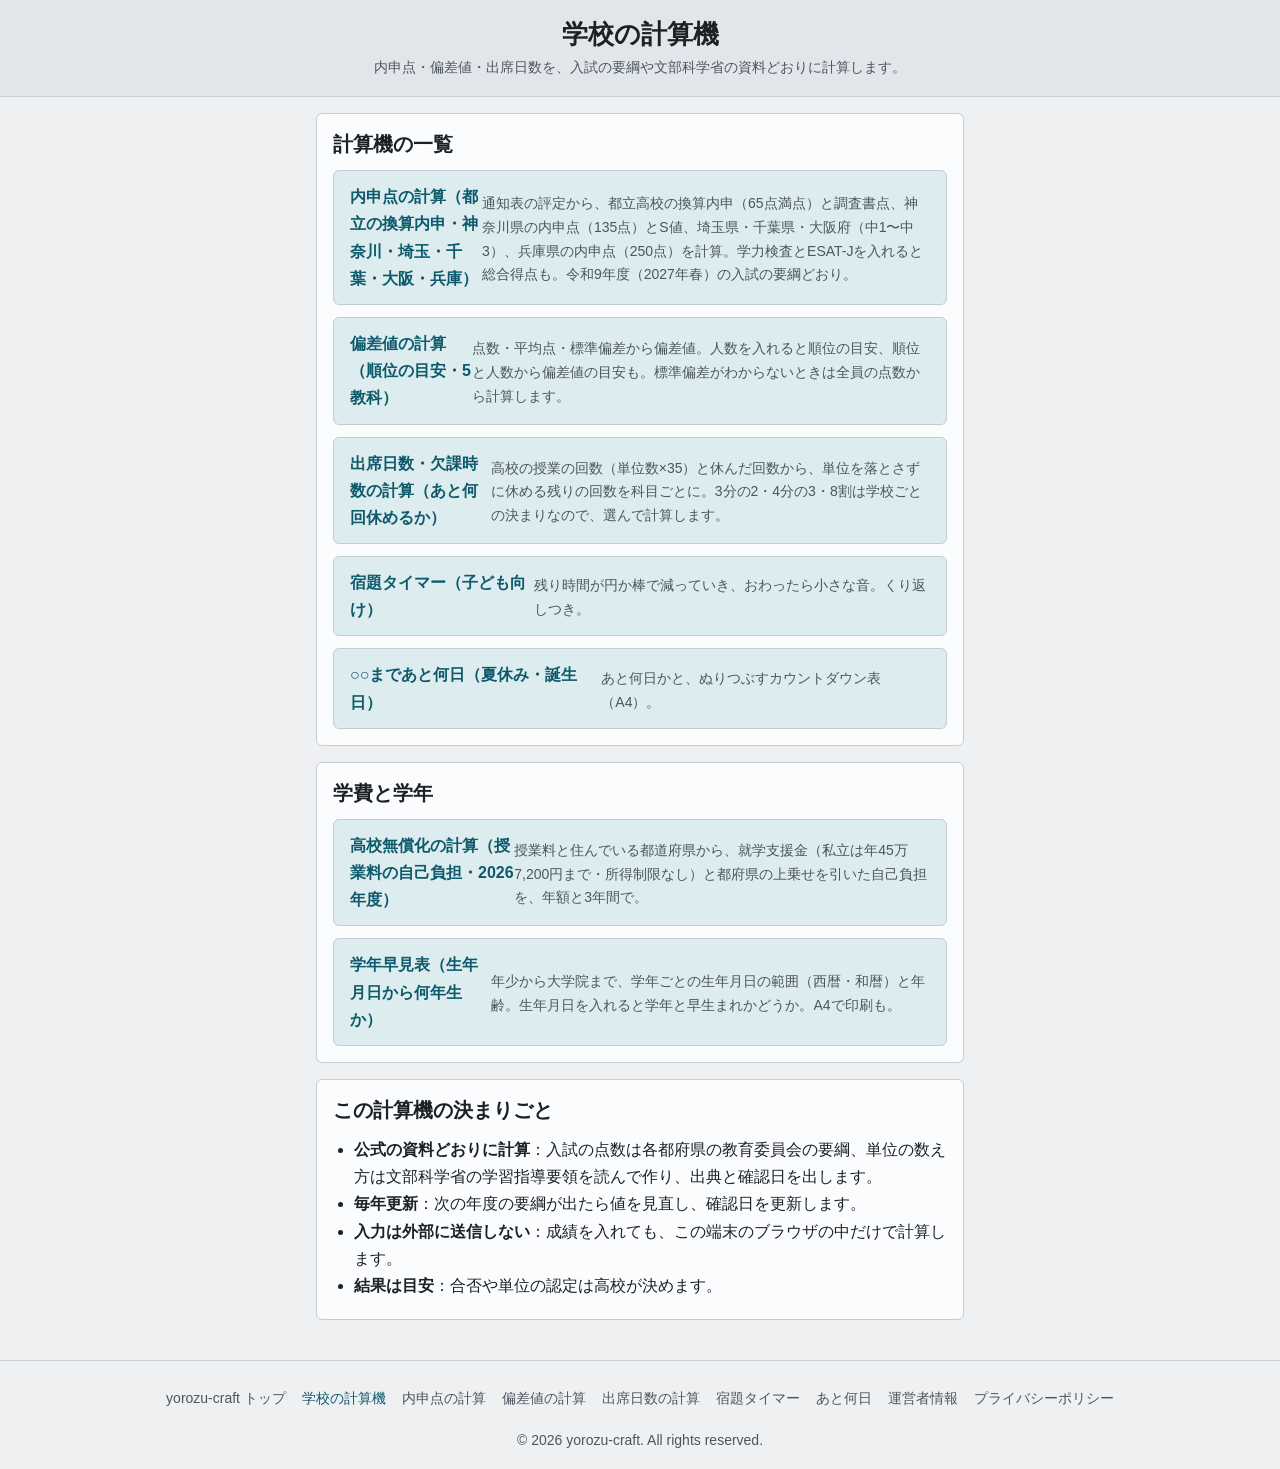
<file: index.html>
<!DOCTYPE html>
<html lang="ja">
<head>
  <meta charset="UTF-8">
  <meta name="viewport" content="width=device-width, initial-scale=1.0">
  <title>学校の計算機（内申点・偏差値・出席日数）｜yorozu-craft</title>
  <meta name="description" content="都立の換算内申・神奈川・埼玉・千葉・大阪・兵庫の内申点、テストの偏差値と順位の目安、高校の出席日数（あと何回休めるか）の計算。入試の要綱や文部科学省の資料を確かめて作り、出典と確認日つき。登録不要・無料で、入力はブラウザの外に送信しません。">
  <meta name="robots" content="index, follow">
  <link rel="canonical" href="https://yorozu-craft.com/gakko-keisan/">

  <meta property="og:title" content="学校の計算機（内申点・偏差値・出席日数）｜yorozu-craft">
  <meta property="og:description" content="都立の換算内申・神奈川・埼玉・千葉・大阪・兵庫の内申点、偏差値と順位の目安、高校の出席日数（あと何回休めるか）の計算。出典と確認日つき。">
  <meta property="og:type" content="website">
  <meta property="og:url" content="https://yorozu-craft.com/gakko-keisan/">
  <meta property="og:site_name" content="yorozu-craft">
  <meta property="og:locale" content="ja_JP">
  <meta property="og:image" content="https://yorozu-craft.com/gakko-keisan/og-image.png">
  <meta property="og:image:width" content="1200">
  <meta property="og:image:height" content="630">
  <meta name="twitter:card" content="summary_large_image">
  <meta name="theme-color" content="#eef0f2" media="(prefers-color-scheme: light)">
  <meta name="theme-color" content="#15191d" media="(prefers-color-scheme: dark)">

  <script type="application/ld+json">
  {
    "@context": "https://schema.org",
    "@type": "WebApplication",
    "name": "学校の計算機",
    "description": "都立の換算内申・神奈川・埼玉・千葉・大阪・兵庫の内申点、偏差値と順位の目安、高校の出席日数（あと何回休めるか）の計算。出典と確認日つき。",
    "url": "https://yorozu-craft.com/gakko-keisan/",
    "applicationCategory": "EducationalApplication",
    "operatingSystem": "All",
    "offers": { "@type": "Offer", "price": "0", "priceCurrency": "JPY" },
    "inLanguage": "ja"
  }
  </script>

  <!-- Google AdSense: サイト所有確認の meta だけ。AdSense 審査が通るまで本文の薄いページは広告 script を外す（2026-10-04）。通ったら本文を足してから戻す -->
  <meta name="google-adsense-account" content="ca-pub-5375267956079717">

  <link rel="icon" href="./favicon.svg" type="image/svg+xml">
  <link rel="manifest" href="/manifest.webmanifest">
  <link rel="apple-touch-icon" href="./apple-touch-icon.png">
  <link rel="stylesheet" href="./style.css">
</head>
<body>

  <header class="app-header">
    <h1>学校の計算機</h1>
    <p class="subtitle">内申点・偏差値・出席日数を、入試の要綱や文部科学省の資料どおりに計算します。</p>
  </header>

  <main class="app-main">

    <section class="card" aria-labelledby="h-list">
      <h2 id="h-list">計算機の一覧</h2>
      <ul class="calc-list">
        <li>
          <a href="./naishin/">
            <span class="name">内申点の計算（都立の換算内申・神奈川・埼玉・千葉・大阪・兵庫）</span>
            <span class="desc">通知表の評定から、都立高校の換算内申（65点満点）と調査書点、神奈川県の内申点（135点）とS値、埼玉県・千葉県・大阪府（中1〜中3）、兵庫県の内申点（250点）を計算。学力検査とESAT-Jを入れると総合得点も。令和9年度（2027年春）の入試の要綱どおり。</span>
          </a>
        </li>
        <li>
          <a href="./hensachi/">
            <span class="name">偏差値の計算（順位の目安・5教科）</span>
            <span class="desc">点数・平均点・標準偏差から偏差値。人数を入れると順位の目安、順位と人数から偏差値の目安も。標準偏差がわからないときは全員の点数から計算します。</span>
          </a>
        </li>
        <li>
          <a href="./shusseki/">
            <span class="name">出席日数・欠課時数の計算（あと何回休めるか）</span>
            <span class="desc">高校の授業の回数（単位数×35）と休んだ回数から、単位を落とさずに休める残りの回数を科目ごとに。3分の2・4分の3・8割は学校ごとの決まりなので、選んで計算します。</span>
          </a>
        </li>
        <li>
          <a href="./timer/">
            <span class="name">宿題タイマー（子ども向け）</span>
            <span class="desc">残り時間が円か棒で減っていき、おわったら小さな音。くり返しつき。</span>
          </a>
        </li>
        <li>
          <a href="./atonannichi/">
            <span class="name">○○まであと何日（夏休み・誕生日）</span>
            <span class="desc">あと何日かと、ぬりつぶすカウントダウン表（A4）。</span>
          </a>
        </li>
      </ul>
    </section>

    <section class="card" aria-labelledby="h-gakuhi">
      <h2 id="h-gakuhi">学費と学年</h2>
      <ul class="calc-list">
        <li>
          <a href="../seido-keisan/koko-mushoka/">
            <span class="name">高校無償化の計算（授業料の自己負担・2026年度）</span>
            <span class="desc">授業料と住んでいる都道府県から、就学支援金（私立は年45万7,200円まで・所得制限なし）と都府県の上乗せを引いた自己負担を、年額と3年間で。</span>
          </a>
        </li>
        <li>
          <a href="../gengo/gakunen/">
            <span class="name">学年早見表（生年月日から何年生か）</span>
            <span class="desc">年少から大学院まで、学年ごとの生年月日の範囲（西暦・和暦）と年齢。生年月日を入れると学年と早生まれかどうか。A4で印刷も。</span>
          </a>
        </li>
      </ul>
    </section>

    <section class="card content" aria-labelledby="h-policy">
      <h2 id="h-policy">この計算機の決まりごと</h2>
      <ul>
        <li><strong>公式の資料どおりに計算</strong>：入試の点数は各都府県の教育委員会の要綱、単位の数え方は文部科学省の学習指導要領を読んで作り、出典と確認日を出します。</li>
        <li><strong>毎年更新</strong>：次の年度の要綱が出たら値を見直し、確認日を更新します。</li>
        <li><strong>入力は外部に送信しない</strong>：成績を入れても、この端末のブラウザの中だけで計算します。</li>
        <li><strong>結果は目安</strong>：合否や単位の認定は高校が決めます。</li>
      </ul>
    </section>

  </main>

  <footer class="app-footer">
    <nav class="footer-nav" aria-label="フッターナビゲーション">
      <ul>
        <li><a href="../">yorozu-craft トップ</a></li>
        <li><a href="./" aria-current="page">学校の計算機</a></li>
        <li><a href="./naishin/">内申点の計算</a></li>
        <li><a href="./hensachi/">偏差値の計算</a></li>
        <li><a href="./shusseki/">出席日数の計算</a></li>
        <li><a href="./timer/">宿題タイマー</a></li>
        <li><a href="./atonannichi/">あと何日</a></li>
        <li><a href="../about.html">運営者情報</a></li>
        <li><a href="../privacy-policy.html">プライバシーポリシー</a></li>
      </ul>
    </nav>
    <p>&copy; 2026 yorozu-craft. All rights reserved.</p>
  </footer>

  <!-- Cloudflare Web Analytics（Cookie を使わないアクセス解析） --><script type='module' src='https://static.cloudflareinsights.com/beacon.min.js' data-cf-beacon='{"token": "b79bf821e1fd4b6683866d493b1de426"}'></script><!-- End Cloudflare Web Analytics -->
</body>
</html>
</file>
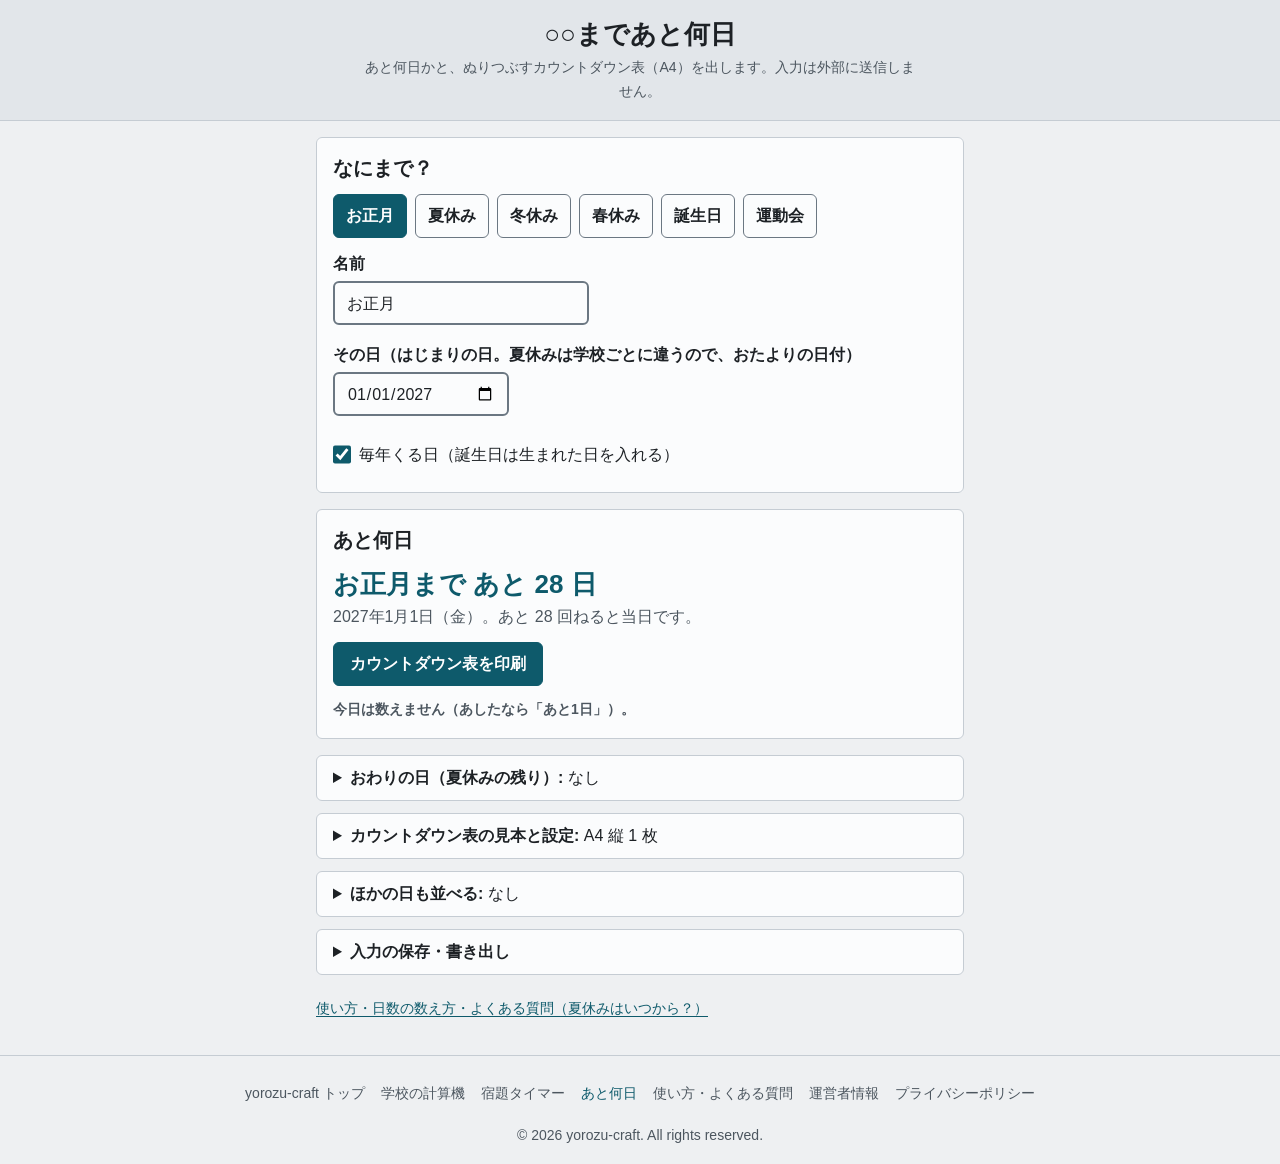
<file: atonannichi/index.html>
<!DOCTYPE html>
<html lang="ja">
<head>
  <meta charset="UTF-8">
  <meta name="viewport" content="width=device-width, initial-scale=1.0">
  <title>○○まであと何日（夏休み・誕生日のカウントダウン、印刷できる表つき）｜学校の計算機｜yorozu-craft</title>
  <meta name="description" content="夏休み・冬休み・誕生日まであと何日かを計算し、1日ずつぬりつぶすカウントダウン表をA4で印刷できます。夏休みの残り日数、誕生日は毎年の日で。日付は学校や家の予定に合わせて自分で入れます。登録不要・無料。">
  <meta name="robots" content="index, follow">
  <link rel="canonical" href="https://yorozu-craft.com/gakko-keisan/atonannichi/">

  <meta property="og:title" content="○○まであと何日（夏休み・誕生日のカウントダウン）｜学校の計算機｜yorozu-craft">
  <meta property="og:description" content="夏休み・誕生日まであと何日か。1日ずつぬりつぶすカウントダウン表をA4で印刷。">
  <meta property="og:type" content="website">
  <meta property="og:url" content="https://yorozu-craft.com/gakko-keisan/atonannichi/">
  <meta property="og:site_name" content="yorozu-craft">
  <meta property="og:locale" content="ja_JP">
  <meta property="og:image" content="https://yorozu-craft.com/gakko-keisan/og-image.png">
  <meta property="og:image:width" content="1200">
  <meta property="og:image:height" content="630">
  <meta name="twitter:card" content="summary_large_image">
  <meta name="theme-color" content="#eef0f2" media="(prefers-color-scheme: light)">
  <meta name="theme-color" content="#15191d" media="(prefers-color-scheme: dark)">

  <script type="application/ld+json">
  {
    "@context": "https://schema.org",
    "@type": "WebApplication",
    "name": "○○まであと何日",
    "description": "夏休み・誕生日まであと何日か。1日ずつぬりつぶすカウントダウン表をA4で印刷。",
    "url": "https://yorozu-craft.com/gakko-keisan/atonannichi/",
    "applicationCategory": "EducationalApplication",
    "operatingSystem": "All",
    "offers": { "@type": "Offer", "price": "0", "priceCurrency": "JPY" },
    "inLanguage": "ja"
  }
  </script>

  <!-- Google AdSense: 子どもが見る画面なので所有確認の meta だけ（広告は使い方ページに出す。README の決定 D18 と同じ） -->
  <meta name="google-adsense-account" content="ca-pub-5375267956079717">

  <link rel="icon" href="../favicon.svg" type="image/svg+xml">
  <link rel="manifest" href="/manifest.webmanifest">
  <link rel="apple-touch-icon" href="../apple-touch-icon.png">
  <link rel="stylesheet" href="../style.css">
  <link rel="stylesheet" href="./atonannichi.css">
</head>
<body>

  <header class="app-header">
    <h1>○○まであと何日</h1>
    <p class="subtitle">あと何日かと、ぬりつぶすカウントダウン表（A4）を出します。入力は外部に送信しません。</p>
  </header>

  <main class="app-main">
    <form id="form" autocomplete="off" onsubmit="return false">
      <fieldset class="card req">
        <legend>なにまで？</legend>
        <div class="quick" id="quick" aria-label="名前の例">
          <button type="button" class="chip" data-name="お正月" data-yearly="1">お正月</button>
          <button type="button" class="chip" data-name="夏休み">夏休み</button>
          <button type="button" class="chip" data-name="冬休み">冬休み</button>
          <button type="button" class="chip" data-name="春休み">春休み</button>
          <button type="button" class="chip" data-name="誕生日" data-yearly="1">誕生日</button>
          <button type="button" class="chip" data-name="運動会">運動会</button>
        </div>
        <div class="field">
          <label for="name">名前</label>
          <input type="text" id="name" maxlength="20" placeholder="例：夏休み">
        </div>
        <div class="field">
          <label for="date">その日（はじまりの日。夏休みは学校ごとに違うので、おたよりの日付）</label>
          <input type="date" id="date" min="1900-01-01" max="2200-12-31">
        </div>
        <label class="inline"><input type="checkbox" id="yearly"> 毎年くる日（誕生日は生まれた日を入れる）</label>
      </fieldset>

      <section class="card result-card" id="result-card" tabindex="-1" aria-labelledby="h-result">
        <h2 id="h-result">あと何日</h2>
        <div id="result-main" aria-live="polite">
          <p class="result-big" id="r-big">—</p>
          <p class="result-sub" id="r-sub"></p>
        </div>
        <div class="btn-row">
          <button type="button" class="btn btn-primary" id="print" disabled>カウントダウン表を印刷</button>
        </div>
        <output class="small" id="print-note"></output>
      </section>

      <details class="card opt" id="d-end">
        <summary>おわりの日（夏休みの残り）: <span class="opt-state">なし</span></summary>
        <div class="field">
          <label for="end">おわりの日</label>
          <input type="date" id="end" min="1900-01-01" max="2200-12-31">
          <p class="hint">始まったあとは、今日をふくめた残りの日数を出します。</p>
        </div>
      </details>

      <details class="card opt" id="d-sheet">
        <summary>カウントダウン表の見本と設定: <span class="opt-state">A4 縦</span></summary>
        <div class="preview-wrap" id="preview-wrap"><div class="preview" id="preview"></div></div>
        <p class="small" id="sheet-info"></p>
        <div class="field">
          <label for="from">表のはじまり</label>
          <input type="date" id="from" min="1900-01-01" max="2200-12-31">
          <p class="hint">空なら今日から。366日先まで入ります。</p>
        </div>
        <fieldset class="grades" id="goal-box" hidden>
          <legend>表で数える日</legend>
          <label class="inline"><input type="radio" name="goal" value="start"> はじまりの日まで</label>
          <label class="inline"><input type="radio" name="goal" value="end"> おわりの日まで（残りを数える）</label>
        </fieldset>
        <label class="inline"><input type="checkbox" id="nameLine"> 「なまえ」を書く欄を入れる</label>
        <label class="inline"><input type="checkbox" id="credit"> 下のすみにサイトの名前を入れる</label>
      </details>

      <details class="card opt" id="d-list">
        <summary>ほかの日も並べる: <span class="opt-state">なし</span></summary>
        <p class="small">近い順に並べます。表を印刷したい日は「上に出す」で上に入れます。</p>
        <div class="rows list-rows" id="rows"></div>
        <div class="btn-row"><button type="button" class="btn" id="add-row">＋ 日を足す</button></div>
        <ul class="list-out" id="list-out"></ul>
      </details>

      <details class="card opt no-print" id="d-file">
        <summary>入力の保存・書き出し</summary>
        <p class="small">入力内容はこの端末のブラウザ（localStorage、キー <code>gakko-keisan_atonannichi</code>）にだけ保存され、外部には送信されません。書き出し・読み込み・消去はこの画面のボタンから。</p>
        <div class="btn-row">
          <button type="button" class="btn" id="export">ファイルに書き出す</button>
          <button type="button" class="btn" id="import">ファイルから読み込む</button>
          <button type="button" class="btn" data-reset-storage="gakko-keisan_atonannichi">保存した内容をすべて消す（初期状態に戻す）</button>
          <input type="file" id="import-file" accept="application/json,.json" hidden>
        </div>
        <p class="small" id="file-msg" role="status"></p>
      </details>

      <p class="small link-row"><a href="./guide.html">使い方・日数の数え方・よくある質問（夏休みはいつから？）</a></p>
    </form>
  </main>

  <footer class="app-footer">
    <nav class="footer-nav" aria-label="フッターナビゲーション">
      <ul>
        <li><a href="../../">yorozu-craft トップ</a></li>
        <li><a href="../">学校の計算機</a></li>
        <li><a href="../timer/">宿題タイマー</a></li>
        <li><a href="./" aria-current="page">あと何日</a></li>
        <li><a href="./guide.html">使い方・よくある質問</a></li>
        <li><a href="../../about.html">運営者情報</a></li>
        <li><a href="../../privacy-policy.html">プライバシーポリシー</a></li>
      </ul>
    </nav>
    <p>&copy; 2026 yorozu-craft. All rights reserved.</p>
  </footer>

  <!-- 印刷するカウントダウン表（画面では出さない。見本は #preview に縮小して写す） -->
  <div id="sheet" class="sheet-print" aria-hidden="true"></div>

  <script src="../used.js"></script>
  <script src="../lib/atonannichi.js"></script>
  <script src="../lib/common.js"></script>
  <script src="../lib/screen.js"></script>
  <script src="../reset-storage.js"></script>
  <script src="./app.js"></script>
  <!-- Cloudflare Web Analytics（Cookie を使わないアクセス解析） --><script type='module' src='https://static.cloudflareinsights.com/beacon.min.js' data-cf-beacon='{"token": "b79bf821e1fd4b6683866d493b1de426"}'></script><!-- End Cloudflare Web Analytics -->
</body>
</html>
</file>
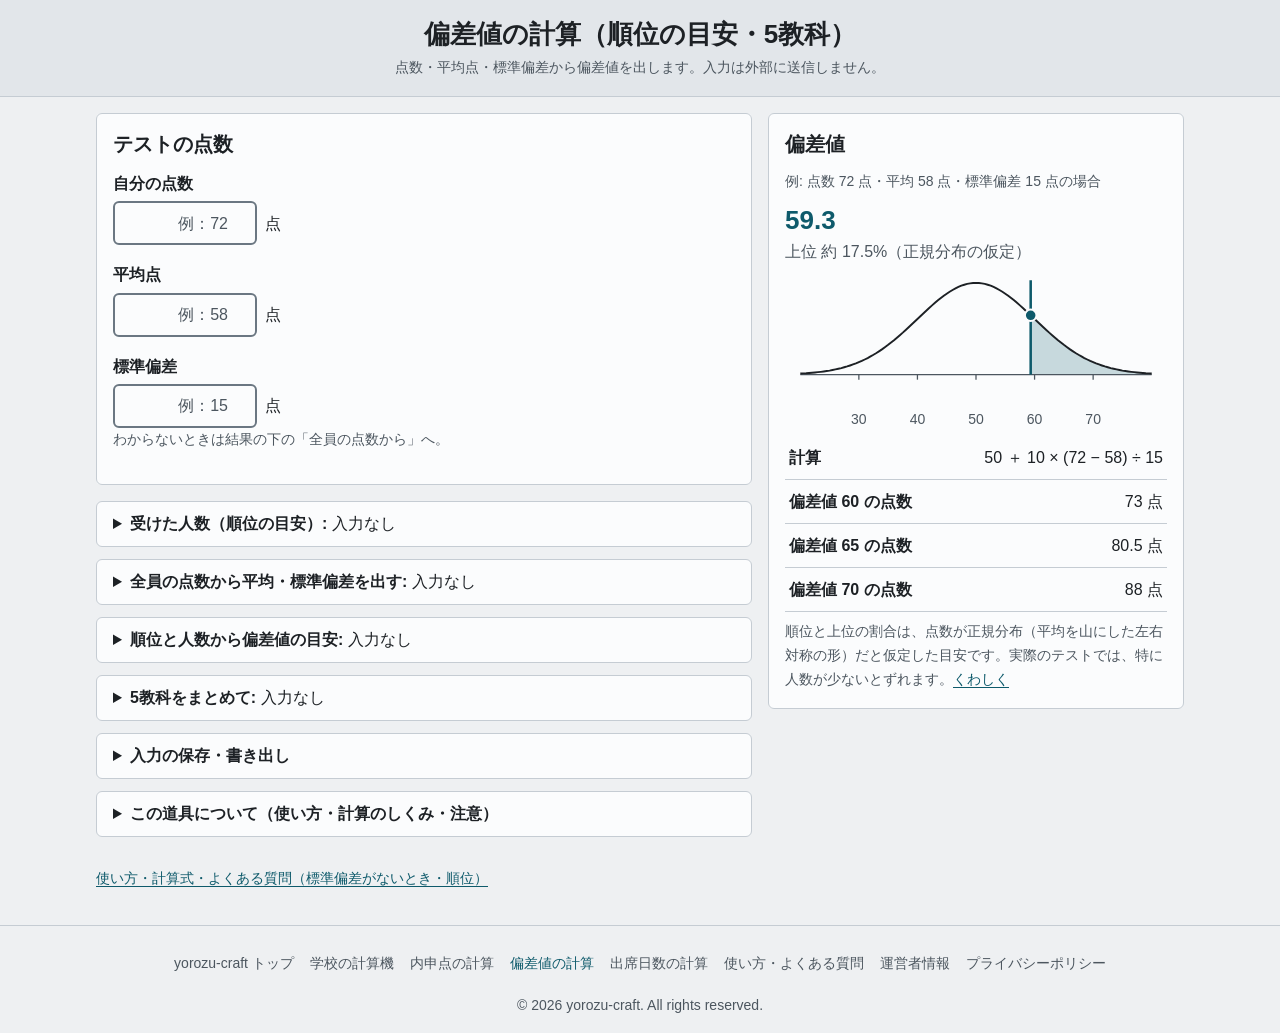
<file: hensachi/index.html>
<!DOCTYPE html>
<html lang="ja">
<head>
  <meta charset="UTF-8">
  <meta name="viewport" content="width=device-width, initial-scale=1.0">
  <title>偏差値 計算 点数・平均点から 順位の目安も｜無料・登録不要｜yorozu-craft</title>
  <meta name="description" content="テストの点数・平均点・標準偏差を入れると偏差値がわかります。人数から順位の目安、順位から偏差値の目安も。標準偏差がわからないときは全員の点数を貼り付けて計算。5教科まとめて。結果は目安です。">
  <meta name="robots" content="index, follow">
  <link rel="canonical" href="https://yorozu-craft.com/gakko-keisan/hensachi/">

  <meta property="og:title" content="偏差値 計算 点数・平均点から 順位の目安も｜無料・登録不要｜yorozu-craft">
  <meta property="og:description" content="テストの点数・平均点・標準偏差を入れると偏差値がわかります。人数から順位の目安、順位から偏差値の目安も。標準偏差がわからないときは全員の点数を貼り付けて計算。5教科まとめて。結果は目安です。">
  <meta property="og:type" content="website">
  <meta property="og:url" content="https://yorozu-craft.com/gakko-keisan/hensachi/">
  <meta property="og:site_name" content="yorozu-craft">
  <meta property="og:locale" content="ja_JP">
  <meta property="og:image" content="https://yorozu-craft.com/gakko-keisan/og-image.png">
  <meta property="og:image:width" content="1200">
  <meta property="og:image:height" content="630">
  <meta name="twitter:card" content="summary_large_image">
  <meta name="theme-color" content="#eef0f2" media="(prefers-color-scheme: light)">
  <meta name="theme-color" content="#15191d" media="(prefers-color-scheme: dark)">

  <script type="application/ld+json">
  {
    "@context": "https://schema.org",
    "@type": "WebApplication",
    "name": "偏差値の計算（順位の目安・5教科）",
    "description": "テストの点数・平均点・標準偏差を入れると偏差値がわかります。人数から順位の目安、順位から偏差値の目安も。標準偏差がわからないときは全員の点数を貼り付けて計算。5教科まとめて。結果は目安です。",
    "url": "https://yorozu-craft.com/gakko-keisan/hensachi/",
    "applicationCategory": "EducationalApplication",
    "operatingSystem": "All",
    "offers": { "@type": "Offer", "price": "0", "priceCurrency": "JPY" },
    "inLanguage": "ja"
  }
  </script>

  <!-- Google AdSense: サイト所有確認の meta だけ。AdSense 審査が通るまで本文の薄いページは広告 script を外す（2026-10-04）。通ったら本文を足してから戻す -->
  <meta name="google-adsense-account" content="ca-pub-5375267956079717">

  <link rel="icon" href="../favicon.svg" type="image/svg+xml">
  <link rel="manifest" href="/manifest.webmanifest">
  <link rel="apple-touch-icon" href="../apple-touch-icon.png">
  <link rel="stylesheet" href="../style.css">
</head>
<body>

  <div class="fixed-bar" id="fixbar" role="status" hidden>
    <a href="#result-card"><span id="fixbar-text"></span> ▸ 結果へ</a>
  </div>

  <header class="app-header">
    <h1>偏差値の計算（順位の目安・5教科）</h1>
    <p class="subtitle">点数・平均点・標準偏差から偏差値を出します。入力は外部に送信しません。</p>
  </header>

  <main class="app-main layout-2col">
    <form id="form" autocomplete="off" onsubmit="return false">
      <fieldset class="card req">
        <legend>テストの点数</legend>
        <div class="field">
          <label for="score">自分の点数</label>
          <div class="row"><input type="number" id="score" inputmode="decimal" step="any" placeholder="例：72"><span class="unit">点</span></div>
        </div>
        <div class="field">
          <label for="mean">平均点</label>
          <div class="row"><input type="number" id="mean" inputmode="decimal" step="any" placeholder="例：58"><span class="unit">点</span></div>
        </div>
        <div class="field">
          <label for="sd">標準偏差</label>
          <div class="row"><input type="number" id="sd" inputmode="decimal" step="any" min="0" placeholder="例：15"><span class="unit">点</span></div>
          <p class="hint">わからないときは結果の下の「全員の点数から」へ。</p>
        </div>
      </fieldset>

      <section class="card result-card" id="result-card" tabindex="-1" aria-labelledby="h-result">
        <h2 id="h-result">偏差値</h2>
        <p class="ex-note" id="r-example" hidden></p>
        <div id="result-main" aria-live="polite">
          <p class="result-big" id="r-big">—</p>
          <p class="result-sub" id="r-sub">3つを入れると出ます。</p>
        </div>
        <div id="bell" class="bell"></div>
        <div class="table-wrap"><table class="steps" id="r-table"><tbody></tbody></table></div>
        <p class="small">順位と上位の割合は、点数が正規分布（平均を山にした左右対称の形）だと仮定した目安です。実際のテストでは、特に人数が少ないとずれます。<a href="./guide.html#rank">くわしく</a></p>
      </section>

      <details class="card opt" id="d-n">
        <summary>受けた人数（順位の目安）: <span class="opt-state">入力なし</span></summary>
        <div class="field">
          <label for="n">受けた人数</label>
          <div class="row"><input type="number" id="n" inputmode="numeric" min="1" step="1" placeholder="例：160"><span class="unit">人</span></div>
        </div>
      </details>

      <details class="card opt" id="d-list">
        <summary>全員の点数から平均・標準偏差を出す: <span class="opt-state">入力なし</span></summary>
        <div class="field">
          <label for="list">全員の点数（改行・空白・カンマで区切る）</label>
          <textarea id="list" rows="4" placeholder="例：72 65 80 45 58 …"></textarea>
        </div>
        <p class="result-sub" id="list-out" aria-live="polite"></p>
        <div class="btn-row"><button type="button" class="btn" id="list-use" disabled>この平均と標準偏差を上に入れる</button></div>
      </details>

      <details class="card opt" id="d-rank">
        <summary>順位と人数から偏差値の目安: <span class="opt-state">入力なし</span></summary>
        <p class="small">定期テストで標準偏差が出ないときに。</p>
        <div class="field">
          <label for="rk">順位</label>
          <div class="row"><input type="number" id="rk" inputmode="numeric" min="1" step="1" placeholder="例：12"><span class="unit">位</span></div>
        </div>
        <div class="field">
          <label for="rn">人数</label>
          <div class="row"><input type="number" id="rn" inputmode="numeric" min="1" step="1" placeholder="例：160"><span class="unit">人</span></div>
        </div>
        <p class="result-sub" id="rank-out" aria-live="polite"></p>
      </details>

      <details class="card opt" id="d-5">
        <summary>5教科をまとめて: <span class="opt-state">入力なし</span></summary>
        <p class="small">教科ごとの偏差値を出します。5教科の合計の偏差値は、合計点・合計の平均・合計の標準偏差を上の3つの欄に入れて出してください（教科ごとの標準偏差からは出せません）。</p>
        <div class="table-wrap">
          <table class="steps five" id="five">
            <thead><tr><th>教科</th><th>点数</th><th>平均</th><th>標準偏差</th><th>偏差値</th></tr></thead>
            <tbody></tbody>
          </table>
        </div>
      </details>

      <details class="card opt no-print" id="d-file">
        <summary>入力の保存・書き出し</summary>
        <p class="small">入力内容はこの端末のブラウザ（localStorage、キー <code>gakko-keisan_hensachi</code>）にだけ保存され、外部には送信されません。書き出し・読み込み・消去はこの画面のボタンから。</p>
        <div class="btn-row">
          <button type="button" class="btn" id="export">ファイルに書き出す</button>
          <button type="button" class="btn" id="import">ファイルから読み込む</button>
          <button type="button" class="btn" data-reset-storage="gakko-keisan_hensachi">保存した内容をすべて消す（初期状態に戻す）</button>
          <input type="file" id="import-file" accept="application/json,.json" hidden>
        </div>
        <p class="small" id="file-msg" role="status"></p>
      </details>

      <!-- about-tool: 道具の説明（使い方ページの要約。AdSense 審査 2026-10-04） -->
      <details class="about-tool card opt no-print" id="about-tool">
        <summary>この道具について（使い方・計算のしくみ・注意）</summary>
        <h3>偏差値の計算でわかること</h3>
        <p>テストの点数・平均点・標準偏差から偏差値を出し、上位何%にいるかの目安も出します。受けた人数を入れれば順位の目安が、順位と人数からは偏差値の目安がわかります。定期テストや模試の結果を見直す中高生や保護者が、標準偏差が配られていないときにも使えるようにしています。</p>
        <h3>使い方の要点</h3>
        <ul>
        <li>自分の点数・平均点・標準偏差の3つを入れると、偏差値と上位の割合が出ます。</li>
        <li>標準偏差がわからないときは「全員の点数から平均・標準偏差を出す」に点数を貼り付けるか、「順位と人数から偏差値の目安」を開きます。</li>
        <li>「5教科をまとめて」では、教科ごとの偏差値を並べます。</li>
        </ul>
        <h3>計算のしくみ</h3>
        <p>偏差値 ＝ 50 ＋ 10 ×（点数 − 平均点）÷ 標準偏差 です。点数72・平均58・標準偏差15なら59.3になります。全員の点数から出す標準偏差は、全員を母集団とみなして人数で割ります。順位と上位の割合は、点数が平均を山にした左右対称の分布（正規分布）に従うと仮定した値で、この仮定では偏差値60が上位約15.9%、70が約2.3%です。</p>
        <h3>注意</h3>
        <p>この計算は目安です。模試の偏差値は、その模試を受けた人の中での位置です。実際のテストは満点近くに人が集まるなどして正規分布とずれ、人数が少ないほどずれは大きくなります。5教科の合計の偏差値は、教科ごとの偏差値の平均とは一致しません。</p>
        <p>式の例と、標準偏差がないときの質問は<a href="./guide.html">偏差値の計算の使い方</a>に。</p>
      </details>
      <!-- /about-tool -->
      <p class="small link-row"><a href="./guide.html">使い方・計算式・よくある質問（標準偏差がないとき・順位）</a></p>
    </form>
  </main>

  <footer class="app-footer">
    <nav class="footer-nav" aria-label="フッターナビゲーション">
      <ul>
        <li><a href="../../">yorozu-craft トップ</a></li>
        <li><a href="../">学校の計算機</a></li>
        <li><a href="../naishin/">内申点の計算</a></li>
        <li><a href="./" aria-current="page">偏差値の計算</a></li>
        <li><a href="../shusseki/">出席日数の計算</a></li>
        <li><a href="./guide.html">使い方・よくある質問</a></li>
        <li><a href="../../about.html">運営者情報</a></li>
        <li><a href="../../privacy-policy.html">プライバシーポリシー</a></li>
      </ul>
    </nav>
    <p>&copy; 2026 yorozu-craft. All rights reserved.</p>
  </footer>

  <script src="../used.js"></script>
  <script src="../lib/hensachi.js"></script>
  <script src="../lib/example.js"></script>
  <script src="../lib/common.js"></script>
  <script src="../lib/screen.js"></script>
  <script src="../reset-storage.js"></script>
  <script src="./app.js"></script>
  <!-- Cloudflare Web Analytics（Cookie を使わないアクセス解析） --><script type='module' src='https://static.cloudflareinsights.com/beacon.min.js' data-cf-beacon='{"token": "b79bf821e1fd4b6683866d493b1de426"}'></script><!-- End Cloudflare Web Analytics -->
</body>
</html>
</file>
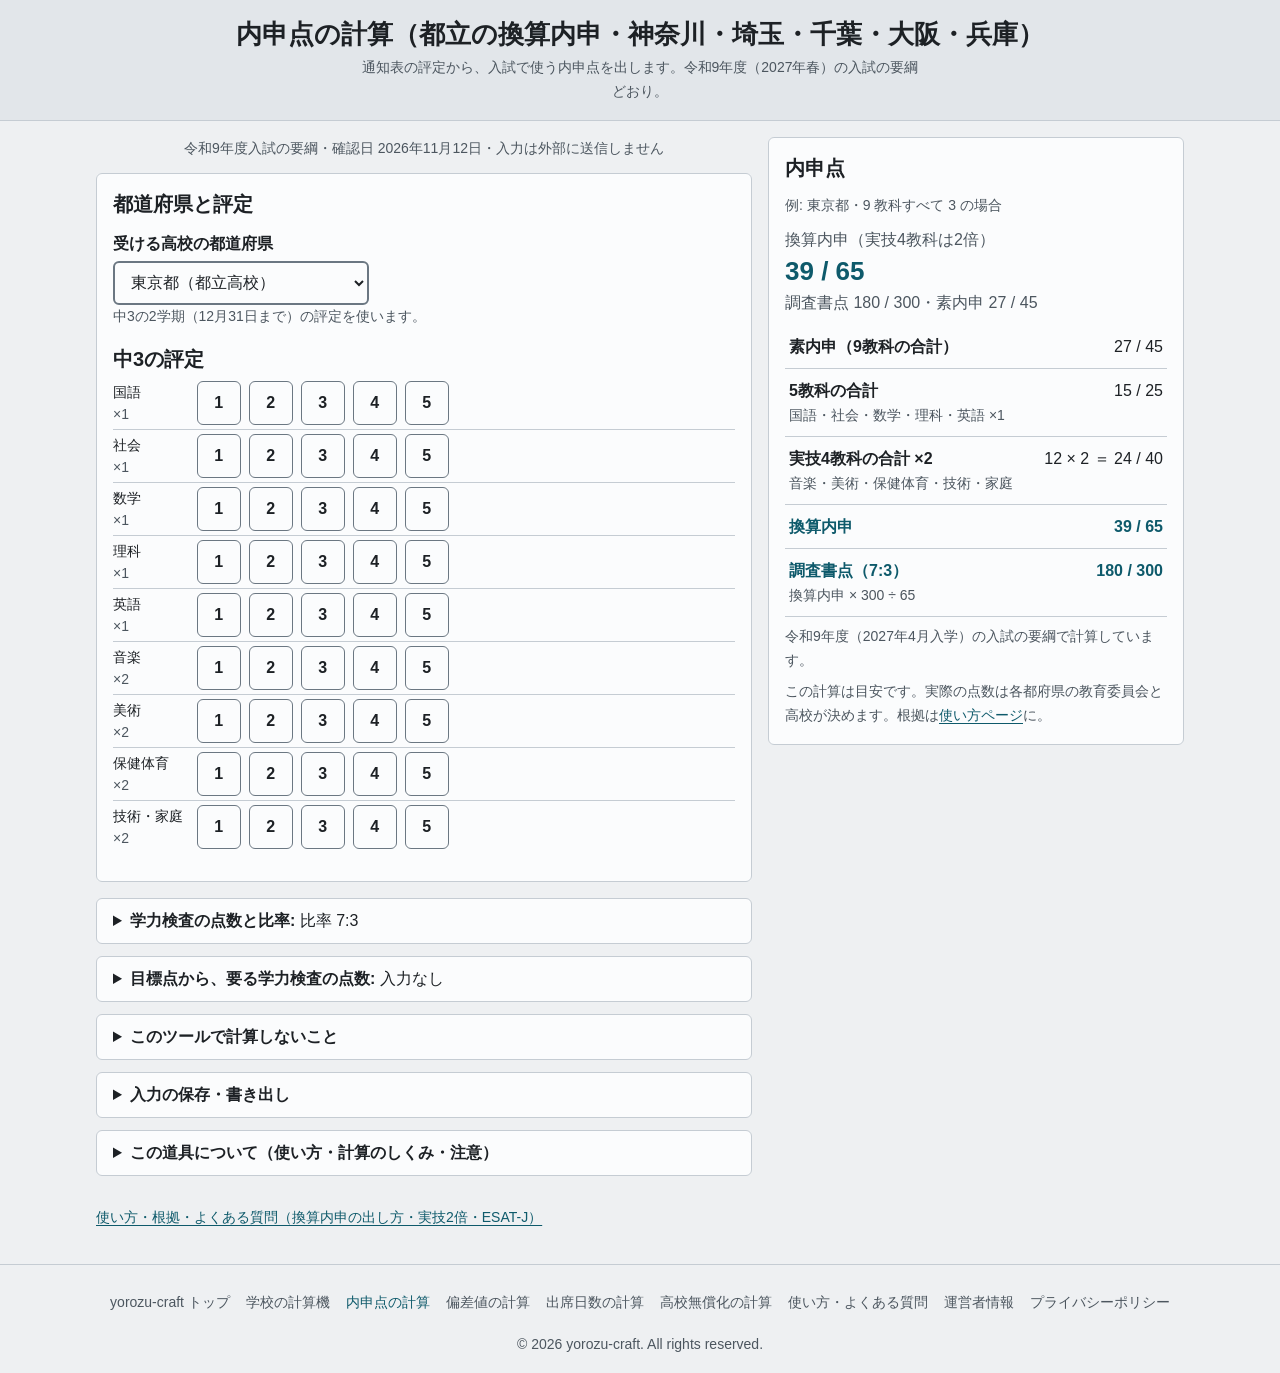
<file: naishin/index.html>
<!DOCTYPE html>
<html lang="ja">
<head>
  <meta charset="UTF-8">
  <meta name="viewport" content="width=device-width, initial-scale=1.0">
  <title>内申点 計算 都立・神奈川・埼玉・千葉・大阪・兵庫｜無料・登録不要｜yorozu-craft</title>
  <meta name="description" content="中学生が通知表の評定を入れると、令和9年度（2027年春）入試の都立の換算内申・調査書点、神奈川のS値、埼玉・千葉・大阪・兵庫の内申点がわかります。学力検査を足した総合得点も。結果は目安です。登録不要。">
  <meta name="robots" content="index, follow">
  <link rel="canonical" href="https://yorozu-craft.com/gakko-keisan/naishin/">

  <meta property="og:title" content="内申点 計算 都立・神奈川・埼玉・千葉・大阪・兵庫｜無料・登録不要｜yorozu-craft">
  <meta property="og:description" content="中学生が通知表の評定を入れると、令和9年度（2027年春）入試の都立の換算内申・調査書点、神奈川のS値、埼玉・千葉・大阪・兵庫の内申点がわかります。学力検査を足した総合得点も。結果は目安です。登録不要。">
  <meta property="og:type" content="website">
  <meta property="og:url" content="https://yorozu-craft.com/gakko-keisan/naishin/">
  <meta property="og:site_name" content="yorozu-craft">
  <meta property="og:locale" content="ja_JP">
  <meta property="og:image" content="https://yorozu-craft.com/gakko-keisan/og-image.png">
  <meta property="og:image:width" content="1200">
  <meta property="og:image:height" content="630">
  <meta name="twitter:card" content="summary_large_image">
  <meta name="theme-color" content="#eef0f2" media="(prefers-color-scheme: light)">
  <meta name="theme-color" content="#15191d" media="(prefers-color-scheme: dark)">

  <script type="application/ld+json">
  {
    "@context": "https://schema.org",
    "@type": "WebApplication",
    "name": "内申点の計算（都立の換算内申・神奈川・埼玉・千葉・大阪・兵庫）",
    "description": "中学生が通知表の評定を入れると、令和9年度（2027年春）入試の都立の換算内申・調査書点、神奈川のS値、埼玉・千葉・大阪・兵庫の内申点がわかります。学力検査を足した総合得点も。結果は目安です。登録不要。",
    "url": "https://yorozu-craft.com/gakko-keisan/naishin/",
    "applicationCategory": "EducationalApplication",
    "operatingSystem": "All",
    "offers": { "@type": "Offer", "price": "0", "priceCurrency": "JPY" },
    "inLanguage": "ja"
  }
  </script>

  <!-- Google AdSense: サイト所有確認の meta だけ。AdSense 審査が通るまで本文の薄いページは広告 script を外す（2026-10-04）。通ったら本文を足してから戻す -->
  <meta name="google-adsense-account" content="ca-pub-5375267956079717">

  <link rel="icon" href="../favicon.svg" type="image/svg+xml">
  <link rel="manifest" href="/manifest.webmanifest">
  <link rel="apple-touch-icon" href="../apple-touch-icon.png">
  <link rel="stylesheet" href="../style.css">
</head>
<body>

  <!-- 固定バー（SCREEN.md 1.1・D59）: 結果が出たあと、結果が画面の外にあるときだけ上端に出す -->
  <div class="fixed-bar" id="fixbar" role="status" hidden>
    <a href="#result-card"><span id="fixbar-text"></span> ▸ 結果へ</a>
  </div>

  <header class="app-header">
    <h1>内申点の計算（都立の換算内申・神奈川・埼玉・千葉・大阪・兵庫）</h1>
    <p class="subtitle">通知表の評定から、入試で使う内申点を出します。令和9年度（2027年春）の入試の要綱どおり。</p>
  </header>

  <main class="app-main layout-2col">

    <p class="badge" id="asof">令和9年度入試の要綱・確認日 <span id="asof-date">2026年11月12日</span>・入力は外部に送信しません</p>

    <form id="form" autocomplete="off" onsubmit="return false">
      <fieldset class="card req" id="req">
        <legend>都道府県と評定</legend>
        <div class="field">
          <label for="pref">受ける高校の都道府県</label>
          <select id="pref">
            <option value="tokyo">東京都（都立高校）</option>
            <option value="kanagawa">神奈川県（公立高校）</option>
            <option value="saitama">埼玉県（公立高校）</option>
            <option value="chiba">千葉県（公立高校）</option>
            <option value="osaka">大阪府（公立高校）</option>
            <option value="hyogo">兵庫県（公立高校）</option>
          </select>
          <p class="hint" id="pref-hint">中3の2学期（12月31日まで）の評定を使います。</p>
        </div>
        <div class="field" id="g1" hidden>
          <label for="sum1">中1の9教科の評定の合計</label>
          <div class="row"><input type="number" id="sum1" inputmode="numeric" min="9" max="45" step="1" placeholder="例：30"><span class="unit">/ 45</span></div>
        </div>
        <div class="field" id="g2" hidden>
          <label for="sum2">中2の9教科の評定の合計</label>
          <div class="row"><input type="number" id="sum2" inputmode="numeric" min="9" max="45" step="1" placeholder="例：30"><span class="unit">/ 45</span></div>
          <p class="hint" id="sum-hint">中2の通知表（学年の評定）の9つを足した数。</p>
        </div>
        <fieldset class="grades" id="g3">
          <legend id="g3-legend">中3の評定</legend>
          <div class="grade-row" data-subj="kokugo"><span class="subj" id="g3-kokugo-l">国語<small class="mul" data-subj="kokugo"></small></span><span class="tiles" role="radiogroup" aria-labelledby="g3-kokugo-l"><label><input type="radio" name="g3-kokugo" value="1"><span>1</span></label><label><input type="radio" name="g3-kokugo" value="2"><span>2</span></label><label><input type="radio" name="g3-kokugo" value="3"><span>3</span></label><label><input type="radio" name="g3-kokugo" value="4"><span>4</span></label><label><input type="radio" name="g3-kokugo" value="5"><span>5</span></label></span></div>
          <div class="grade-row" data-subj="shakai"><span class="subj" id="g3-shakai-l">社会<small class="mul" data-subj="shakai"></small></span><span class="tiles" role="radiogroup" aria-labelledby="g3-shakai-l"><label><input type="radio" name="g3-shakai" value="1"><span>1</span></label><label><input type="radio" name="g3-shakai" value="2"><span>2</span></label><label><input type="radio" name="g3-shakai" value="3"><span>3</span></label><label><input type="radio" name="g3-shakai" value="4"><span>4</span></label><label><input type="radio" name="g3-shakai" value="5"><span>5</span></label></span></div>
          <div class="grade-row" data-subj="sugaku"><span class="subj" id="g3-sugaku-l">数学<small class="mul" data-subj="sugaku"></small></span><span class="tiles" role="radiogroup" aria-labelledby="g3-sugaku-l"><label><input type="radio" name="g3-sugaku" value="1"><span>1</span></label><label><input type="radio" name="g3-sugaku" value="2"><span>2</span></label><label><input type="radio" name="g3-sugaku" value="3"><span>3</span></label><label><input type="radio" name="g3-sugaku" value="4"><span>4</span></label><label><input type="radio" name="g3-sugaku" value="5"><span>5</span></label></span></div>
          <div class="grade-row" data-subj="rika"><span class="subj" id="g3-rika-l">理科<small class="mul" data-subj="rika"></small></span><span class="tiles" role="radiogroup" aria-labelledby="g3-rika-l"><label><input type="radio" name="g3-rika" value="1"><span>1</span></label><label><input type="radio" name="g3-rika" value="2"><span>2</span></label><label><input type="radio" name="g3-rika" value="3"><span>3</span></label><label><input type="radio" name="g3-rika" value="4"><span>4</span></label><label><input type="radio" name="g3-rika" value="5"><span>5</span></label></span></div>
          <div class="grade-row" data-subj="eigo"><span class="subj" id="g3-eigo-l">英語<small class="mul" data-subj="eigo"></small></span><span class="tiles" role="radiogroup" aria-labelledby="g3-eigo-l"><label><input type="radio" name="g3-eigo" value="1"><span>1</span></label><label><input type="radio" name="g3-eigo" value="2"><span>2</span></label><label><input type="radio" name="g3-eigo" value="3"><span>3</span></label><label><input type="radio" name="g3-eigo" value="4"><span>4</span></label><label><input type="radio" name="g3-eigo" value="5"><span>5</span></label></span></div>
          <div class="grade-row" data-subj="ongaku"><span class="subj" id="g3-ongaku-l">音楽<small class="mul" data-subj="ongaku"></small></span><span class="tiles" role="radiogroup" aria-labelledby="g3-ongaku-l"><label><input type="radio" name="g3-ongaku" value="1"><span>1</span></label><label><input type="radio" name="g3-ongaku" value="2"><span>2</span></label><label><input type="radio" name="g3-ongaku" value="3"><span>3</span></label><label><input type="radio" name="g3-ongaku" value="4"><span>4</span></label><label><input type="radio" name="g3-ongaku" value="5"><span>5</span></label></span></div>
          <div class="grade-row" data-subj="bijutsu"><span class="subj" id="g3-bijutsu-l">美術<small class="mul" data-subj="bijutsu"></small></span><span class="tiles" role="radiogroup" aria-labelledby="g3-bijutsu-l"><label><input type="radio" name="g3-bijutsu" value="1"><span>1</span></label><label><input type="radio" name="g3-bijutsu" value="2"><span>2</span></label><label><input type="radio" name="g3-bijutsu" value="3"><span>3</span></label><label><input type="radio" name="g3-bijutsu" value="4"><span>4</span></label><label><input type="radio" name="g3-bijutsu" value="5"><span>5</span></label></span></div>
          <div class="grade-row" data-subj="hotai"><span class="subj" id="g3-hotai-l">保健体育<small class="mul" data-subj="hotai"></small></span><span class="tiles" role="radiogroup" aria-labelledby="g3-hotai-l"><label><input type="radio" name="g3-hotai" value="1"><span>1</span></label><label><input type="radio" name="g3-hotai" value="2"><span>2</span></label><label><input type="radio" name="g3-hotai" value="3"><span>3</span></label><label><input type="radio" name="g3-hotai" value="4"><span>4</span></label><label><input type="radio" name="g3-hotai" value="5"><span>5</span></label></span></div>
          <div class="grade-row" data-subj="gika"><span class="subj" id="g3-gika-l">技術・家庭<small class="mul" data-subj="gika"></small></span><span class="tiles" role="radiogroup" aria-labelledby="g3-gika-l"><label><input type="radio" name="g3-gika" value="1"><span>1</span></label><label><input type="radio" name="g3-gika" value="2"><span>2</span></label><label><input type="radio" name="g3-gika" value="3"><span>3</span></label><label><input type="radio" name="g3-gika" value="4"><span>4</span></label><label><input type="radio" name="g3-gika" value="5"><span>5</span></label></span></div>
        </fieldset>
      </fieldset>

      <section class="card result-card" id="result-card" tabindex="-1" aria-labelledby="h-result">
        <h2 id="h-result">内申点</h2>
        <p class="ex-note" id="r-example" hidden></p>
        <div id="result-main" aria-live="polite">
          <p class="result-sub" id="r-lead">換算内申（実技4教科は2倍）</p>
          <p class="result-big" id="r-big">—</p>
          <p class="result-sub" id="r-sub">9教科の評定を選ぶと出ます。</p>
        </div>
        <div id="gaku-line" class="gline" hidden></div>
        <div class="table-wrap"><table class="steps" id="r-table"><tbody></tbody></table></div>
        <p class="small note" id="r-note"></p>
        <p class="small">この計算は目安です。実際の点数は各都府県の教育委員会と高校が決めます。根拠は<a href="./guide.html#basis">使い方ページ</a>に。</p>
      </section>

      <details class="card opt" id="d-exam">
        <summary>学力検査の点数と比率: <span class="opt-state">入力なし</span></summary>
        <div data-pref="tokyo">
          <div class="field">
            <label for="t-kyoka">学力検査の教科</label>
            <select id="t-kyoka">
              <option value="5">5教科（国数英社理。第一次募集の多く）</option>
              <option value="3">3教科（国数英）</option>
            </select>
          </div>
          <div class="field">
            <label for="t-ratio">学力検査：調査書の比率</label>
            <select id="t-ratio"></select>
            <p class="hint">学校ごとの比率は要綱の別表4にあります。</p>
          </div>
          <div class="field">
            <label for="t-gaku">学力検査（模試）の合計点</label>
            <div class="row"><input type="number" id="t-gaku" inputmode="decimal" min="0" step="1" placeholder="例：350"><span class="unit" id="t-gaku-max">/ 500 点</span></div>
          </div>
          <div class="field">
            <label for="t-esat">スピーキングテスト（ESAT-J）の結果</label>
            <select id="t-esat">
              <option value="">入れない</option>
              <option value="A">A（20点）</option>
              <option value="B">B（16点）</option>
              <option value="C">C（12点）</option>
              <option value="D">D（8点）</option>
              <option value="E">E（4点）</option>
              <option value="F">F（0点）</option>
            </select>
          </div>
        </div>
        <div data-pref="kanagawa" hidden>
          <div class="field">
            <label for="k-f">内申：学力検査の比率</label>
            <select id="k-f"></select>
            <p class="hint">志望校の比率は県の「選考基準」の表で確かめてください。</p>
          </div>
          <div class="field">
            <label for="k-gaku">学力検査（模試）の合計点</label>
            <div class="row"><input type="number" id="k-gaku" inputmode="decimal" min="0" step="1" placeholder="例：350">
              <select id="k-gakuMax" aria-label="学力検査の満点"><option value="500">/ 500 点（5教科）</option><option value="300">/ 300 点（3教科）</option></select></div>
          </div>
        </div>
        <div data-pref="osaka" hidden>
          <div class="field">
            <label for="o-type">学力検査と調査書にかける倍率（タイプ）</label>
            <select id="o-type"></select>
            <p class="hint">志望校のタイプは府の「倍率のタイプ」の資料にあります。</p>
          </div>
          <div class="field">
            <label for="o-gaku">学力検査（模試）の合計点</label>
            <div class="row"><input type="number" id="o-gaku" inputmode="decimal" min="0" step="1" placeholder="例：300"><span class="unit">/ 450 点</span></div>
          </div>
        </div>
        <div data-pref="saitama" hidden>
          <div class="field">
            <label for="s-ratio">調査書の学年の比率（1年:2年:3年）</label>
            <select id="s-ratio"></select>
          </div>
          <div class="field">
            <label for="s-conv">調査書の得点（換算する満点）</label>
            <select id="s-conv"></select>
            <p class="hint">比率と満点は学校ごとで、第1次と第2次で違う学校もあります。県の「選抜実施内容」で確かめてください。</p>
          </div>
          <div class="field">
            <label for="s-gaku">学力検査（模試）の合計点</label>
            <div class="row"><input type="number" id="s-gaku" inputmode="decimal" min="0" step="1" placeholder="例：350"><span class="unit">/ 500 点</span></div>
          </div>
          <div class="field">
            <label for="s-mensetsu">面接の得点（わかれば）</label>
            <div class="row"><input type="number" id="s-mensetsu" inputmode="decimal" min="0" step="1" placeholder="例：20">
              <select id="s-mmul" aria-label="面接の倍率"><option value="1">/ 30 点（1倍）</option><option value="2">/ 60 点（2倍）</option></select></div>
          </div>
        </div>
        <div data-pref="chiba" hidden>
          <div class="field">
            <label for="c-k">調査書にかけるＫ</label>
            <select id="c-k"></select>
            <p class="hint">志望校のＫは実施要項の付表2にあります。</p>
          </div>
          <div class="field">
            <label for="c-gaku">学力検査（模試）の合計点</label>
            <div class="row"><input type="number" id="c-gaku" inputmode="decimal" min="0" step="1" placeholder="例：350"><span class="unit">/ 500 点</span></div>
          </div>
        </div>
        <div data-pref="hyogo" hidden>
          <div class="field">
            <label for="h-gaku">学力検査（模試）の合計点</label>
            <div class="row"><input type="number" id="h-gaku" inputmode="decimal" min="0" step="1" placeholder="例：350"><span class="unit">/ 500 点</span></div>
          </div>
          <div class="field">
            <label for="h-gakku">複数志願選抜の第1志望（学区）</label>
            <select id="h-gakku">
              <option value="">なし（単独選抜・第2志望）</option>
              <option value="1">第1学区（+25点）</option>
              <option value="2">第2学区（+20点）</option>
              <option value="3">第3学区（+25点）</option>
              <option value="4">第4学区（+30点）</option>
              <option value="5">第5学区（+30点）</option>
            </select>
          </div>
        </div>
      </details>

      <details class="card opt" id="d-target">
        <summary>目標点から、要る学力検査の点数: <span class="opt-state">入力なし</span></summary>
        <div class="field">
          <label for="target" id="target-label">目標の得点（学力検査＋調査書、1000点満点）</label>
          <div class="row"><input type="number" id="target" inputmode="decimal" min="0" step="1" placeholder="例：800"><span class="unit">点</span></div>
          <p class="hint">塾や模試の「合格の目安」の点数を入れます。</p>
        </div>
        <p class="result-sub" id="need" aria-live="polite"></p>
      </details>

      <details class="card opt">
        <summary>このツールで計算しないこと</summary>
        <ul class="small">
          <li>推薦入試（東京都は観点別の評価を使う学校もある）、面接・作文・実技検査の点、傾斜配点、神奈川県の重点化・特色検査・第2次選考。</li>
          <li>埼玉県の特色選抜、千葉県の調査書の加点（50点まで）・学校設定検査、大阪府の特別入学者選抜・英語の外部検定の読み替え・ボーダーゾーンでの自己申告書。</li>
          <li>ほかの道府県。要綱は <span id="others"></span> など、各教育委員会のページにあります。</li>
        </ul>
      </details>

      <details class="card opt no-print" id="d-file">
        <summary>入力の保存・書き出し</summary>
        <p class="small">入力内容はこの端末のブラウザ（localStorage、キー <code>gakko-keisan_naishin</code>）にだけ保存され、外部には送信されません。書き出し・読み込み・消去はこの画面のボタンから。</p>
        <div class="btn-row">
          <button type="button" class="btn" id="export">ファイルに書き出す</button>
          <button type="button" class="btn" id="import">ファイルから読み込む</button>
          <button type="button" class="btn" data-reset-storage="gakko-keisan_naishin">保存した内容をすべて消す（初期状態に戻す）</button>
          <input type="file" id="import-file" accept="application/json,.json" hidden>
        </div>
        <p class="small" id="file-msg" role="status"></p>
      </details>

      <!-- about-tool: 道具の説明（使い方ページの要約。AdSense 審査 2026-10-04） -->
      <details class="about-tool card opt no-print" id="about-tool">
        <summary>この道具について（使い方・計算のしくみ・注意）</summary>
        <h3>内申点の計算でわかること</h3>
        <p>中学校の9教科の評定から、受ける高校の都府県の式で内申点（都立なら換算内申と調査書点）を出します。対応しているのは東京都・神奈川県・埼玉県・千葉県・大阪府・兵庫県の令和9年度の入試です。模試の点を入れれば合計点、目標点を入れれば要る学力検査の点数も出るので、志望校を考える中学生と保護者が使います。</p>
        <h3>使い方の要点</h3>
        <ul>
        <li>受ける高校の都道府県を選び、中3の9教科の評定を1〜5から選びます。</li>
        <li>神奈川県は中2の評定、埼玉県・千葉県・大阪府は中1と中2の評定も入れます。</li>
        </ul>
        <h3>計算のしくみ</h3>
        <p>都立の換算内申は、学力検査をする5教科の評定をそのまま、実技4教科の評定を2倍にして足します（65点満点）。学力検査と調査書の比率が7:3の学校では、調査書点は換算内申 × 300 ÷ 65 です。9教科すべて4なら、換算内申52点・調査書点240点です。神奈川県は中2の合計＋中3の合計×2（135点満点）を100点満点に換算し、兵庫県は中3の5教科の合計×4＋実技4教科の合計×7.5（250点満点）です。埼玉県・千葉県・大阪府は、中1から中3までの評定を学年ごとの重みで足します。根拠は各都府県の教育委員会の令和9年度入学者選抜の要綱などで、最終確認日は2026年11月12日です。</p>
        <h3>注意</h3>
        <p>実際の点数と合否は各都府県の教育委員会と高校が決めます。推薦入試、面接・作文・実技検査の点、傾斜配点は計算しません。都立の調査書点は、端数の扱いが要綱に書かれていないので小数第2位まで表示します。</p>
        <p>各府県の式の細かいところとよくある質問は<a href="./guide.html">内申点の計算の使い方</a>に。</p>
      </details>
      <!-- /about-tool -->
      <p class="small link-row"><a href="./guide.html">使い方・根拠・よくある質問（換算内申の出し方・実技2倍・ESAT-J）</a></p>
    </form>

  </main>

  <footer class="app-footer">
    <nav class="footer-nav" aria-label="フッターナビゲーション">
      <ul>
        <li><a href="../../">yorozu-craft トップ</a></li>
        <li><a href="../">学校の計算機</a></li>
        <li><a href="./" aria-current="page">内申点の計算</a></li>
        <li><a href="../hensachi/">偏差値の計算</a></li>
        <li><a href="../shusseki/">出席日数の計算</a></li>
        <li><a href="../../seido-keisan/koko-mushoka/">高校無償化の計算</a></li>
        <li><a href="./guide.html">使い方・よくある質問</a></li>
        <li><a href="../../about.html">運営者情報</a></li>
        <li><a href="../../privacy-policy.html">プライバシーポリシー</a></li>
      </ul>
    </nav>
    <p>&copy; 2026 yorozu-craft. All rights reserved.</p>
  </footer>

  <script src="../used.js"></script>
  <script src="../lib/naishin-values.js"></script>
  <script src="../lib/naishin.js"></script>
  <script src="../lib/example.js"></script>
  <script src="../lib/common.js"></script>
  <script src="../lib/screen.js"></script>
  <script src="../reset-storage.js"></script>
  <script src="./app.js"></script>
  <!-- Cloudflare Web Analytics（Cookie を使わないアクセス解析） --><script type='module' src='https://static.cloudflareinsights.com/beacon.min.js' data-cf-beacon='{"token": "b79bf821e1fd4b6683866d493b1de426"}'></script><!-- End Cloudflare Web Analytics -->
</body>
</html>
</file>
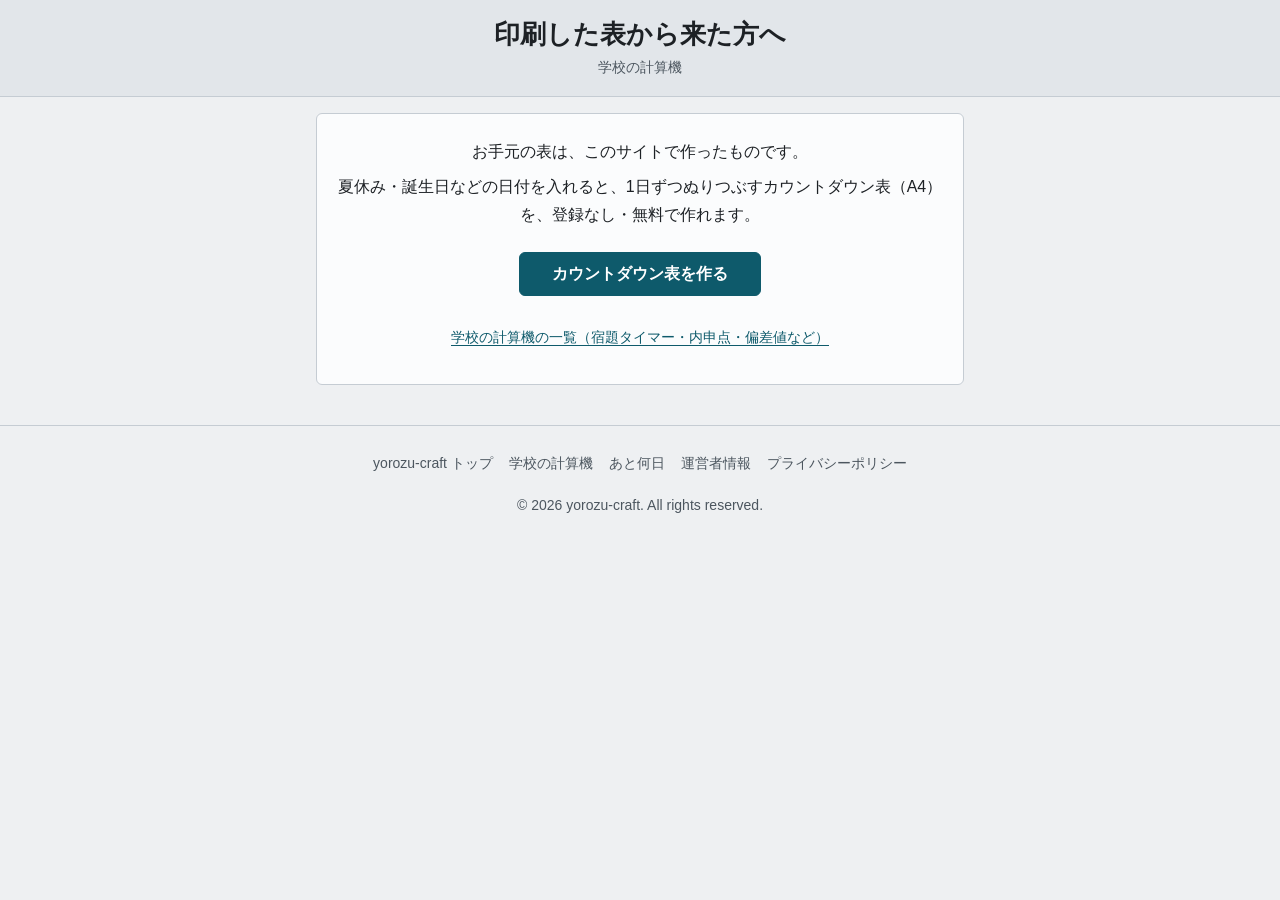
<file: print/index.html>
<!DOCTYPE html>
<html lang="ja">
<head>
  <meta charset="UTF-8">
  <meta name="viewport" content="width=device-width, initial-scale=1.0">
  <title>印刷した表から来た方へ｜学校の計算機｜yorozu-craft</title>
  <meta name="description" content="印刷したカウントダウン表の「yorozu-craft.com/gakko-keisan/print/ で作成」から来た方へ。同じような表をこのサイトで作れます。登録なし・印刷無料。">
  <!-- 紙の表のクレジットから来た人の着地ページ。検索には出さない（sitemap にも載せない） -->
  <meta name="robots" content="noindex">
  <link rel="canonical" href="https://yorozu-craft.com/gakko-keisan/print/">
  <meta name="theme-color" content="#eef0f2" media="(prefers-color-scheme: light)">
  <meta name="theme-color" content="#15191d" media="(prefers-color-scheme: dark)">

  <!-- Google AdSense（サイト所有確認 + 広告配信スクリプト） -->
  <meta name="google-adsense-account" content="ca-pub-5375267956079717">
  <script async src="https://pagead2.googlesyndication.com/pagead/js/adsbygoogle.js?client=ca-pub-5375267956079717"
     crossorigin="anonymous"></script>

  <link rel="icon" href="../favicon.svg" type="image/svg+xml">
  <link rel="manifest" href="/manifest.webmanifest">
  <link rel="apple-touch-icon" href="../apple-touch-icon.png">
  <link rel="stylesheet" href="../style.css">
  <style>
    .landing { text-align: center; }
    .landing p { margin: var(--sp-2) 0; }
    .landing .btn-big { margin: var(--sp-4) 0 var(--sp-3); padding: 0 var(--sp-8); }
  </style>
</head>
<body>

  <header class="app-header">
    <h1>印刷した表から来た方へ</h1>
    <p class="subtitle">学校の計算機</p>
  </header>

  <main class="app-main">
    <section class="card landing">
      <p>お手元の表は、このサイトで作ったものです。</p>
      <p>夏休み・誕生日などの日付を入れると、1日ずつぬりつぶすカウントダウン表（A4）を、登録なし・無料で作れます。</p>
      <a class="btn btn-primary btn-big" href="../atonannichi/">カウントダウン表を作る</a>
      <p class="small link-row"><a href="../">学校の計算機の一覧（宿題タイマー・内申点・偏差値など）</a></p>
    </section>
  </main>

  <footer class="app-footer">
    <nav class="footer-nav" aria-label="フッターナビゲーション">
      <ul>
        <li><a href="../../">yorozu-craft トップ</a></li>
        <li><a href="../">学校の計算機</a></li>
        <li><a href="../atonannichi/">あと何日</a></li>
        <li><a href="../../about.html">運営者情報</a></li>
        <li><a href="../../privacy-policy.html">プライバシーポリシー</a></li>
      </ul>
    </nav>
    <p>&copy; 2026 yorozu-craft. All rights reserved.</p>
  </footer>

  <!-- Cloudflare Web Analytics（Cookie を使わないアクセス解析） --><script type='module' src='https://static.cloudflareinsights.com/beacon.min.js' data-cf-beacon='{"token": "b79bf821e1fd4b6683866d493b1de426"}'></script><!-- End Cloudflare Web Analytics -->
</body>
</html>
</file>
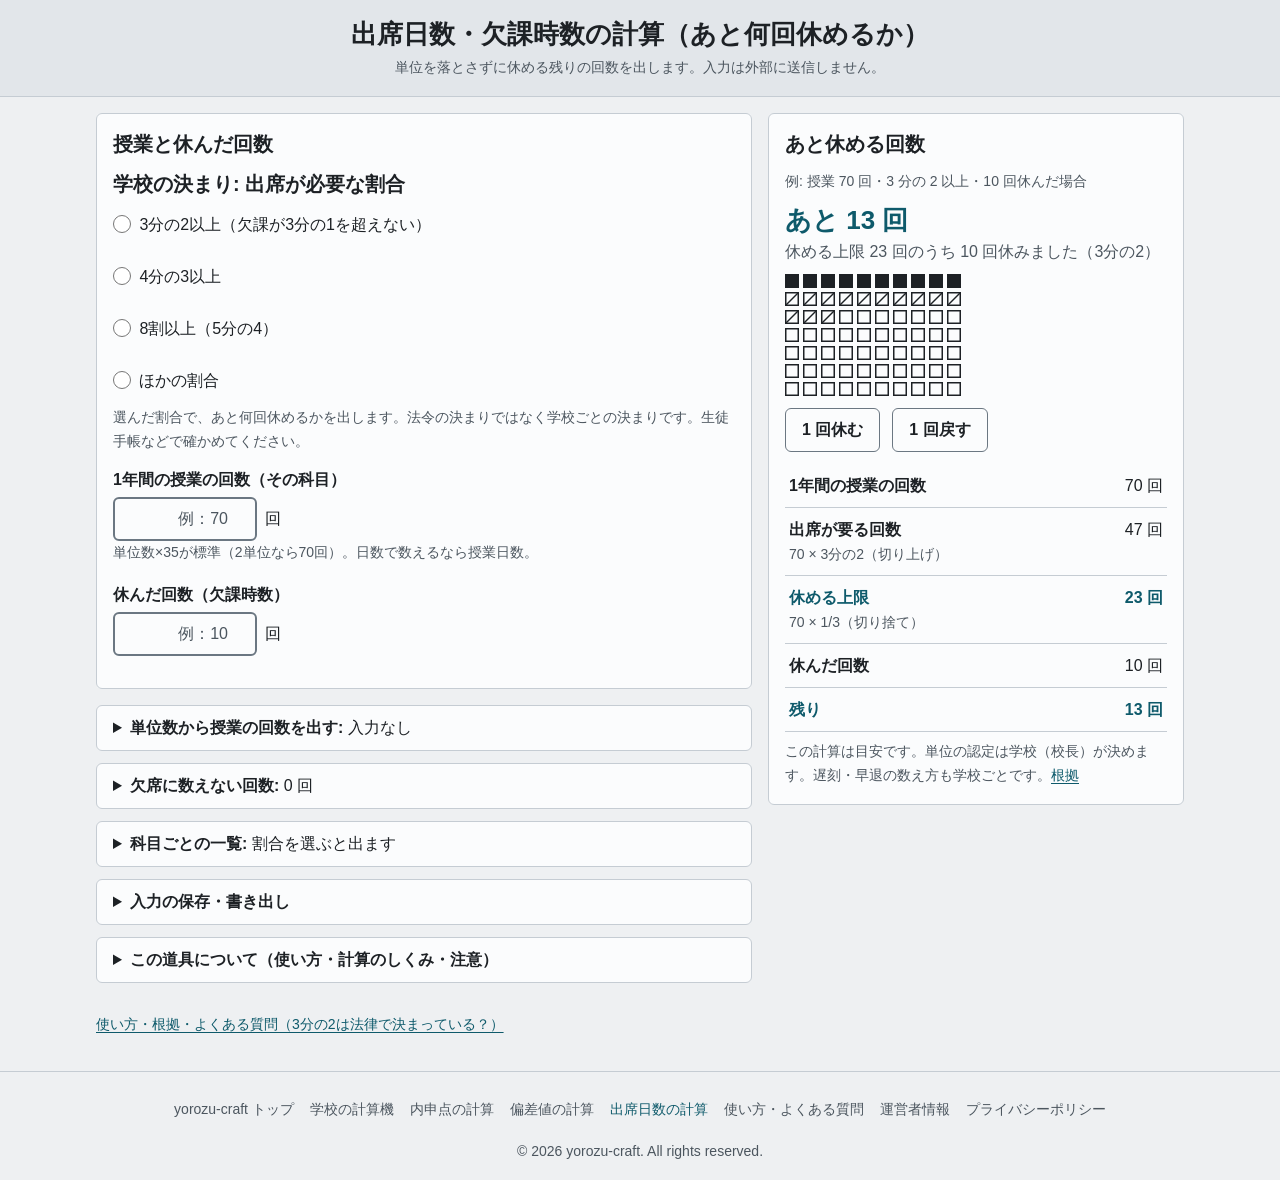
<file: shusseki/index.html>
<!DOCTYPE html>
<html lang="ja">
<head>
  <meta charset="UTF-8">
  <meta name="viewport" content="width=device-width, initial-scale=1.0">
  <title>高校 欠課時数 計算 あと何回休めるか（3分の2・8割）｜無料・登録不要｜yorozu-craft</title>
  <meta name="description" content="高校生が単位数と休んだ回数を入れると、単位を落とさずにあと何回休めるかが科目ごとにわかります。出席の割合は3分の2・4分の3・8割から学校の決まりに合わせて選べます。結果は目安です。登録不要。">
  <meta name="robots" content="index, follow">
  <link rel="canonical" href="https://yorozu-craft.com/gakko-keisan/shusseki/">

  <meta property="og:title" content="高校 欠課時数 計算 あと何回休めるか（3分の2・8割）｜無料・登録不要｜yorozu-craft">
  <meta property="og:description" content="高校生が単位数と休んだ回数を入れると、単位を落とさずにあと何回休めるかが科目ごとにわかります。出席の割合は3分の2・4分の3・8割から学校の決まりに合わせて選べます。結果は目安です。登録不要。">
  <meta property="og:type" content="website">
  <meta property="og:url" content="https://yorozu-craft.com/gakko-keisan/shusseki/">
  <meta property="og:site_name" content="yorozu-craft">
  <meta property="og:locale" content="ja_JP">
  <meta property="og:image" content="https://yorozu-craft.com/gakko-keisan/og-image.png">
  <meta property="og:image:width" content="1200">
  <meta property="og:image:height" content="630">
  <meta name="twitter:card" content="summary_large_image">
  <meta name="theme-color" content="#eef0f2" media="(prefers-color-scheme: light)">
  <meta name="theme-color" content="#15191d" media="(prefers-color-scheme: dark)">

  <script type="application/ld+json">
  {
    "@context": "https://schema.org",
    "@type": "WebApplication",
    "name": "出席日数・欠課時数の計算（あと何回休めるか）",
    "description": "高校生が単位数と休んだ回数を入れると、単位を落とさずにあと何回休めるかが科目ごとにわかります。出席の割合は3分の2・4分の3・8割から学校の決まりに合わせて選べます。結果は目安です。登録不要。",
    "url": "https://yorozu-craft.com/gakko-keisan/shusseki/",
    "applicationCategory": "EducationalApplication",
    "operatingSystem": "All",
    "offers": { "@type": "Offer", "price": "0", "priceCurrency": "JPY" },
    "inLanguage": "ja"
  }
  </script>

  <!-- Google AdSense: サイト所有確認の meta だけ。AdSense 審査が通るまで本文の薄いページは広告 script を外す（2026-10-04）。通ったら本文を足してから戻す -->
  <meta name="google-adsense-account" content="ca-pub-5375267956079717">

  <link rel="icon" href="../favicon.svg" type="image/svg+xml">
  <link rel="manifest" href="/manifest.webmanifest">
  <link rel="apple-touch-icon" href="../apple-touch-icon.png">
  <link rel="stylesheet" href="../style.css">
</head>
<body>

  <div class="fixed-bar" id="fixbar" role="status" hidden>
    <a href="#result-card"><span id="fixbar-text"></span> ▸ 結果へ</a>
  </div>

  <header class="app-header">
    <h1>出席日数・欠課時数の計算（あと何回休めるか）</h1>
    <p class="subtitle">単位を落とさずに休める残りの回数を出します。入力は外部に送信しません。</p>
  </header>

  <main class="app-main layout-2col">
    <form id="form" autocomplete="off" onsubmit="return false">
      <fieldset class="card req">
        <legend>授業と休んだ回数</legend>
        <fieldset class="grades" id="ratio-box">
          <legend>学校の決まり: 出席が必要な割合</legend>
          <label class="inline"><input type="radio" name="ratio" value="2/3"> 3分の2以上（欠課が3分の1を超えない）</label>
          <label class="inline"><input type="radio" name="ratio" value="3/4"> 4分の3以上</label>
          <label class="inline"><input type="radio" name="ratio" value="4/5"> 8割以上（5分の4）</label>
          <label class="inline"><input type="radio" name="ratio" value="custom"> ほかの割合</label>
          <div class="row" id="custom-row" hidden><input type="number" id="custom" inputmode="decimal" min="1" max="99" step="0.1" placeholder="例：70" aria-label="出席が必要な割合（%）"><span class="unit">% 以上</span></div>
          <p class="hint">選んだ割合で、あと何回休めるかを出します。法令の決まりではなく学校ごとの決まりです。生徒手帳などで確かめてください。</p>
        </fieldset>
        <div class="field">
          <label for="total">1年間の授業の回数（その科目）</label>
          <div class="row"><input type="number" id="total" inputmode="numeric" min="1" step="1" placeholder="例：70"><span class="unit">回</span></div>
          <p class="hint">単位数×35が標準（2単位なら70回）。日数で数えるなら授業日数。</p>
        </div>
        <div class="field">
          <label for="absent">休んだ回数（欠課時数）</label>
          <div class="row"><input type="number" id="absent" inputmode="numeric" min="0" step="1" placeholder="例：10"><span class="unit">回</span></div>
        </div>
      </fieldset>

      <section class="card result-card" id="result-card" tabindex="-1" aria-labelledby="h-result">
        <h2 id="h-result">あと休める回数</h2>
        <p class="ex-note" id="r-example" hidden></p>
        <div id="result-main" aria-live="polite">
          <p class="result-big" id="r-big">—</p>
          <p class="result-sub" id="r-sub">割合と授業の回数を入れると出ます。</p>
        </div>
        <div class="masu" id="masu" hidden>
          <div id="masu-svg"></div>
          <div class="btn-row no-print"><button type="button" class="btn" id="masu-add">1 回休む</button><button type="button" class="btn" id="masu-back">1 回戻す</button></div>
        </div>
        <div class="table-wrap"><table class="steps" id="r-table"><tbody></tbody></table></div>
        <p class="small">この計算は目安です。単位の認定は学校（校長）が決めます。遅刻・早退の数え方も学校ごとです。<a href="./guide.html#basis">根拠</a></p>
      </section>

      <details class="card opt" id="d-units">
        <summary>単位数から授業の回数を出す: <span class="opt-state">入力なし</span></summary>
        <div class="field">
          <label for="units">単位数</label>
          <div class="row"><input type="number" id="units" inputmode="decimal" min="0" step="1" placeholder="例：2"><span class="unit">単位</span></div>
        </div>
        <p class="result-sub" id="units-out"></p>
        <div class="btn-row"><button type="button" class="btn" id="units-use" disabled>この回数を上に入れる</button></div>
      </details>

      <details class="card opt" id="d-excused">
        <summary>欠席に数えない回数: <span class="opt-state">0 回</span></summary>
        <div class="field">
          <label for="excused">出席停止・忌引などの回数</label>
          <div class="row"><input type="number" id="excused" inputmode="numeric" min="0" step="1" placeholder="例：3"><span class="unit">回</span></div>
          <p class="hint">感染症の出席停止・忌引など。授業の回数から引きます。</p>
        </div>
      </details>

      <details class="card opt" id="d-list">
        <summary>科目ごとの一覧: <span class="opt-state">入力なし</span></summary>
        <p class="small">上で選んだ割合で、科目ごとの残りを少ない順に出します。回数を空にすると単位数×35で数えます。</p>
        <div class="rows" id="rows"></div>
        <div class="btn-row"><button type="button" class="btn" id="add-row">＋ 科目を足す</button></div>
        <div class="table-wrap"><table class="steps" id="list-table"><tbody></tbody></table></div>
      </details>

      <details class="card opt no-print" id="d-file">
        <summary>入力の保存・書き出し</summary>
        <p class="small">入力内容はこの端末のブラウザ（localStorage、キー <code>gakko-keisan_shusseki</code>）にだけ保存され、外部には送信されません。書き出し・読み込み・消去はこの画面のボタンから。</p>
        <div class="btn-row">
          <button type="button" class="btn" id="export">ファイルに書き出す</button>
          <button type="button" class="btn" id="import">ファイルから読み込む</button>
          <button type="button" class="btn" data-reset-storage="gakko-keisan_shusseki">保存した内容をすべて消す（初期状態に戻す）</button>
          <input type="file" id="import-file" accept="application/json,.json" hidden>
        </div>
        <p class="small" id="file-msg" role="status"></p>
      </details>

      <!-- about-tool: 道具の説明（使い方ページの要約。AdSense 審査 2026-10-04） -->
      <details class="about-tool card opt no-print" id="about-tool">
        <summary>この道具について（使い方・計算のしくみ・注意）</summary>
        <h3>あと何回休めるかの計算でわかること</h3>
        <p>高校の科目ごとに、出席の割合の決まり（3分の2・8割など）と授業の回数から、休める上限とあと何回休めるかを出します。単位を落とさないか心配な高校生や、欠席が続いて残りの回数を確かめたい保護者向けです。</p>
        <h3>使い方の要点</h3>
        <ul>
        <li>学校の決まりの出席の割合を選び、その科目の1年間の授業の回数を入れます（単位数×35が標準）。</li>
        <li>これまで休んだ回数を入れると、残りの回数が出ます。出席停止・忌引などの回数は「欠席に数えない回数」に入れると、授業の回数から引きます。</li>
        <li>「科目ごとの一覧」に入れると、残りの少ない順に並びます。</li>
        </ul>
        <h3>計算のしくみ</h3>
        <p>休める上限は、授業の回数 ×（1 − 出席の割合）の小数点以下を切り捨てた数で、残りは上限から休んだ回数を引いた数です。2単位（年70回）の科目で3分の2の出席が要るなら23回まで、8割なら14回までです。3分の2や8割という数字は学校教育法施行規則と高等学校学習指導要領には無く、多くの高校が教務規程などで決めています（文部科学省の通知、令和6年2月。確認日 2026年11月12日）。</p>
        <h3>注意</h3>
        <p>心配なときは早めに担任の先生に相談してください。授業ごとの欠課の数え方は、学校の決まりで確かめてください。</p>
        <p>3分の2は法律で決まっているかなどの質問は<a href="./guide.html">あと何回休めるかの使い方</a>に。</p>
      </details>
      <!-- /about-tool -->
      <p class="small link-row"><a href="./guide.html">使い方・根拠・よくある質問（3分の2は法律で決まっている？）</a></p>
    </form>
  </main>

  <footer class="app-footer">
    <nav class="footer-nav" aria-label="フッターナビゲーション">
      <ul>
        <li><a href="../../">yorozu-craft トップ</a></li>
        <li><a href="../">学校の計算機</a></li>
        <li><a href="../naishin/">内申点の計算</a></li>
        <li><a href="../hensachi/">偏差値の計算</a></li>
        <li><a href="./" aria-current="page">出席日数の計算</a></li>
        <li><a href="./guide.html">使い方・よくある質問</a></li>
        <li><a href="../../about.html">運営者情報</a></li>
        <li><a href="../../privacy-policy.html">プライバシーポリシー</a></li>
      </ul>
    </nav>
    <p>&copy; 2026 yorozu-craft. All rights reserved.</p>
  </footer>

  <script src="../used.js"></script>
  <script src="../lib/shusseki-values.js"></script>
  <script src="../lib/shusseki.js"></script>
  <script src="../lib/example.js"></script>
  <script src="../lib/common.js"></script>
  <script src="../lib/screen.js"></script>
  <script src="../reset-storage.js"></script>
  <script src="./app.js"></script>
  <!-- Cloudflare Web Analytics（Cookie を使わないアクセス解析） --><script type='module' src='https://static.cloudflareinsights.com/beacon.min.js' data-cf-beacon='{"token": "b79bf821e1fd4b6683866d493b1de426"}'></script><!-- End Cloudflare Web Analytics -->
</body>
</html>
</file>
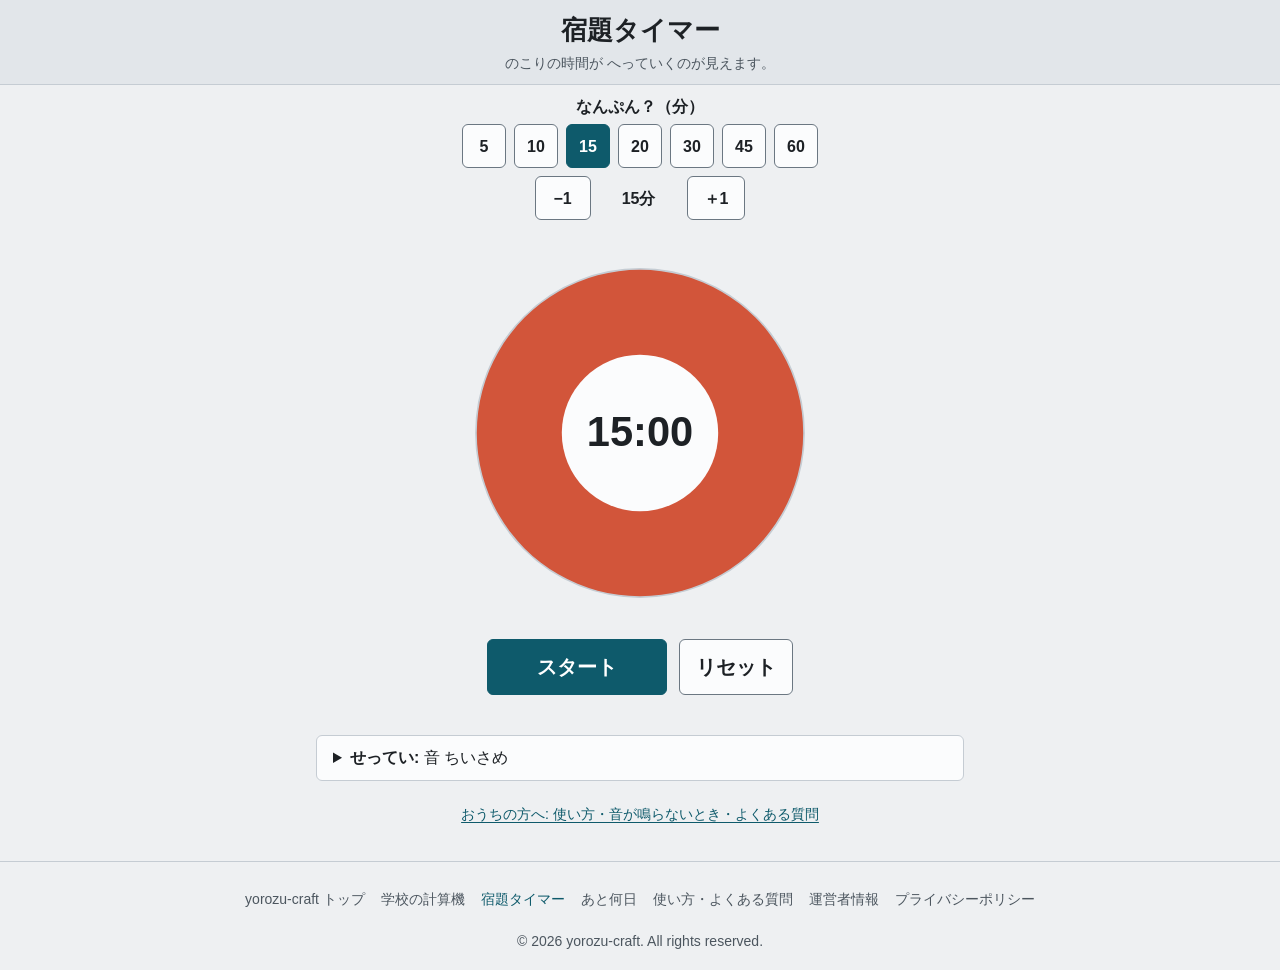
<file: timer/index.html>
<!DOCTYPE html>
<html lang="ja">
<head>
  <meta charset="UTF-8">
  <meta name="viewport" content="width=device-width, initial-scale=1.0">
  <title>宿題タイマー（子ども向け・残り時間が円で見える）｜学校の計算機｜yorozu-craft</title>
  <meta name="description" content="子どもの宿題・勉強用のタイマー。残り時間が円か棒で減っていき、終わったらやさしい音で知らせます（音量は小さめ、消せます）。25分＋5分のようなくり返し、画面を消さない設定つき。登録不要・無料。">
  <meta name="robots" content="index, follow">
  <link rel="canonical" href="https://yorozu-craft.com/gakko-keisan/timer/">

  <meta property="og:title" content="宿題タイマー（残り時間が円で見える）｜学校の計算機｜yorozu-craft">
  <meta property="og:description" content="残り時間が円か棒で減っていく、子ども向けの宿題タイマー。終わったらやさしい音。くり返し・画面を消さない設定つき。">
  <meta property="og:type" content="website">
  <meta property="og:url" content="https://yorozu-craft.com/gakko-keisan/timer/">
  <meta property="og:site_name" content="yorozu-craft">
  <meta property="og:locale" content="ja_JP">
  <meta property="og:image" content="https://yorozu-craft.com/gakko-keisan/og-image.png">
  <meta property="og:image:width" content="1200">
  <meta property="og:image:height" content="630">
  <meta name="twitter:card" content="summary_large_image">
  <meta name="theme-color" content="#eef0f2" media="(prefers-color-scheme: light)">
  <meta name="theme-color" content="#15191d" media="(prefers-color-scheme: dark)">

  <script type="application/ld+json">
  {
    "@context": "https://schema.org",
    "@type": "WebApplication",
    "name": "宿題タイマー",
    "description": "残り時間が円か棒で減っていく、子ども向けの宿題タイマー。終わったらやさしい音。くり返し・画面を消さない設定つき。",
    "url": "https://yorozu-craft.com/gakko-keisan/timer/",
    "applicationCategory": "EducationalApplication",
    "operatingSystem": "All",
    "offers": { "@type": "Offer", "price": "0", "priceCurrency": "JPY" },
    "inLanguage": "ja"
  }
  </script>

  <!-- Google AdSense: 子どもが使う画面なので所有確認の meta だけ（広告は保護者向けの使い方ページに出す。README の決定 D18 と同じ） -->
  <meta name="google-adsense-account" content="ca-pub-5375267956079717">

  <link rel="icon" href="../favicon.svg" type="image/svg+xml">
  <link rel="manifest" href="/manifest.webmanifest">
  <link rel="apple-touch-icon" href="../apple-touch-icon.png">
  <link rel="stylesheet" href="../style.css">
  <link rel="stylesheet" href="./timer.css">
</head>
<body>

  <header class="app-header t-header">
    <h1>宿題タイマー</h1>
    <p class="subtitle">のこりの時間が へっていくのが見えます。</p>
  </header>

  <main class="app-main t-main" id="t-main">

    <fieldset class="t-presets" id="presets">
      <legend>なんぷん？（分）</legend>
      <div class="chips" id="chips"></div>
      <div class="t-adjust">
        <button type="button" class="btn t-step" id="minus" aria-label="1分へらす">−1</button>
        <span class="t-min" id="t-min" aria-live="polite">15分</span>
        <button type="button" class="btn t-step" id="plus" aria-label="1分ふやす">＋1</button>
      </div>
    </fieldset>

    <section class="t-stage" id="stage" aria-label="タイマー">
      <p class="t-what" id="t-what"></p>
      <div class="dial" id="dial">
        <svg viewBox="0 0 200 200" aria-hidden="true" class="dial-svg" id="dial-svg">
          <circle cx="100" cy="100" r="96" class="dial-bg"></circle>
          <path id="pie" class="pie" d=""></path>
          <circle cx="100" cy="100" r="46" class="dial-hole"></circle>
        </svg>
        <div class="bar" id="bar" hidden><div class="bar-fill" id="bar-fill"></div></div>
        <div class="t-time" id="t-time" role="timer" aria-live="off">15:00</div>
      </div>
      <p class="t-phase" id="t-phase"></p>
      <div class="btn-row t-ctrl">
        <button type="button" class="btn btn-primary t-start" id="start">スタート</button>
        <button type="button" class="btn" id="reset">リセット</button>
      </div>
      <p class="t-status" id="t-status" role="status"></p>
    </section>

    <details class="card opt" id="d-set">
      <summary>せってい: <span class="opt-state">音 ちいさめ</span></summary>
      <div class="field">
        <label for="label">なにをする？（画面に出ます）</label>
        <input type="text" id="label" maxlength="20" placeholder="例：かんじドリル">
      </div>
      <fieldset class="grades">
        <legend>見た目</legend>
        <div class="opts">
          <label class="inline"><input type="radio" name="shape" value="circle"> 円がへる</label>
          <label class="inline"><input type="radio" name="shape" value="bar"> 棒がへる</label>
        </div>
      </fieldset>
      <fieldset class="grades">
        <legend>おわりの音</legend>
        <div class="opts">
          <label class="inline"><input type="radio" name="volume" value="off"> 鳴らさない</label>
          <label class="inline"><input type="radio" name="volume" value="low"> ちいさめ</label>
          <label class="inline"><input type="radio" name="volume" value="mid"> ふつう</label>
          <label class="inline"><input type="radio" name="volume" value="high"> おおきめ</label>
        </div>
        <div class="btn-row"><button type="button" class="btn" id="try-sound">音をためす</button></div>
      </fieldset>
      <fieldset class="grades">
        <legend>くり返し（べんきょう → やすみ）</legend>
        <label class="inline"><input type="checkbox" id="repeat"> くり返す</label>
        <div id="repeat-box" hidden>
          <div class="field">
            <label for="restMin">やすみ</label>
            <div class="row"><input type="number" id="restMin" inputmode="numeric" min="1" max="60" step="1" placeholder="5"><span class="unit">分</span></div>
          </div>
          <div class="field">
            <label for="rounds">べんきょうの回数</label>
            <div class="row"><input type="number" id="rounds" inputmode="numeric" min="2" max="8" step="1" placeholder="4"><span class="unit">回</span></div>
            <p class="hint">例: 25分＋やすみ5分を4回。最後のやすみは入りません。</p>
          </div>
        </div>
      </fieldset>
      <fieldset class="grades" id="wake-box">
        <legend>画面</legend>
        <label class="inline"><input type="checkbox" id="wake"> 動いているあいだは画面を消さない</label>
        <p class="hint" id="wake-note"></p>
      </fieldset>
      <p class="small">せっていはこの端末のブラウザ（localStorage、キー <code>gakko-keisan_timer</code>）にだけ保存され、外部には送信されません。書き出し・読み込み・消去はこの画面のボタンから。</p>
      <div class="btn-row">
        <button type="button" class="btn" id="export">ファイルに書き出す</button>
        <button type="button" class="btn" id="import">ファイルから読み込む</button>
        <button type="button" class="btn" data-reset-storage="gakko-keisan_timer">保存した内容をすべて消す（初期状態に戻す）</button>
        <input type="file" id="import-file" accept="application/json,.json" hidden>
      </div>
      <p class="small" id="file-msg" role="status"></p>
    </details>

    <p class="small link-row t-guide"><a href="./guide.html">おうちの方へ: 使い方・音が鳴らないとき・よくある質問</a></p>
  </main>

  <footer class="app-footer">
    <nav class="footer-nav" aria-label="フッターナビゲーション">
      <ul>
        <li><a href="../../">yorozu-craft トップ</a></li>
        <li><a href="../">学校の計算機</a></li>
        <li><a href="./" aria-current="page">宿題タイマー</a></li>
        <li><a href="../atonannichi/">あと何日</a></li>
        <li><a href="./guide.html">使い方・よくある質問</a></li>
        <li><a href="../../about.html">運営者情報</a></li>
        <li><a href="../../privacy-policy.html">プライバシーポリシー</a></li>
      </ul>
    </nav>
    <p>&copy; 2026 yorozu-craft. All rights reserved.</p>
  </footer>

  <script src="../used.js"></script>
  <script src="../lib/timer.js"></script>
  <script src="../lib/common.js"></script>
  <script src="../lib/screen.js"></script>
  <script src="../reset-storage.js"></script>
  <script src="./app.js"></script>
  <!-- Cloudflare Web Analytics（Cookie を使わないアクセス解析） --><script type='module' src='https://static.cloudflareinsights.com/beacon.min.js' data-cf-beacon='{"token": "b79bf821e1fd4b6683866d493b1de426"}'></script><!-- End Cloudflare Web Analytics -->
</body>
</html>
</file>
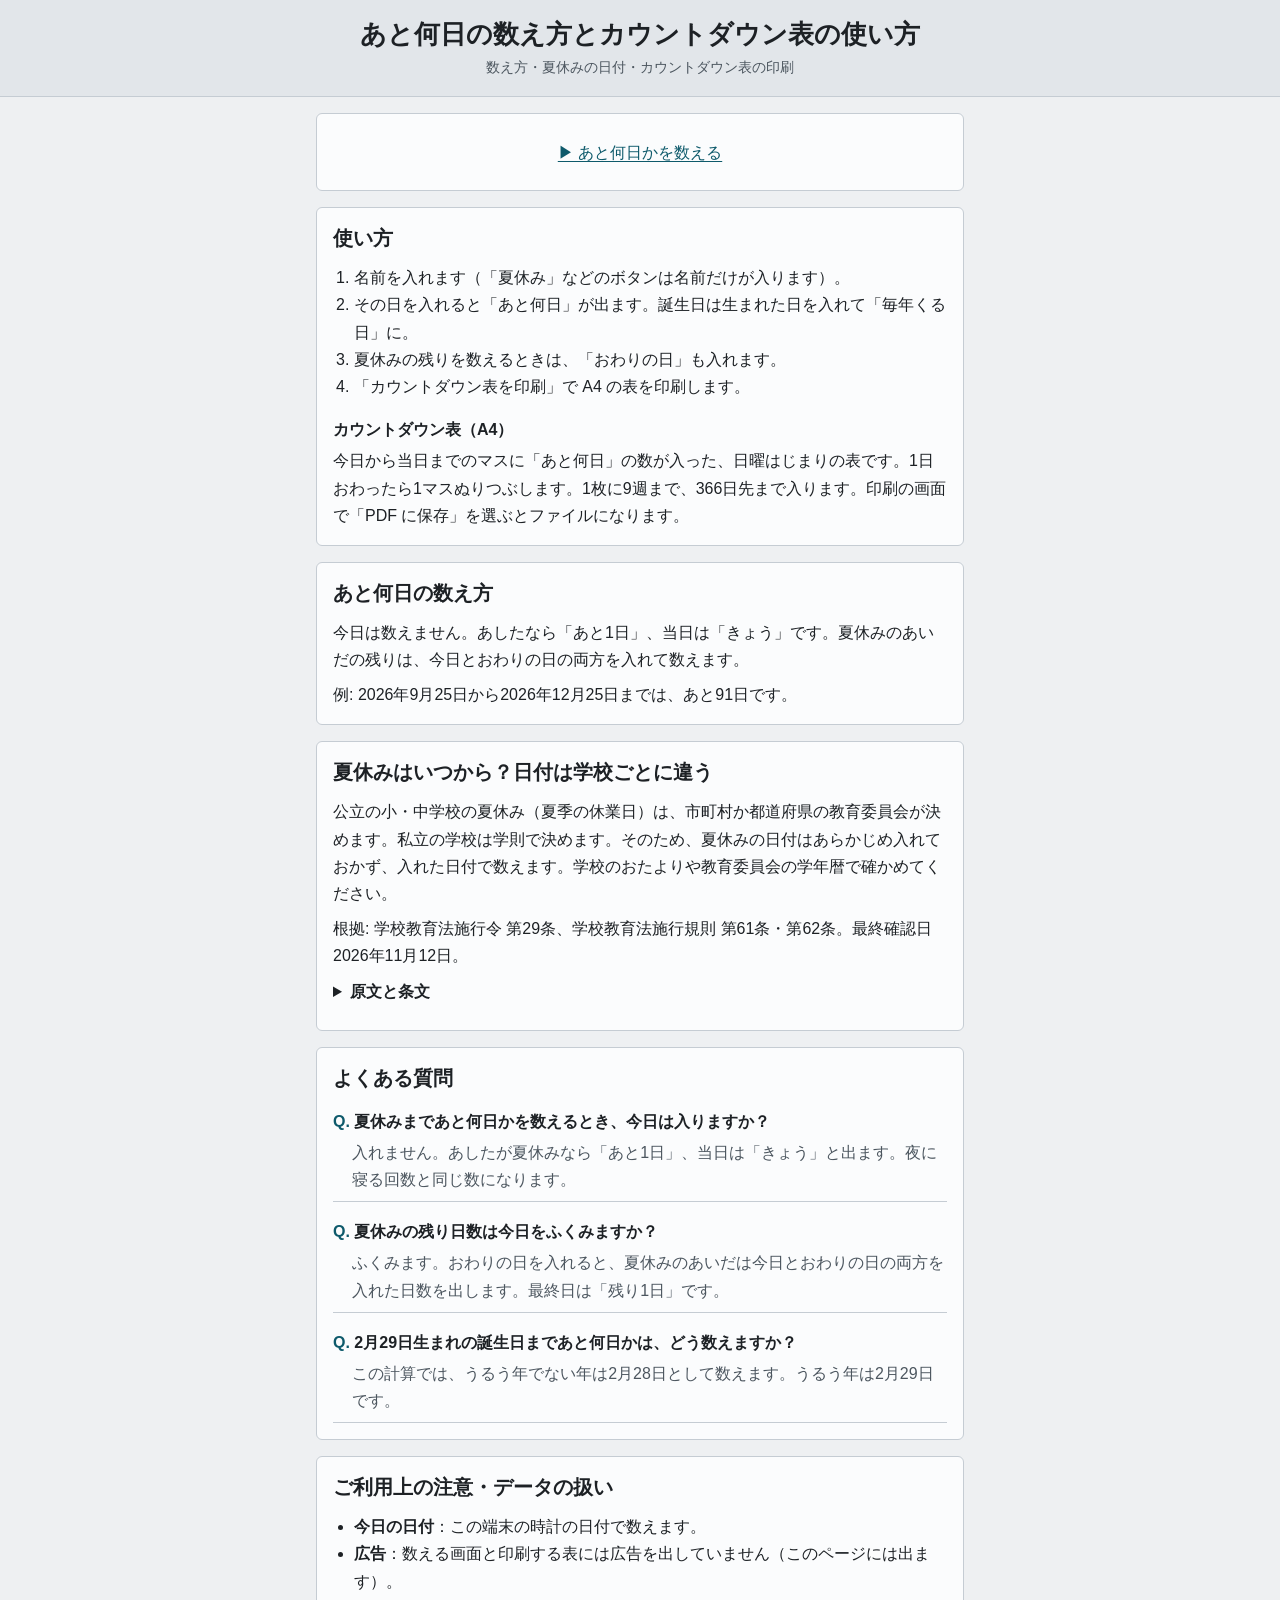
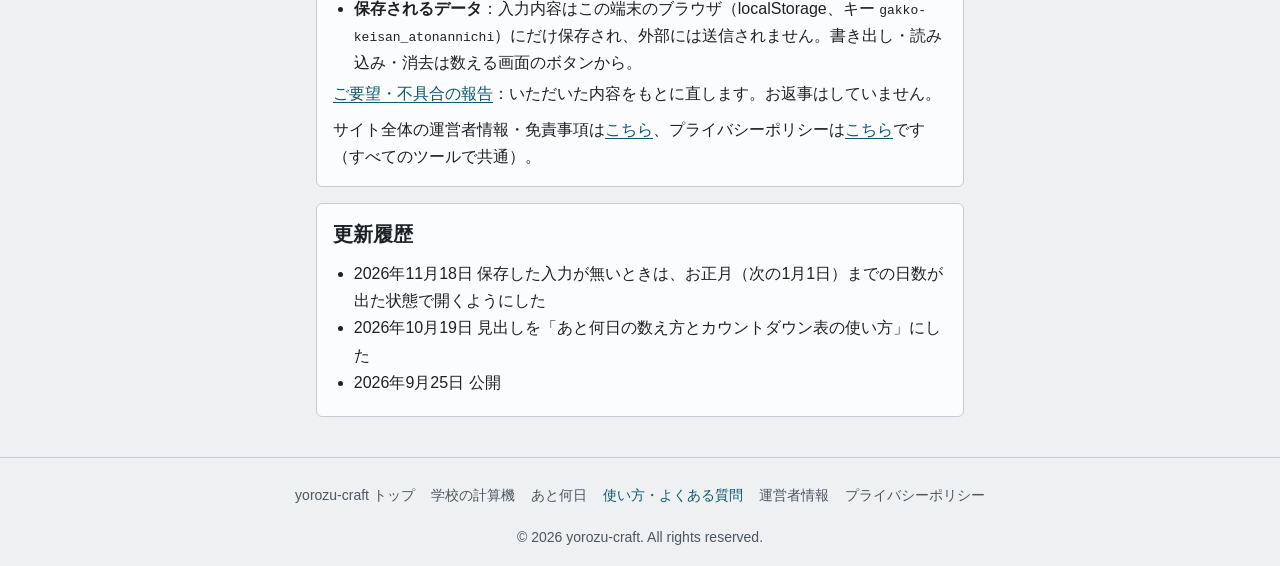
<file: atonannichi/guide.html>
<!DOCTYPE html>
<html lang="ja">
<head>
  <meta charset="UTF-8">
  <meta name="viewport" content="width=device-width, initial-scale=1.0">
  <title>あと何日の数え方・カウントダウン表の印刷（夏休み・誕生日）｜学校の計算機｜yorozu-craft</title>
  <meta name="description" content="夏休み・誕生日まであと何日かの数え方（今日は数えない）、夏休みの残り日数、2月29日生まれの誕生日、ぬりつぶすカウントダウン表（A4）の印刷のしかた。夏休みの日付が学校ごとに違う理由も。">
  <meta name="robots" content="index, follow">
  <link rel="canonical" href="https://yorozu-craft.com/gakko-keisan/atonannichi/guide.html">

  <meta property="og:title" content="あと何日の数え方・カウントダウン表の印刷｜学校の計算機">
  <meta property="og:description" content="今日は数えない数え方、夏休みの残り日数、2月29日生まれ、カウントダウン表（A4）の印刷。">
  <meta property="og:type" content="article">
  <meta property="og:url" content="https://yorozu-craft.com/gakko-keisan/atonannichi/guide.html">
  <meta property="og:site_name" content="yorozu-craft">
  <meta property="og:locale" content="ja_JP">
  <meta property="og:image" content="https://yorozu-craft.com/gakko-keisan/og-image.png">
  <meta property="og:image:width" content="1200">
  <meta property="og:image:height" content="630">
  <meta name="twitter:card" content="summary_large_image">

  <script type="application/ld+json">
  {
    "@context": "https://schema.org",
    "@type": "FAQPage",
    "mainEntity": [
      {
        "@type": "Question",
        "name": "夏休みまであと何日かを数えるとき、今日は入りますか？",
        "acceptedAnswer": { "@type": "Answer", "text": "入れません。あしたが夏休みなら「あと1日」、当日は「きょう」と出ます。夜に寝る回数と同じ数になります。" }
      },
      {
        "@type": "Question",
        "name": "夏休みの残り日数は今日をふくみますか？",
        "acceptedAnswer": { "@type": "Answer", "text": "ふくみます。おわりの日を入れると、夏休みのあいだは今日とおわりの日の両方を入れた日数を出します。最終日は「残り1日」です。" }
      },
      {
        "@type": "Question",
        "name": "2月29日生まれの誕生日まであと何日かは、どう数えますか？",
        "acceptedAnswer": { "@type": "Answer", "text": "この計算では、うるう年でない年は2月28日として数えます。うるう年は2月29日です。" }
      }
    ]
  }
  </script>

  <!-- Google AdSense（サイト所有確認 + 広告配信スクリプト）。読みものページなので広告を出す -->
  <meta name="google-adsense-account" content="ca-pub-5375267956079717">
  <script async src="https://pagead2.googlesyndication.com/pagead/js/adsbygoogle.js?client=ca-pub-5375267956079717"
     crossorigin="anonymous"></script>

  <link rel="icon" href="../favicon.svg" type="image/svg+xml">
  <link rel="manifest" href="/manifest.webmanifest">
  <link rel="apple-touch-icon" href="../apple-touch-icon.png">
  <link rel="stylesheet" href="../style.css">
</head>
<body>

  <header class="app-header">
    <h1>あと何日の数え方とカウントダウン表の使い方</h1>
    <p class="subtitle">数え方・夏休みの日付・カウントダウン表の印刷</p>
  </header>

  <main class="app-main">

    <p class="card" style="text-align:center"><a href="./">▶ あと何日かを数える</a></p>

    <article class="card content" id="howto">
      <h2>使い方</h2>
      <ol>
        <li>名前を入れます（「夏休み」などのボタンは名前だけが入ります）。</li>
        <li>その日を入れると「あと何日」が出ます。誕生日は生まれた日を入れて「毎年くる日」に。</li>
        <li>夏休みの残りを数えるときは、「おわりの日」も入れます。</li>
        <li>「カウントダウン表を印刷」で A4 の表を印刷します。</li>
      </ol>
      <h3>カウントダウン表（A4）</h3>
      <p>今日から当日までのマスに「あと何日」の数が入った、日曜はじまりの表です。1日おわったら1マスぬりつぶします。1枚に9週まで、366日先まで入ります。印刷の画面で「PDF に保存」を選ぶとファイルになります。</p>
    </article>

    <article class="card content" id="count">
      <h2>あと何日の数え方</h2>
      <p>今日は数えません。あしたなら「あと1日」、当日は「きょう」です。夏休みのあいだの残りは、今日とおわりの日の両方を入れて数えます。</p>
      <p>例: 2026年9月25日から2026年12月25日までは、あと91日です。</p>
    </article>

    <article class="card content" id="basis">
      <h2>夏休みはいつから？日付は学校ごとに違う</h2>
      <p>公立の小・中学校の夏休み（夏季の休業日）は、市町村か都道府県の教育委員会が決めます。私立の学校は学則で決めます。そのため、夏休みの日付はあらかじめ入れておかず、入れた日付で数えます。学校のおたよりや教育委員会の学年暦で確かめてください。</p>
      <p>根拠: 学校教育法施行令 第29条、学校教育法施行規則 第61条・第62条。最終確認日 2026年11月12日。</p>
      <details>
        <summary>原文と条文</summary>
        <ul id="sources"></ul>
      </details>
    </article>

    <article class="card content" id="faq">
      <h2>よくある質問</h2>
      <dl class="faq">
        <dt>夏休みまであと何日かを数えるとき、今日は入りますか？</dt>
        <dd>入れません。あしたが夏休みなら「あと1日」、当日は「きょう」と出ます。夜に寝る回数と同じ数になります。</dd>
        <dt>夏休みの残り日数は今日をふくみますか？</dt>
        <dd>ふくみます。おわりの日を入れると、夏休みのあいだは今日とおわりの日の両方を入れた日数を出します。最終日は「残り1日」です。</dd>
        <dt>2月29日生まれの誕生日まであと何日かは、どう数えますか？</dt>
        <dd>この計算では、うるう年でない年は2月28日として数えます。うるう年は2月29日です。</dd>
      </dl>
    </article>

    <article class="card content" id="notes">
      <h2>ご利用上の注意・データの扱い</h2>
      <ul>
        <li><strong>今日の日付</strong>：この端末の時計の日付で数えます。</li>
        <li><strong>広告</strong>：数える画面と印刷する表には広告を出していません（このページには出ます）。</li>
        <li><strong>保存されるデータ</strong>：入力内容はこの端末のブラウザ（localStorage、キー <code>gakko-keisan_atonannichi</code>）にだけ保存され、外部には送信されません。書き出し・読み込み・消去は数える画面のボタンから。</li>
      </ul>
      <p><a href="/post/?from=/gakko-keisan/atonannichi/guide.html">ご要望・不具合の報告</a>：いただいた内容をもとに直します。お返事はしていません。</p>
      <p>サイト全体の運営者情報・免責事項は<a href="../../about.html">こちら</a>、プライバシーポリシーは<a href="../../privacy-policy.html">こちら</a>です（すべてのツールで共通）。</p>
    </article>

    <article class="card content" id="changelog">
      <h2>更新履歴</h2>
      <ul>
        <li><time datetime="2026-11-18">2026年11月18日</time> 保存した入力が無いときは、お正月（次の1月1日）までの日数が出た状態で開くようにした</li>
        <li><time datetime="2026-10-19">2026年10月19日</time> 見出しを「あと何日の数え方とカウントダウン表の使い方」にした</li>
        <li><time datetime="2026-09-25">2026年9月25日</time> 公開</li>
      </ul>
    </article>

  </main>

  <footer class="app-footer">
    <nav class="footer-nav" aria-label="フッターナビゲーション">
      <ul>
        <li><a href="../../">yorozu-craft トップ</a></li>
        <li><a href="../">学校の計算機</a></li>
        <li><a href="./">あと何日</a></li>
        <li><a href="./guide.html" aria-current="page">使い方・よくある質問</a></li>
        <li><a href="../../about.html">運営者情報</a></li>
        <li><a href="../../privacy-policy.html">プライバシーポリシー</a></li>
      </ul>
    </nav>
    <p>&copy; 2026 yorozu-craft. All rights reserved.</p>
  </footer>

  <script src="../lib/atonannichi-values.js"></script>
  <script>
    (function () {
      var ul = document.getElementById('sources');
      window.AtonannichiValues.SOURCES.forEach(function (s) {
        var li = document.createElement('li'), a = document.createElement('a');
        a.href = s.url; a.target = '_blank'; a.rel = 'noopener noreferrer'; a.textContent = s.name;
        li.appendChild(a); li.appendChild(document.createTextNode('：' + s.note));
        ul.appendChild(li);
      });
    })();
  </script>
  <!-- Cloudflare Web Analytics（Cookie を使わないアクセス解析） --><script type='module' src='https://static.cloudflareinsights.com/beacon.min.js' data-cf-beacon='{"token": "b79bf821e1fd4b6683866d493b1de426"}'></script><!-- End Cloudflare Web Analytics -->
</body>
</html>
</file>
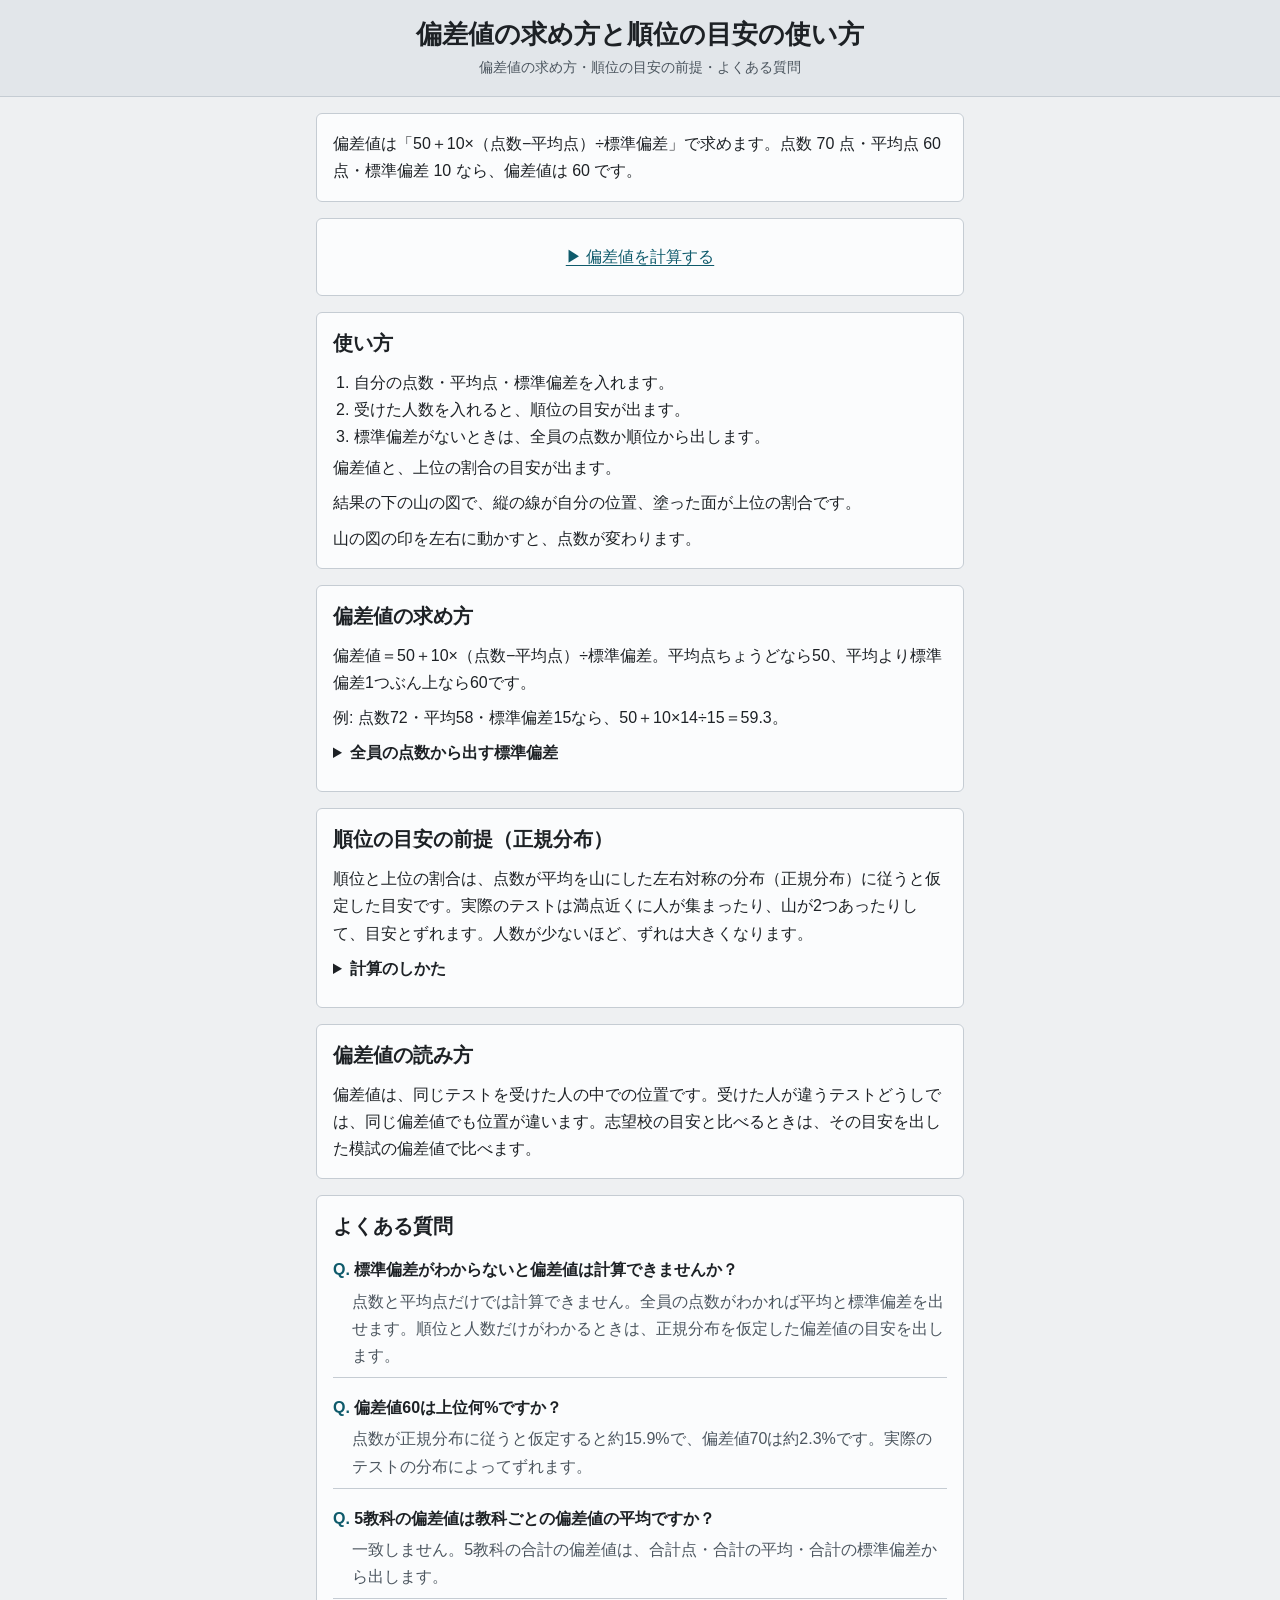
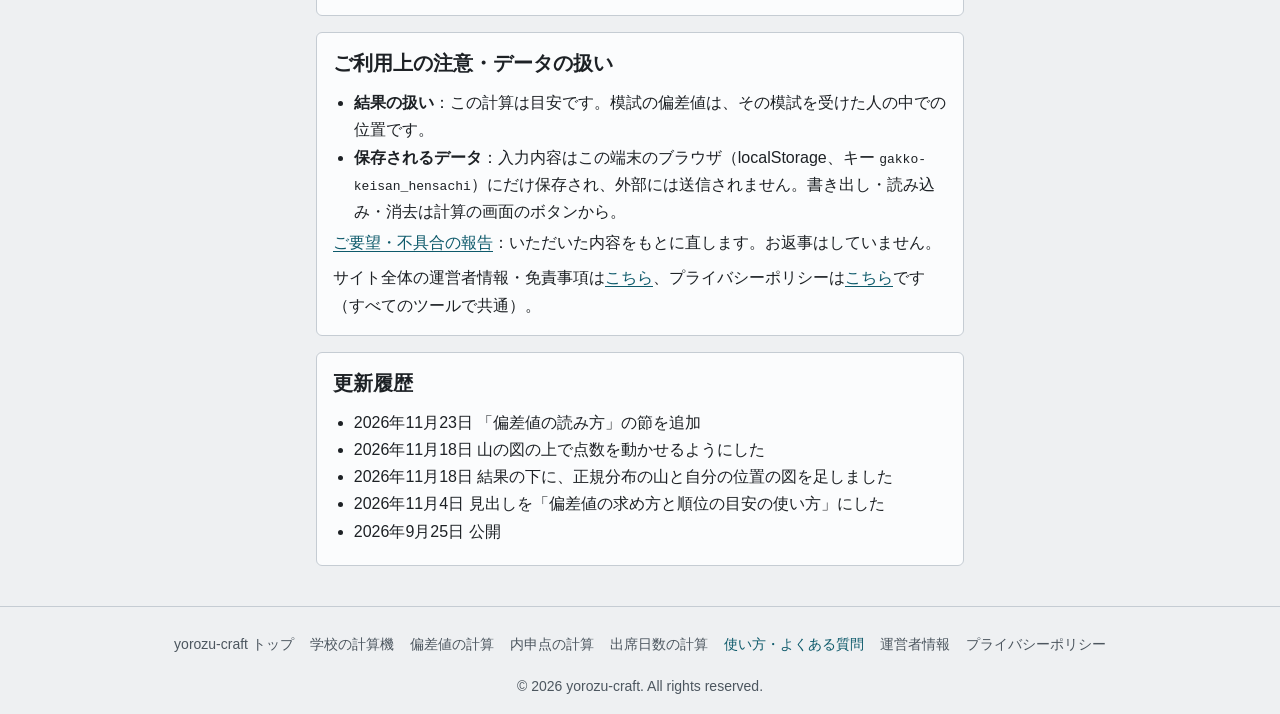
<file: hensachi/guide.html>
<!DOCTYPE html>
<html lang="ja">
<head>
  <meta charset="UTF-8">
  <meta name="viewport" content="width=device-width, initial-scale=1.0">
  <title>偏差値の求め方・順位の目安の使い方｜学校の計算機｜yorozu-craft</title>
  <meta name="description" content="偏差値の求め方（50＋10×(点数−平均点)÷標準偏差）、標準偏差がわからないときの出し方、人数から順位の目安を出すときの前提（正規分布）と、偏差値60は上位何%かを説明します。">
  <meta name="robots" content="index, follow">
  <link rel="canonical" href="https://yorozu-craft.com/gakko-keisan/hensachi/guide.html">

  <meta property="og:title" content="偏差値の求め方・順位の目安の使い方｜学校の計算機">
  <meta property="og:description" content="偏差値の求め方（50＋10×(点数−平均点)÷標準偏差）、標準偏差がわからないときの出し方、人数から順位の目安を出すときの前提（正規分布）と、偏差値60は上位何%かを説明します。">
  <meta property="og:type" content="article">
  <meta property="og:url" content="https://yorozu-craft.com/gakko-keisan/hensachi/guide.html">
  <meta property="og:site_name" content="yorozu-craft">
  <meta property="og:locale" content="ja_JP">
  <meta property="og:image" content="https://yorozu-craft.com/gakko-keisan/og-image.png">
  <meta property="og:image:width" content="1200">
  <meta property="og:image:height" content="630">
  <meta name="twitter:card" content="summary_large_image">

  <script type="application/ld+json">
  {
    "@context": "https://schema.org",
    "@type": "FAQPage",
    "mainEntity": [
      {
        "@type": "Question",
        "name": "標準偏差がわからないと偏差値は計算できませんか？",
        "acceptedAnswer": { "@type": "Answer", "text": "点数と平均点だけでは計算できません。全員の点数がわかれば平均と標準偏差を出せます。順位と人数だけがわかるときは、正規分布を仮定した偏差値の目安を出します。" }
      },
      {
        "@type": "Question",
        "name": "偏差値60は上位何%ですか？",
        "acceptedAnswer": { "@type": "Answer", "text": "点数が正規分布に従うと仮定すると約15.9%で、偏差値70は約2.3%です。実際のテストの分布によってずれます。" }
      },
      {
        "@type": "Question",
        "name": "5教科の偏差値は教科ごとの偏差値の平均ですか？",
        "acceptedAnswer": { "@type": "Answer", "text": "一致しません。5教科の合計の偏差値は、合計点・合計の平均・合計の標準偏差から出します。" }
      }
    ]
  }
  </script>

  <!-- Google AdSense（サイト所有確認 + 広告配信スクリプト） -->
  <meta name="google-adsense-account" content="ca-pub-5375267956079717">
  <script async src="https://pagead2.googlesyndication.com/pagead/js/adsbygoogle.js?client=ca-pub-5375267956079717"
     crossorigin="anonymous"></script>

  <link rel="icon" href="../favicon.svg" type="image/svg+xml">
  <link rel="manifest" href="/manifest.webmanifest">
  <link rel="apple-touch-icon" href="../apple-touch-icon.png">
  <link rel="stylesheet" href="../style.css">
</head>
<body>

  <header class="app-header">
    <h1>偏差値の求め方と順位の目安の使い方</h1>
    <p class="subtitle">偏差値の求め方・順位の目安の前提・よくある質問</p>
  </header>

  <main class="app-main">

    <p class="card">偏差値は「50＋10×（点数−平均点）÷標準偏差」で求めます。点数 70 点・平均点 60 点・標準偏差 10 なら、偏差値は 60 です。</p>

    <p class="card" style="text-align:center"><a href="./">▶ 偏差値を計算する</a></p>

    <article class="card content" id="howto">
      <h2>使い方</h2>
      <ol>
        <li>自分の点数・平均点・標準偏差を入れます。</li>
        <li>受けた人数を入れると、順位の目安が出ます。</li>
        <li>標準偏差がないときは、全員の点数か順位から出します。</li>
      </ol>
      <p>偏差値と、上位の割合の目安が出ます。</p>
      <p>結果の下の山の図で、縦の線が自分の位置、塗った面が上位の割合です。</p>
      <p>山の図の印を左右に動かすと、点数が変わります。</p>
    </article>

    <article class="card content" id="formula">
      <h2>偏差値の求め方</h2>
      <p>偏差値＝50＋10×（点数−平均点）÷標準偏差。平均点ちょうどなら50、平均より標準偏差1つぶん上なら60です。</p>
      <p>例: 点数72・平均58・標準偏差15なら、50＋10×14÷15＝59.3。</p>
      <details>
        <summary>全員の点数から出す標準偏差</summary>
        <p>全員の点数を貼り付けると、平均と標準偏差（全員を母集団とみなし、人数で割る）を出し、その一覧の中での実際の順位も出します。人数−1で割る標準偏差（標本）とは少し違います。</p>
      </details>
    </article>

    <article class="card content" id="rank">
      <h2>順位の目安の前提（正規分布）</h2>
      <p>順位と上位の割合は、点数が平均を山にした左右対称の分布（正規分布）に従うと仮定した目安です。実際のテストは満点近くに人が集まったり、山が2つあったりして、目安とずれます。人数が少ないほど、ずれは大きくなります。</p>
      <details>
        <summary>計算のしかた</summary>
        <ul>
          <li>順位の目安: 偏差値より上にいる割合×人数（切り捨て）＋1位。</li>
          <li>順位から偏差値: N人中r位の人は上から（r−0.5）÷Nの位置とみなし、正規分布の表で偏差値に直します。</li>
        </ul>
      </details>
    </article>

    <article class="card content" id="yomikata">
      <h2>偏差値の読み方</h2>
      <p>偏差値は、同じテストを受けた人の中での位置です。受けた人が違うテストどうしでは、同じ偏差値でも位置が違います。志望校の目安と比べるときは、その目安を出した模試の偏差値で比べます。</p>
    </article>

    <article class="card content" id="faq">
      <h2>よくある質問</h2>
      <dl class="faq">
        <dt>標準偏差がわからないと偏差値は計算できませんか？</dt>
        <dd>点数と平均点だけでは計算できません。全員の点数がわかれば平均と標準偏差を出せます。順位と人数だけがわかるときは、正規分布を仮定した偏差値の目安を出します。</dd>
        <dt>偏差値60は上位何%ですか？</dt>
        <dd>点数が正規分布に従うと仮定すると約15.9%で、偏差値70は約2.3%です。実際のテストの分布によってずれます。</dd>
        <dt>5教科の偏差値は教科ごとの偏差値の平均ですか？</dt>
        <dd>一致しません。5教科の合計の偏差値は、合計点・合計の平均・合計の標準偏差から出します。</dd>
      </dl>
    </article>

    <article class="card content" id="notes">
      <h2>ご利用上の注意・データの扱い</h2>
      <ul>
        <li><strong>結果の扱い</strong>：この計算は目安です。模試の偏差値は、その模試を受けた人の中での位置です。</li>
        <li><strong>保存されるデータ</strong>：入力内容はこの端末のブラウザ（localStorage、キー <code>gakko-keisan_hensachi</code>）にだけ保存され、外部には送信されません。書き出し・読み込み・消去は計算の画面のボタンから。</li>
      </ul>
      <p><a href="/post/?from=/gakko-keisan/hensachi/guide.html">ご要望・不具合の報告</a>：いただいた内容をもとに直します。お返事はしていません。</p>
      <p>サイト全体の運営者情報・免責事項は<a href="../../about.html">こちら</a>、プライバシーポリシーは<a href="../../privacy-policy.html">こちら</a>です（すべてのツールで共通）。</p>
    </article>

    <article class="card content" id="changelog">
      <h2>更新履歴</h2>
      <ul>
        <li><time datetime="2026-11-23">2026年11月23日</time> 「偏差値の読み方」の節を追加</li>
        <li><time datetime="2026-11-18">2026年11月18日</time> 山の図の上で点数を動かせるようにした</li>
        <li><time datetime="2026-11-18">2026年11月18日</time> 結果の下に、正規分布の山と自分の位置の図を足しました</li>
        <li><time datetime="2026-11-04">2026年11月4日</time> 見出しを「偏差値の求め方と順位の目安の使い方」にした</li>
        <li><time datetime="2026-09-25">2026年9月25日</time> 公開</li>
      </ul>
    </article>

  </main>

  <footer class="app-footer">
    <nav class="footer-nav" aria-label="フッターナビゲーション">
      <ul>
        <li><a href="../../">yorozu-craft トップ</a></li>
        <li><a href="../">学校の計算機</a></li>
        <li><a href="./">偏差値の計算</a></li>
        <li><a href="../naishin/">内申点の計算</a></li>
        <li><a href="../shusseki/">出席日数の計算</a></li>
        <li><a href="./guide.html" aria-current="page">使い方・よくある質問</a></li>
        <li><a href="../../about.html">運営者情報</a></li>
        <li><a href="../../privacy-policy.html">プライバシーポリシー</a></li>
      </ul>
    </nav>
    <p>&copy; 2026 yorozu-craft. All rights reserved.</p>
  </footer>

  <!-- Cloudflare Web Analytics（Cookie を使わないアクセス解析） --><script type='module' src='https://static.cloudflareinsights.com/beacon.min.js' data-cf-beacon='{"token": "b79bf821e1fd4b6683866d493b1de426"}'></script><!-- End Cloudflare Web Analytics -->
</body>
</html>
</file>
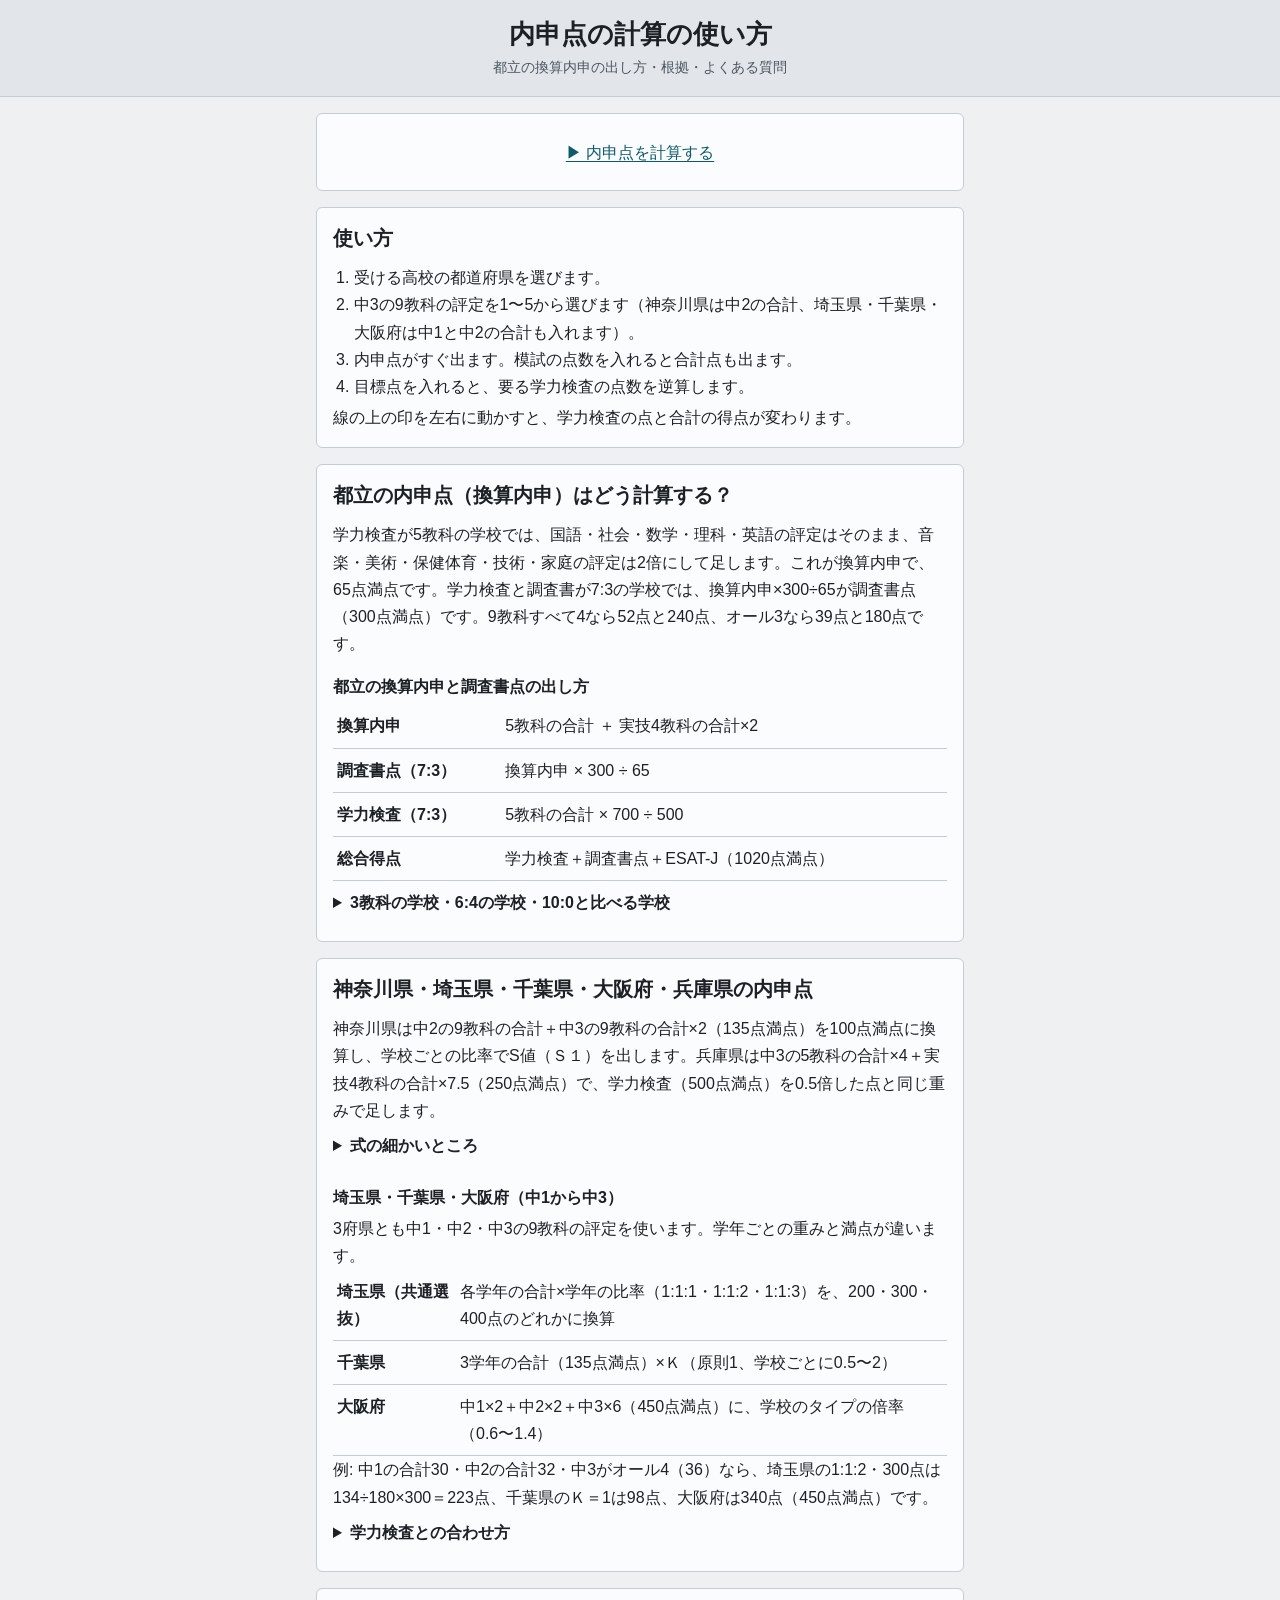
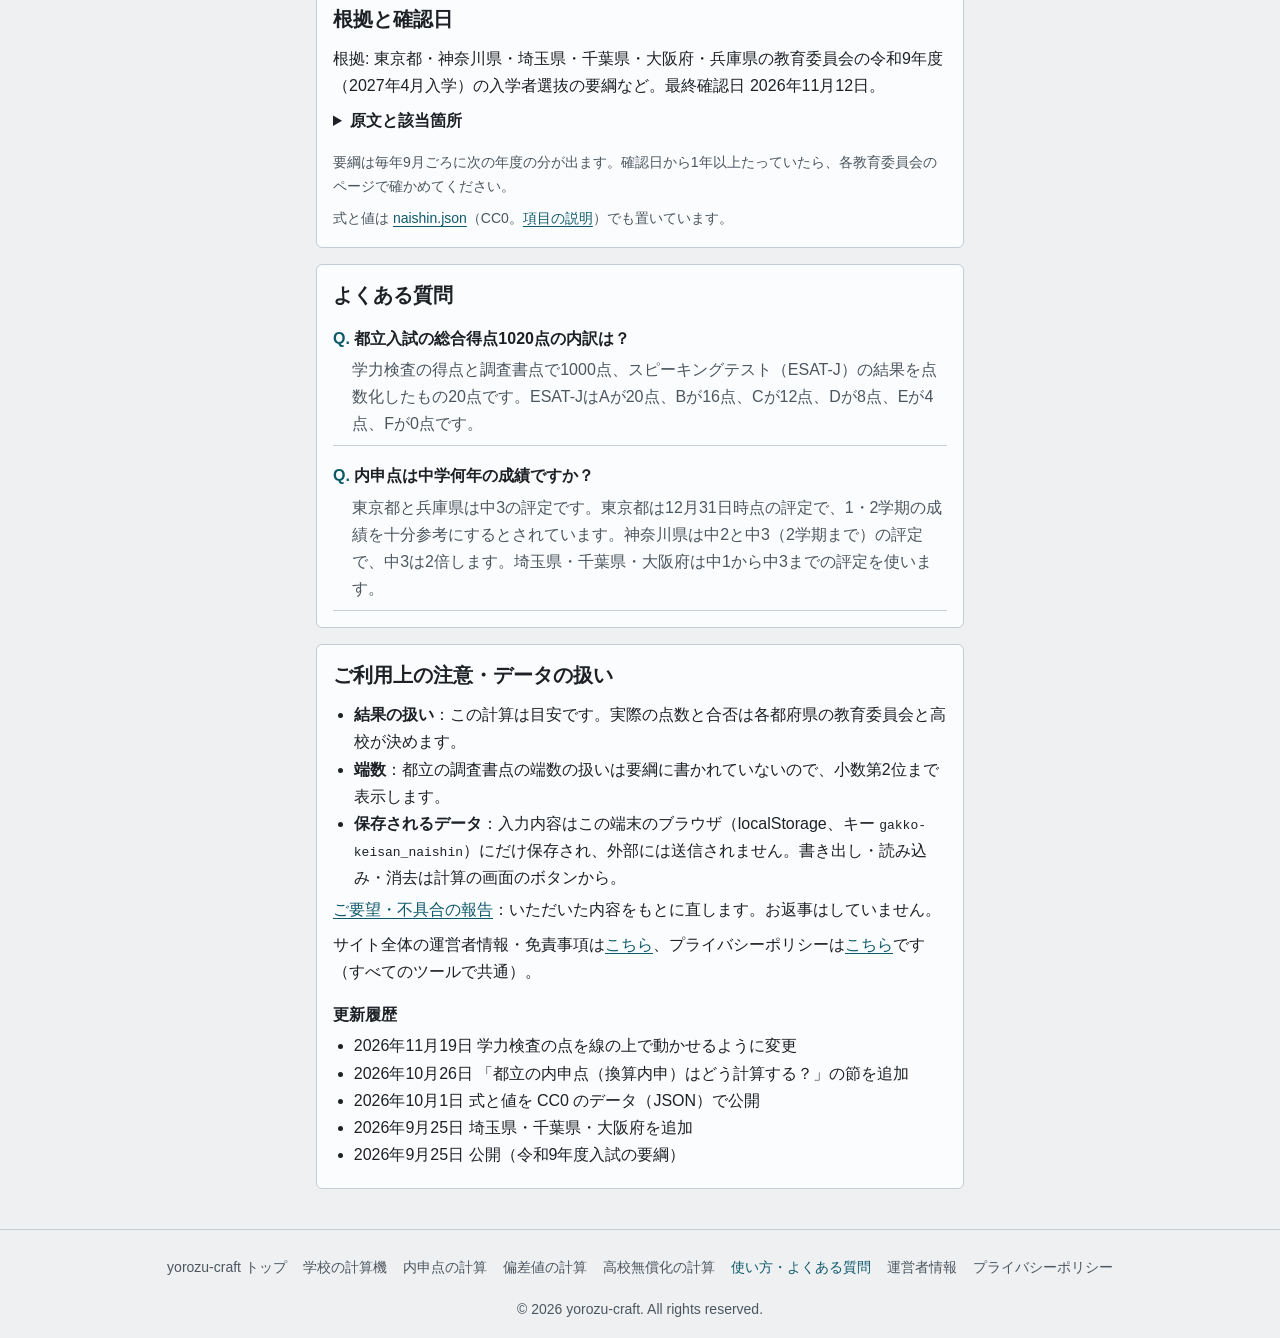
<file: naishin/guide.html>
<!DOCTYPE html>
<html lang="ja">
<head>
  <meta charset="UTF-8">
  <meta name="viewport" content="width=device-width, initial-scale=1.0">
  <title>都立の内申点（換算内申）はどう計算する？ 都立の換算内申の出し方・内申点の計算の使い方｜学校の計算機｜yorozu-craft</title>
  <meta name="description" content="都立高校の換算内申（5教科×1＋実技4教科×2＝65点）と調査書点（300点）の出し方、神奈川県（中2＋中3×2）・埼玉県・千葉県・大阪府・兵庫県（250点）の内申点の計算を、令和9年度の入試の要綱にもとづいて説明します。出典と確認日つき。">
  <meta name="robots" content="index, follow">
  <link rel="canonical" href="https://yorozu-craft.com/gakko-keisan/naishin/guide.html">

  <meta property="og:title" content="都立の内申点（換算内申）はどう計算する？ 都立の換算内申の出し方・内申点の計算の使い方｜学校の計算機">
  <meta property="og:description" content="都立の換算内申・調査書点、神奈川・埼玉・千葉・大阪・兵庫の内申点の出し方を令和9年度の要綱にもとづいて。">
  <meta property="og:type" content="article">
  <meta property="og:url" content="https://yorozu-craft.com/gakko-keisan/naishin/guide.html">
  <meta property="og:site_name" content="yorozu-craft">
  <meta property="og:locale" content="ja_JP">
  <meta property="og:image" content="https://yorozu-craft.com/gakko-keisan/og-image.png">
  <meta property="og:image:width" content="1200">
  <meta property="og:image:height" content="630">
  <meta name="twitter:card" content="summary_large_image">

  <script type="application/ld+json">
  {
    "@context": "https://schema.org",
    "@type": "FAQPage",
    "mainEntity": [
      {
        "@type": "Question",
        "name": "都立入試の総合得点1020点の内訳は？",
        "acceptedAnswer": { "@type": "Answer", "text": "学力検査の得点と調査書点で1000点、スピーキングテスト（ESAT-J）の結果を点数化したもの20点です。ESAT-JはAが20点、Bが16点、Cが12点、Dが8点、Eが4点、Fが0点です。" }
      },
      {
        "@type": "Question",
        "name": "内申点は中学何年の成績ですか？",
        "acceptedAnswer": { "@type": "Answer", "text": "東京都と兵庫県は中3の評定です。東京都は12月31日時点の評定で、1・2学期の成績を十分参考にするとされています。神奈川県は中2と中3（2学期まで）の評定で、中3は2倍します。埼玉県・千葉県・大阪府は中1から中3までの評定を使います。" }
      }
    ]
  }
  </script>

  <!-- Google AdSense（サイト所有確認 + 広告配信スクリプト） -->
  <meta name="google-adsense-account" content="ca-pub-5375267956079717">
  <script async src="https://pagead2.googlesyndication.com/pagead/js/adsbygoogle.js?client=ca-pub-5375267956079717"
     crossorigin="anonymous"></script>

  <link rel="icon" href="../favicon.svg" type="image/svg+xml">
  <link rel="manifest" href="/manifest.webmanifest">
  <link rel="apple-touch-icon" href="../apple-touch-icon.png">
  <link rel="stylesheet" href="../style.css">
</head>
<body>

  <header class="app-header">
    <h1>内申点の計算の使い方</h1>
    <p class="subtitle">都立の換算内申の出し方・根拠・よくある質問</p>
  </header>

  <main class="app-main">

    <p class="card" style="text-align:center"><a href="./">▶ 内申点を計算する</a></p>

    <article class="card content" id="howto">
      <h2>使い方</h2>
      <ol>
        <li>受ける高校の都道府県を選びます。</li>
        <li>中3の9教科の評定を1〜5から選びます（神奈川県は中2の合計、埼玉県・千葉県・大阪府は中1と中2の合計も入れます）。</li>
        <li>内申点がすぐ出ます。模試の点数を入れると合計点も出ます。</li>
        <li>目標点を入れると、要る学力検査の点数を逆算します。</li>
      </ol>
      <p>線の上の印を左右に動かすと、学力検査の点と合計の得点が変わります。</p>
    </article>

    <!-- 使い方の問いの節（ROADMAP 7.117 の 2 (c)、D387）。値は naishin-values.js と下の表のまま（2026-10-26） -->
    <article class="card content" id="tokyo">
      <h2 id="q-tokyo">都立の内申点（換算内申）はどう計算する？</h2>
      <p>学力検査が5教科の学校では、国語・社会・数学・理科・英語の評定はそのまま、音楽・美術・保健体育・技術・家庭の評定は2倍にして足します。これが換算内申で、65点満点です。学力検査と調査書が7:3の学校では、換算内申×300÷65が調査書点（300点満点）です。9教科すべて4なら52点と240点、オール3なら39点と180点です。</p>
      <h3>都立の換算内申と調査書点の出し方</h3>
      <table class="steps">
        <tbody>
          <tr><th>換算内申</th><td>5教科の合計 ＋ 実技4教科の合計×2</td></tr>
          <tr><th>調査書点（7:3）</th><td>換算内申 × 300 ÷ 65</td></tr>
          <tr><th>学力検査（7:3）</th><td>5教科の合計 × 700 ÷ 500</td></tr>
          <tr><th>総合得点</th><td>学力検査＋調査書点＋ESAT-J（1020点満点）</td></tr>
        </tbody>
      </table>
      <details>
        <summary>3教科の学校・6:4の学校・10:0と比べる学校</summary>
        <ul>
          <li>学力検査が国数英の3教科なら、社会と理科も2倍になり、満点は75点です（第二次募集など）。</li>
          <li>芸術・体育の学科は6:4（学力検査600点・調査書点400点）です。</li>
          <li>令和9年度は北園・武蔵野北・深沢の3校が、受検者ごとに7:3と10:0で計算して高いほうを使います（第二次募集は6:4と10:0）。</li>
          <li>ESAT-Jを受けなかった人の「仮の結果」の出し方は要綱にありますが、このツールでは計算しません。</li>
        </ul>
      </details>
    </article>

    <article class="card content" id="others">
      <h2>神奈川県・埼玉県・千葉県・大阪府・兵庫県の内申点</h2>
      <p>神奈川県は中2の9教科の合計＋中3の9教科の合計×2（135点満点）を100点満点に換算し、学校ごとの比率でS値（Ｓ１）を出します。兵庫県は中3の5教科の合計×4＋実技4教科の合計×7.5（250点満点）で、学力検査（500点満点）を0.5倍した点と同じ重みで足します。</p>
      <details>
        <summary>式の細かいところ</summary>
        <ul>
          <li>神奈川県: ａ＝Ａ×100÷135（小数第3位を四捨五入）。Ｓ１＝ａ×ｆ＋ｂ×ｇ（ｆ＋ｇ＝10）。全日制の共通選抜では5:5の学校が最も多い（選考基準の表を数えた）。重点化・特色検査・第2次選考（主体的に学習に取り組む態度を使う）は計算しません。</li>
          <li>兵庫県: 複数志願選抜の第1志望校には、学区ごとに第1志望加算点（第1学区25・第2学区20・第3学区25・第4学区30・第5学区30点）が足されます。</li>
        </ul>
      </details>
      <h3>埼玉県・千葉県・大阪府（中1から中3）</h3>
      <p>3府県とも中1・中2・中3の9教科の評定を使います。学年ごとの重みと満点が違います。</p>
      <table class="steps">
        <tbody>
          <tr><th>埼玉県（共通選抜）</th><td>各学年の合計×学年の比率（1:1:1・1:1:2・1:1:3）を、200・300・400点のどれかに換算</td></tr>
          <tr><th>千葉県</th><td>3学年の合計（135点満点）×Ｋ（原則1、学校ごとに0.5〜2）</td></tr>
          <tr><th>大阪府</th><td>中1×2＋中2×2＋中3×6（450点満点）に、学校のタイプの倍率（0.6〜1.4）</td></tr>
        </tbody>
      </table>
      <p>例: 中1の合計30・中2の合計32・中3がオール4（36）なら、埼玉県の1:1:2・300点は134÷180×300＝223点、千葉県のＫ＝1は98点、大阪府は340点（450点満点）です。</p>
      <details>
        <summary>学力検査との合わせ方</summary>
        <ul>
          <li>埼玉県: 学力検査500点＋調査書の得点＋面接（30点か60点）。比率と換算の満点は学校ごとで、第1次選抜と第2次選抜で違う学校もあります。特色選抜は学校ごとの配点なので計算しません。</li>
          <li>千葉県: 学力検査500点＋調査書の得点＋学校設定検査（10〜100点。2つ以上なら合計150点まで）＋調査書の加点（50点まで）。後の2つは学校ごとなので計算しません。</li>
          <li>大阪府: 学力検査（5教科×90点＝450点）と調査書（450点）に、タイプⅠ（1.4・0.6）〜Ⅴ（0.6・1.4）の倍率をかけて足します（900点満点）。令和9年度の実施要項はまだ出ていない（2026年9月25日）ので、府の選抜方針と「選抜の方法」で計算しています。</li>
        </ul>
      </details>
    </article>

    <article class="card content" id="basis">
      <h2>根拠と確認日</h2>
      <p>根拠: 東京都・神奈川県・埼玉県・千葉県・大阪府・兵庫県の教育委員会の令和9年度（2027年4月入学）の入学者選抜の要綱など。最終確認日 2026年11月12日。</p>
      <details>
        <summary>原文と該当箇所</summary>
        <ul id="sources"></ul>
      </details>
      <p class="small">要綱は毎年9月ごろに次の年度の分が出ます。確認日から1年以上たっていたら、各教育委員会のページで確かめてください。</p>
      <p class="small">式と値は <a href="../data/naishin.json">naishin.json</a>（CC0。<a href="../data/README.md" target="_blank" rel="noopener noreferrer">項目の説明</a>）でも置いています。</p>
    </article>

    <article class="card content" id="faq">
      <h2>よくある質問</h2>
      <dl class="faq">
        <dt>都立入試の総合得点1020点の内訳は？</dt>
        <dd>学力検査の得点と調査書点で1000点、スピーキングテスト（ESAT-J）の結果を点数化したもの20点です。ESAT-JはAが20点、Bが16点、Cが12点、Dが8点、Eが4点、Fが0点です。</dd>
        <dt>内申点は中学何年の成績ですか？</dt>
        <dd>東京都と兵庫県は中3の評定です。東京都は12月31日時点の評定で、1・2学期の成績を十分参考にするとされています。神奈川県は中2と中3（2学期まで）の評定で、中3は2倍します。埼玉県・千葉県・大阪府は中1から中3までの評定を使います。</dd>
      </dl>
    </article>

    <article class="card content" id="notes">
      <h2>ご利用上の注意・データの扱い</h2>
      <ul>
        <li><strong>結果の扱い</strong>：この計算は目安です。実際の点数と合否は各都府県の教育委員会と高校が決めます。</li>
        <li><strong>端数</strong>：都立の調査書点の端数の扱いは要綱に書かれていないので、小数第2位まで表示します。</li>
        <li><strong>保存されるデータ</strong>：入力内容はこの端末のブラウザ（localStorage、キー <code>gakko-keisan_naishin</code>）にだけ保存され、外部には送信されません。書き出し・読み込み・消去は計算の画面のボタンから。</li>
      </ul>
      <p><a href="/post/?from=/gakko-keisan/naishin/guide.html">ご要望・不具合の報告</a>：いただいた内容をもとに直します。お返事はしていません。</p>
      <p>サイト全体の運営者情報・免責事項は<a href="../../about.html">こちら</a>、プライバシーポリシーは<a href="../../privacy-policy.html">こちら</a>です（すべてのツールで共通）。</p>
      <h3>更新履歴</h3>
      <ul id="changelog">
        <li><time datetime="2026-11-19">2026年11月19日</time> 学力検査の点を線の上で動かせるように変更</li>
        <li><time datetime="2026-10-26">2026年10月26日</time> 「都立の内申点（換算内申）はどう計算する？」の節を追加</li>
        <li><time datetime="2026-10-01">2026年10月1日</time> 式と値を CC0 のデータ（JSON）で公開</li>
        <li><time datetime="2026-09-25">2026年9月25日</time> 埼玉県・千葉県・大阪府を追加</li>
        <li><time datetime="2026-09-25">2026年9月25日</time> 公開（令和9年度入試の要綱）</li>
      </ul>
    </article>

  </main>

  <footer class="app-footer">
    <nav class="footer-nav" aria-label="フッターナビゲーション">
      <ul>
        <li><a href="../../">yorozu-craft トップ</a></li>
        <li><a href="../">学校の計算機</a></li>
        <li><a href="./">内申点の計算</a></li>
        <li><a href="../hensachi/">偏差値の計算</a></li>
        <li><a href="../../seido-keisan/koko-mushoka/">高校無償化の計算</a></li>
        <li><a href="./guide.html" aria-current="page">使い方・よくある質問</a></li>
        <li><a href="../../about.html">運営者情報</a></li>
        <li><a href="../../privacy-policy.html">プライバシーポリシー</a></li>
      </ul>
    </nav>
    <p>&copy; 2026 yorozu-craft. All rights reserved.</p>
  </footer>

  <script src="../lib/naishin-values.js"></script>
  <script>
    // 出典は値のファイルから（値と出典を 1 か所に）
    (function () {
      var V = window.NaishinValues, ul = document.getElementById('sources');
      ['tokyo', 'kanagawa', 'saitama', 'chiba', 'osaka', 'hyogo'].forEach(function (k) {
        V.PREFS[k].sources.forEach(function (s) {
          var li = document.createElement('li'), a = document.createElement('a');
          a.href = s.url; a.target = '_blank'; a.rel = 'noopener noreferrer'; a.textContent = s.name;
          li.appendChild(a); li.appendChild(document.createTextNode('：' + s.note));
          ul.appendChild(li);
        });
      });
    })();
  </script>
  <!-- Cloudflare Web Analytics（Cookie を使わないアクセス解析） --><script type='module' src='https://static.cloudflareinsights.com/beacon.min.js' data-cf-beacon='{"token": "b79bf821e1fd4b6683866d493b1de426"}'></script><!-- End Cloudflare Web Analytics -->
</body>
</html>
</file>
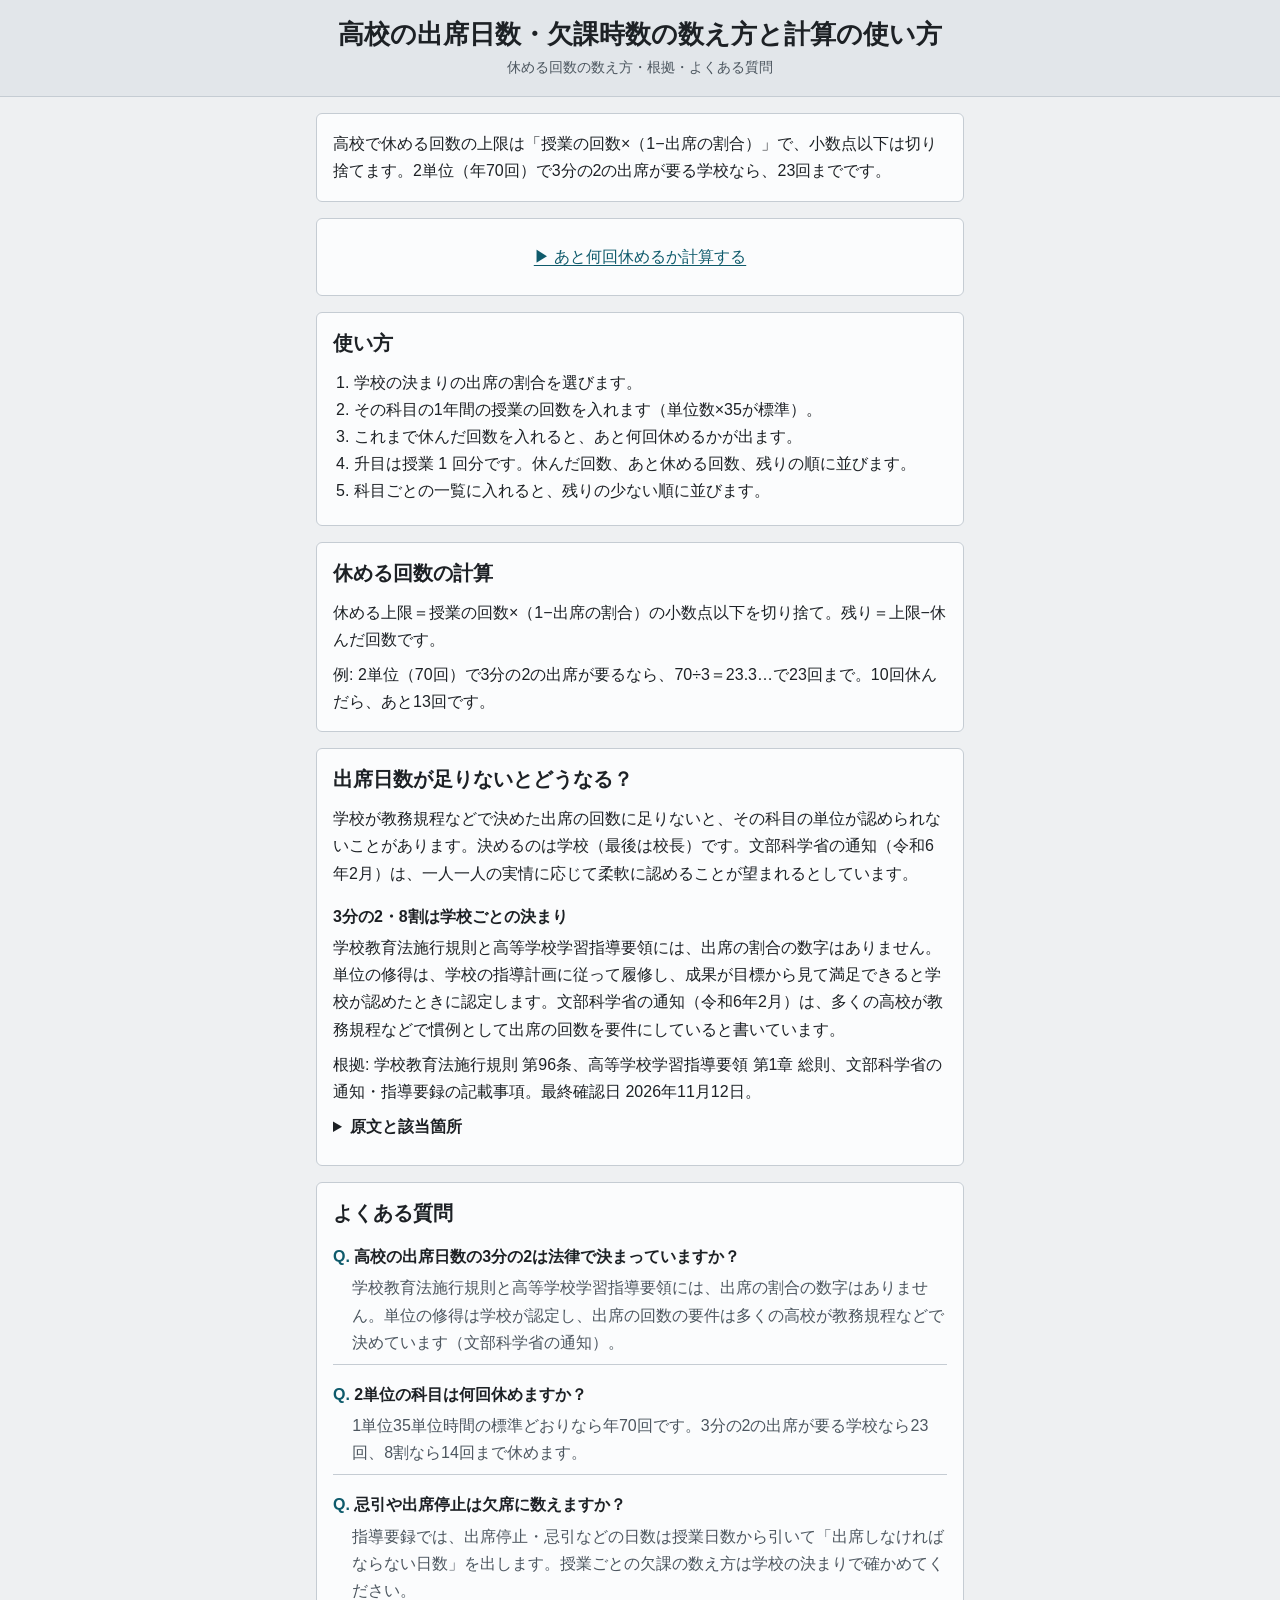
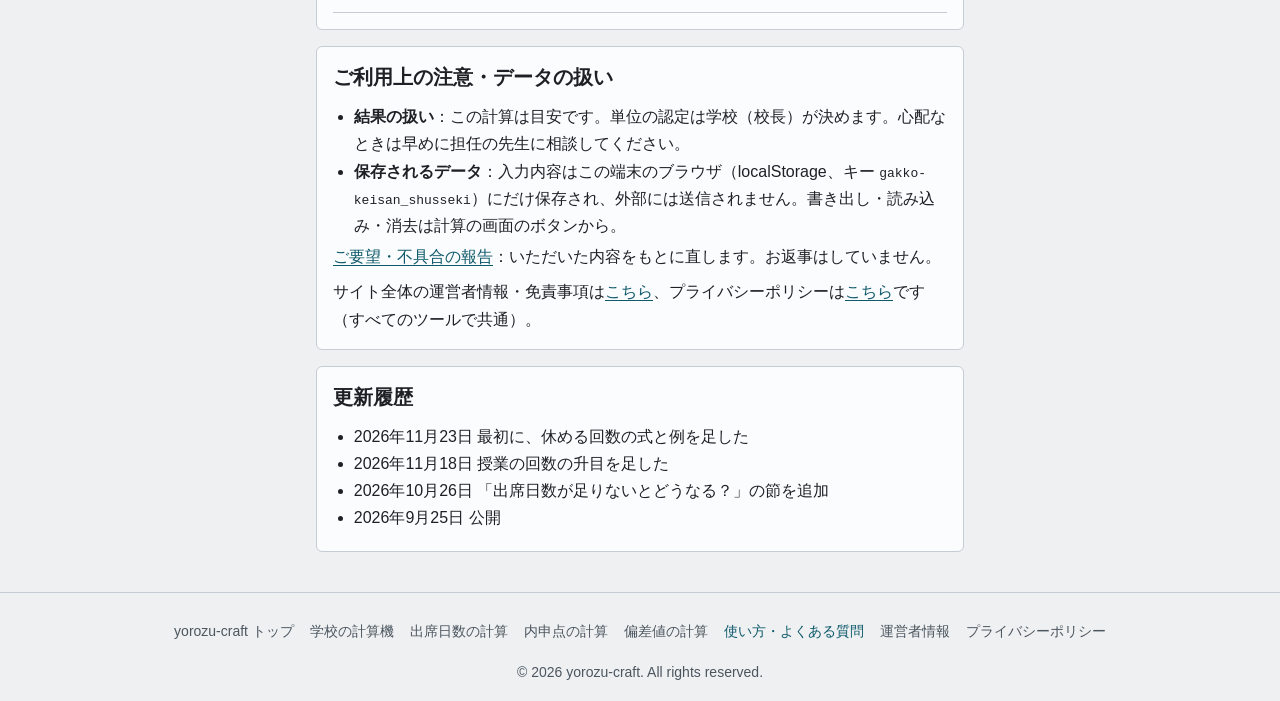
<file: shusseki/guide.html>
<!DOCTYPE html>
<html lang="ja">
<head>
  <meta charset="UTF-8">
  <meta name="viewport" content="width=device-width, initial-scale=1.0">
  <title>出席日数が足りないとどうなる？ 高校の出席日数・欠課時数の数え方（3分の2・8割は誰が決める？）｜学校の計算機｜yorozu-craft</title>
  <meta name="description" content="高校の単位で休める回数の計算のしかたと、3分の2・4分の3・8割が法令ではなく学校ごとの決まりであること、1単位＝35単位時間、出席停止・忌引の扱いを、文部科学省の資料にもとづいて説明します。">
  <meta name="robots" content="index, follow">
  <link rel="canonical" href="https://yorozu-craft.com/gakko-keisan/shusseki/guide.html">

  <meta property="og:title" content="出席日数が足りないとどうなる？ 高校の出席日数・欠課時数の数え方｜学校の計算機">
  <meta property="og:description" content="休める回数の計算と、3分の2・8割が学校ごとの決まりであること。">
  <meta property="og:type" content="article">
  <meta property="og:url" content="https://yorozu-craft.com/gakko-keisan/shusseki/guide.html">
  <meta property="og:site_name" content="yorozu-craft">
  <meta property="og:locale" content="ja_JP">
  <meta property="og:image" content="https://yorozu-craft.com/gakko-keisan/og-image.png">
  <meta property="og:image:width" content="1200">
  <meta property="og:image:height" content="630">
  <meta name="twitter:card" content="summary_large_image">

  <script type="application/ld+json">
  {
    "@context": "https://schema.org",
    "@type": "FAQPage",
    "mainEntity": [
      {
        "@type": "Question",
        "name": "高校の出席日数の3分の2は法律で決まっていますか？",
        "acceptedAnswer": { "@type": "Answer", "text": "学校教育法施行規則と高等学校学習指導要領には、出席の割合の数字はありません。単位の修得は学校が認定し、出席の回数の要件は多くの高校が教務規程などで決めています（文部科学省の通知）。" }
      },
      {
        "@type": "Question",
        "name": "2単位の科目は何回休めますか？",
        "acceptedAnswer": { "@type": "Answer", "text": "1単位35単位時間の標準どおりなら年70回です。3分の2の出席が要る学校なら23回、8割なら14回まで休めます。" }
      },
      {
        "@type": "Question",
        "name": "忌引や出席停止は欠席に数えますか？",
        "acceptedAnswer": { "@type": "Answer", "text": "指導要録では、出席停止・忌引などの日数は授業日数から引いて「出席しなければならない日数」を出します。授業ごとの欠課の数え方は学校の決まりで確かめてください。" }
      }
    ]
  }
  </script>

  <!-- Google AdSense（サイト所有確認 + 広告配信スクリプト） -->
  <meta name="google-adsense-account" content="ca-pub-5375267956079717">
  <script async src="https://pagead2.googlesyndication.com/pagead/js/adsbygoogle.js?client=ca-pub-5375267956079717"
     crossorigin="anonymous"></script>

  <link rel="icon" href="../favicon.svg" type="image/svg+xml">
  <link rel="manifest" href="/manifest.webmanifest">
  <link rel="apple-touch-icon" href="../apple-touch-icon.png">
  <link rel="stylesheet" href="../style.css">
</head>
<body>

  <header class="app-header">
    <h1>高校の出席日数・欠課時数の数え方と計算の使い方</h1>
    <p class="subtitle">休める回数の数え方・根拠・よくある質問</p>
  </header>

  <main class="app-main">

    <p class="card">高校で休める回数の上限は「授業の回数×（1−出席の割合）」で、小数点以下は切り捨てます。2単位（年70回）で3分の2の出席が要る学校なら、23回までです。</p>

    <p class="card" style="text-align:center"><a href="./">▶ あと何回休めるか計算する</a></p>

    <article class="card content" id="howto">
      <h2>使い方</h2>
      <ol>
        <li>学校の決まりの出席の割合を選びます。</li>
        <li>その科目の1年間の授業の回数を入れます（単位数×35が標準）。</li>
        <li>これまで休んだ回数を入れると、あと何回休めるかが出ます。</li>
        <li>升目は授業 1 回分です。休んだ回数、あと休める回数、残りの順に並びます。</li>
        <li>科目ごとの一覧に入れると、残りの少ない順に並びます。</li>
      </ol>
    </article>

    <article class="card content" id="calc">
      <h2>休める回数の計算</h2>
      <p>休める上限＝授業の回数×（1−出席の割合）の小数点以下を切り捨て。残り＝上限−休んだ回数です。</p>
      <p>例: 2単位（70回）で3分の2の出席が要るなら、70÷3＝23.3…で23回まで。10回休んだら、あと13回です。</p>
    </article>

    <!-- 使い方の問いの節（ROADMAP 7.117 の 2 (c)、D387）。根拠は shusseki-values.js の SOURCES のまま（2026-10-26） -->
    <article class="card content" id="basis">
      <h2 id="q-tarinai">出席日数が足りないとどうなる？</h2>
      <p>学校が教務規程などで決めた出席の回数に足りないと、その科目の単位が認められないことがあります。決めるのは学校（最後は校長）です。文部科学省の通知（令和6年2月）は、一人一人の実情に応じて柔軟に認めることが望まれるとしています。</p>
      <h3>3分の2・8割は学校ごとの決まり</h3>
      <p>学校教育法施行規則と高等学校学習指導要領には、出席の割合の数字はありません。単位の修得は、学校の指導計画に従って履修し、成果が目標から見て満足できると学校が認めたときに認定します。文部科学省の通知（令和6年2月）は、多くの高校が教務規程などで慣例として出席の回数を要件にしていると書いています。</p>
      <p>根拠: 学校教育法施行規則 第96条、高等学校学習指導要領 第1章 総則、文部科学省の通知・指導要録の記載事項。最終確認日 2026年11月12日。</p>
      <details>
        <summary>原文と該当箇所</summary>
        <ul id="sources"></ul>
      </details>
    </article>

    <article class="card content" id="faq">
      <h2>よくある質問</h2>
      <dl class="faq">
        <dt>高校の出席日数の3分の2は法律で決まっていますか？</dt>
        <dd>学校教育法施行規則と高等学校学習指導要領には、出席の割合の数字はありません。単位の修得は学校が認定し、出席の回数の要件は多くの高校が教務規程などで決めています（文部科学省の通知）。</dd>
        <dt>2単位の科目は何回休めますか？</dt>
        <dd>1単位35単位時間の標準どおりなら年70回です。3分の2の出席が要る学校なら23回、8割なら14回まで休めます。</dd>
        <dt>忌引や出席停止は欠席に数えますか？</dt>
        <dd>指導要録では、出席停止・忌引などの日数は授業日数から引いて「出席しなければならない日数」を出します。授業ごとの欠課の数え方は学校の決まりで確かめてください。</dd>
      </dl>
    </article>

    <article class="card content" id="notes">
      <h2>ご利用上の注意・データの扱い</h2>
      <ul>
        <li><strong>結果の扱い</strong>：この計算は目安です。単位の認定は学校（校長）が決めます。心配なときは早めに担任の先生に相談してください。</li>
        <li><strong>保存されるデータ</strong>：入力内容はこの端末のブラウザ（localStorage、キー <code>gakko-keisan_shusseki</code>）にだけ保存され、外部には送信されません。書き出し・読み込み・消去は計算の画面のボタンから。</li>
      </ul>
      <p><a href="/post/?from=/gakko-keisan/shusseki/guide.html">ご要望・不具合の報告</a>：いただいた内容をもとに直します。お返事はしていません。</p>
      <p>サイト全体の運営者情報・免責事項は<a href="../../about.html">こちら</a>、プライバシーポリシーは<a href="../../privacy-policy.html">こちら</a>です（すべてのツールで共通）。</p>
    </article>

    <article class="card content" id="changelog">
      <h2>更新履歴</h2>
      <ul>
        <li><time datetime="2026-11-23">2026年11月23日</time> 最初に、休める回数の式と例を足した</li>
        <li><time datetime="2026-11-18">2026年11月18日</time> 授業の回数の升目を足した</li>
        <li><time datetime="2026-10-26">2026年10月26日</time> 「出席日数が足りないとどうなる？」の節を追加</li>
        <li><time datetime="2026-09-25">2026年9月25日</time> 公開</li>
      </ul>
    </article>

  </main>

  <footer class="app-footer">
    <nav class="footer-nav" aria-label="フッターナビゲーション">
      <ul>
        <li><a href="../../">yorozu-craft トップ</a></li>
        <li><a href="../">学校の計算機</a></li>
        <li><a href="./">出席日数の計算</a></li>
        <li><a href="../naishin/">内申点の計算</a></li>
        <li><a href="../hensachi/">偏差値の計算</a></li>
        <li><a href="./guide.html" aria-current="page">使い方・よくある質問</a></li>
        <li><a href="../../about.html">運営者情報</a></li>
        <li><a href="../../privacy-policy.html">プライバシーポリシー</a></li>
      </ul>
    </nav>
    <p>&copy; 2026 yorozu-craft. All rights reserved.</p>
  </footer>

  <script src="../lib/shusseki-values.js"></script>
  <script>
    (function () {
      var ul = document.getElementById('sources');
      window.ShussekiValues.SOURCES.forEach(function (s) {
        var li = document.createElement('li'), a = document.createElement('a');
        a.href = s.url; a.target = '_blank'; a.rel = 'noopener noreferrer'; a.textContent = s.name;
        li.appendChild(a); li.appendChild(document.createTextNode('：' + s.note));
        ul.appendChild(li);
      });
    })();
  </script>
  <!-- Cloudflare Web Analytics（Cookie を使わないアクセス解析） --><script type='module' src='https://static.cloudflareinsights.com/beacon.min.js' data-cf-beacon='{"token": "b79bf821e1fd4b6683866d493b1de426"}'></script><!-- End Cloudflare Web Analytics -->
</body>
</html>
</file>
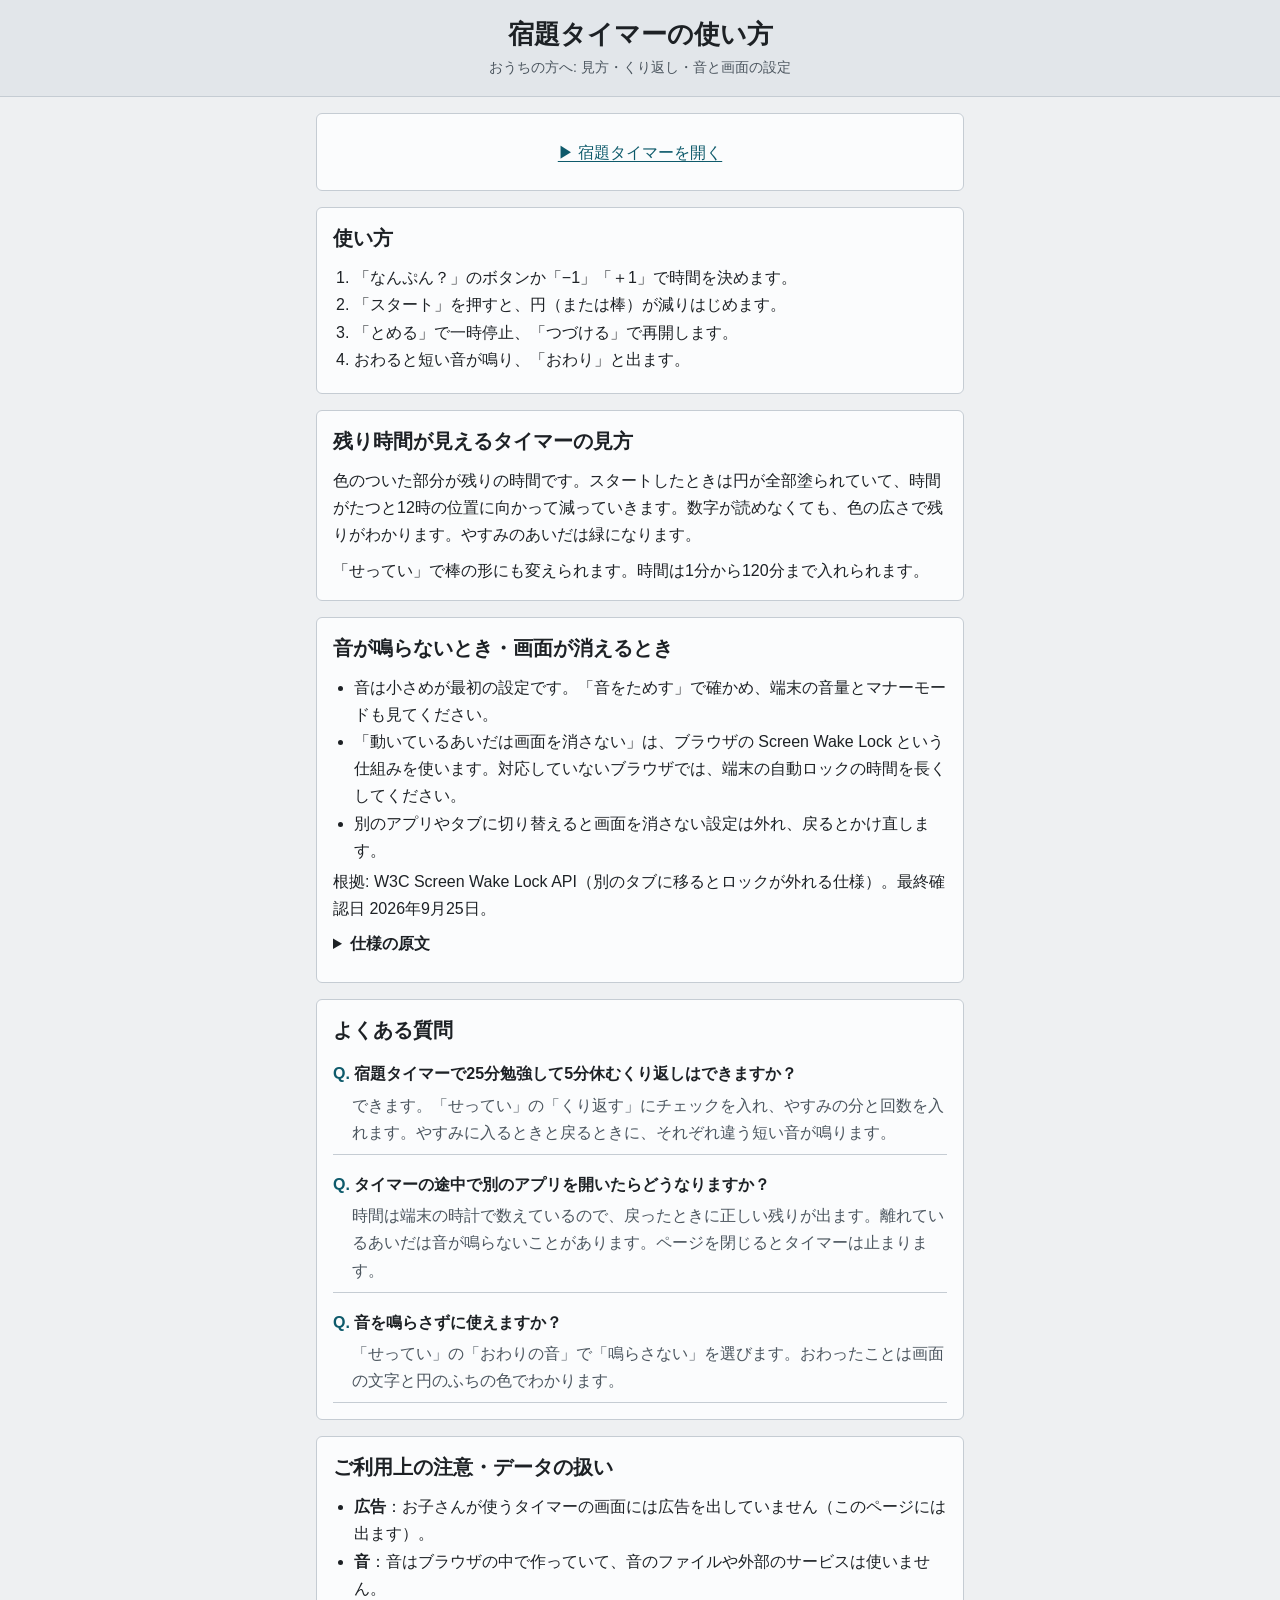
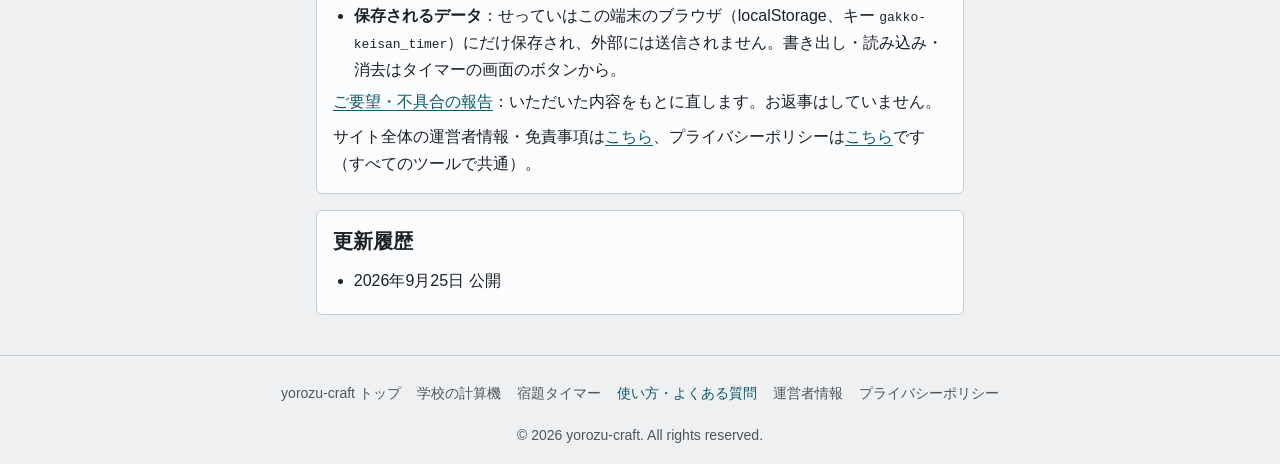
<file: timer/guide.html>
<!DOCTYPE html>
<html lang="ja">
<head>
  <meta charset="UTF-8">
  <meta name="viewport" content="width=device-width, initial-scale=1.0">
  <title>宿題タイマーの使い方（残り時間が見える・くり返し・音が鳴らないとき）｜学校の計算機｜yorozu-craft</title>
  <meta name="description" content="子ども向けの宿題タイマーの使い方。残り時間が円か棒で減る見方、25分＋5分のようなくり返し、音が鳴らないとき・画面が消えるときの対処をまとめました。">
  <meta name="robots" content="index, follow">
  <link rel="canonical" href="https://yorozu-craft.com/gakko-keisan/timer/guide.html">

  <meta property="og:title" content="宿題タイマーの使い方｜学校の計算機">
  <meta property="og:description" content="残り時間の見方、くり返し、音が鳴らないとき・画面が消えるときの対処。">
  <meta property="og:type" content="article">
  <meta property="og:url" content="https://yorozu-craft.com/gakko-keisan/timer/guide.html">
  <meta property="og:site_name" content="yorozu-craft">
  <meta property="og:locale" content="ja_JP">
  <meta property="og:image" content="https://yorozu-craft.com/gakko-keisan/og-image.png">
  <meta property="og:image:width" content="1200">
  <meta property="og:image:height" content="630">
  <meta name="twitter:card" content="summary_large_image">

  <script type="application/ld+json">
  {
    "@context": "https://schema.org",
    "@type": "FAQPage",
    "mainEntity": [
      {
        "@type": "Question",
        "name": "宿題タイマーで25分勉強して5分休むくり返しはできますか？",
        "acceptedAnswer": { "@type": "Answer", "text": "できます。「せってい」の「くり返す」にチェックを入れ、やすみの分と回数を入れます。やすみに入るときと戻るときに、それぞれ違う短い音が鳴ります。" }
      },
      {
        "@type": "Question",
        "name": "タイマーの途中で別のアプリを開いたらどうなりますか？",
        "acceptedAnswer": { "@type": "Answer", "text": "時間は端末の時計で数えているので、戻ったときに正しい残りが出ます。離れているあいだは音が鳴らないことがあります。ページを閉じるとタイマーは止まります。" }
      },
      {
        "@type": "Question",
        "name": "音を鳴らさずに使えますか？",
        "acceptedAnswer": { "@type": "Answer", "text": "「せってい」の「おわりの音」で「鳴らさない」を選びます。おわったことは画面の文字と円のふちの色でわかります。" }
      }
    ]
  }
  </script>

  <!-- Google AdSense（サイト所有確認 + 広告配信スクリプト）。保護者向けの読みものページなので広告を出す -->
  <meta name="google-adsense-account" content="ca-pub-5375267956079717">
  <script async src="https://pagead2.googlesyndication.com/pagead/js/adsbygoogle.js?client=ca-pub-5375267956079717"
     crossorigin="anonymous"></script>

  <link rel="icon" href="../favicon.svg" type="image/svg+xml">
  <link rel="manifest" href="/manifest.webmanifest">
  <link rel="apple-touch-icon" href="../apple-touch-icon.png">
  <link rel="stylesheet" href="../style.css">
</head>
<body>

  <header class="app-header">
    <h1>宿題タイマーの使い方</h1>
    <p class="subtitle">おうちの方へ: 見方・くり返し・音と画面の設定</p>
  </header>

  <main class="app-main">

    <p class="card" style="text-align:center"><a href="./">▶ 宿題タイマーを開く</a></p>

    <article class="card content" id="howto">
      <h2>使い方</h2>
      <ol>
        <li>「なんぷん？」のボタンか「−1」「＋1」で時間を決めます。</li>
        <li>「スタート」を押すと、円（または棒）が減りはじめます。</li>
        <li>「とめる」で一時停止、「つづける」で再開します。</li>
        <li>おわると短い音が鳴り、「おわり」と出ます。</li>
      </ol>
    </article>

    <article class="card content" id="view">
      <h2>残り時間が見えるタイマーの見方</h2>
      <p>色のついた部分が残りの時間です。スタートしたときは円が全部塗られていて、時間がたつと12時の位置に向かって減っていきます。数字が読めなくても、色の広さで残りがわかります。やすみのあいだは緑になります。</p>
      <p>「せってい」で棒の形にも変えられます。時間は1分から120分まで入れられます。</p>
    </article>

    <article class="card content" id="trouble">
      <h2>音が鳴らないとき・画面が消えるとき</h2>
      <ul>
        <li>音は小さめが最初の設定です。「音をためす」で確かめ、端末の音量とマナーモードも見てください。</li>
        <li>「動いているあいだは画面を消さない」は、ブラウザの Screen Wake Lock という仕組みを使います。対応していないブラウザでは、端末の自動ロックの時間を長くしてください。</li>
        <li>別のアプリやタブに切り替えると画面を消さない設定は外れ、戻るとかけ直します。</li>
      </ul>
      <p>根拠: W3C Screen Wake Lock API（別のタブに移るとロックが外れる仕様）。最終確認日 2026年9月25日。</p>
      <details>
        <summary>仕様の原文</summary>
        <ul>
          <li><a href="https://www.w3.org/TR/screen-wake-lock/" target="_blank" rel="noopener noreferrer">Screen Wake Lock API（W3C）</a>：ページが見えなくなると、画面のロックは自動で外れる</li>
          <li><a href="https://developer.mozilla.org/ja/docs/Web/API/Screen_Wake_Lock_API" target="_blank" rel="noopener noreferrer">画面起動ロック API（MDN）</a>：対応しているブラウザの一覧</li>
        </ul>
      </details>
    </article>

    <article class="card content" id="faq">
      <h2>よくある質問</h2>
      <dl class="faq">
        <dt>宿題タイマーで25分勉強して5分休むくり返しはできますか？</dt>
        <dd>できます。「せってい」の「くり返す」にチェックを入れ、やすみの分と回数を入れます。やすみに入るときと戻るときに、それぞれ違う短い音が鳴ります。</dd>
        <dt>タイマーの途中で別のアプリを開いたらどうなりますか？</dt>
        <dd>時間は端末の時計で数えているので、戻ったときに正しい残りが出ます。離れているあいだは音が鳴らないことがあります。ページを閉じるとタイマーは止まります。</dd>
        <dt>音を鳴らさずに使えますか？</dt>
        <dd>「せってい」の「おわりの音」で「鳴らさない」を選びます。おわったことは画面の文字と円のふちの色でわかります。</dd>
      </dl>
    </article>

    <article class="card content" id="notes">
      <h2>ご利用上の注意・データの扱い</h2>
      <ul>
        <li><strong>広告</strong>：お子さんが使うタイマーの画面には広告を出していません（このページには出ます）。</li>
        <li><strong>音</strong>：音はブラウザの中で作っていて、音のファイルや外部のサービスは使いません。</li>
        <li><strong>保存されるデータ</strong>：せっていはこの端末のブラウザ（localStorage、キー <code>gakko-keisan_timer</code>）にだけ保存され、外部には送信されません。書き出し・読み込み・消去はタイマーの画面のボタンから。</li>
      </ul>
      <p><a href="/post/?from=/gakko-keisan/timer/guide.html">ご要望・不具合の報告</a>：いただいた内容をもとに直します。お返事はしていません。</p>
      <p>サイト全体の運営者情報・免責事項は<a href="../../about.html">こちら</a>、プライバシーポリシーは<a href="../../privacy-policy.html">こちら</a>です（すべてのツールで共通）。</p>
    </article>

    <article class="card content" id="changelog">
      <h2>更新履歴</h2>
      <ul>
        <li><time datetime="2026-09-25">2026年9月25日</time> 公開</li>
      </ul>
    </article>

  </main>

  <footer class="app-footer">
    <nav class="footer-nav" aria-label="フッターナビゲーション">
      <ul>
        <li><a href="../../">yorozu-craft トップ</a></li>
        <li><a href="../">学校の計算機</a></li>
        <li><a href="./">宿題タイマー</a></li>
        <li><a href="./guide.html" aria-current="page">使い方・よくある質問</a></li>
        <li><a href="../../about.html">運営者情報</a></li>
        <li><a href="../../privacy-policy.html">プライバシーポリシー</a></li>
      </ul>
    </nav>
    <p>&copy; 2026 yorozu-craft. All rights reserved.</p>
  </footer>

  <!-- Cloudflare Web Analytics（Cookie を使わないアクセス解析） --><script type='module' src='https://static.cloudflareinsights.com/beacon.min.js' data-cf-beacon='{"token": "b79bf821e1fd4b6683866d493b1de426"}'></script><!-- End Cloudflare Web Analytics -->
</body>
</html>
</file>
<file: style.css>
/* ===========================
   学校の計算機（gakko-keisan）の画面
   色・字・角・余白は、下の begin〜end の共通の皮のトークン（--bg / --card / --text / --muted / --accent / --border など）だけを使う。
   暗い表示は端末の設定に自動で合わせる（トークンの差し替えは皮が持つ。手動切替は付けない）
   =========================== */
/* yorozu-common:begin v2 — サイト共通の土台と皮。正本は youheioonuki.github.io の tools/common/v2/base.css と skin.css（yorozu-plans DESIGN.md）。
   この begin〜end の間は手で直さない（tools/sync-common.mjs で全ツールに配る。ツール固有の上書きは end の後に書く） */
/* yorozu-common v2 土台の層（yorozu-plans ROADMAP 7.98 D369、DESIGN.md）。すべてのページ（見せる・遊ぶ・世界を持つページも）に当てる。
   見た目（色・字・面）は持たない: リセット、押せる高さ、フォーカスの輪、入力の字の大きさ、読み上げの隠し字、動きを減らす設定、印刷で広告を出さない。
   色の値は各ページか共通の皮（skin.css）が --focus-ring・--focus・--muted・--error を決める。無ければ下の既定
   出どころ（v1 から引き継ぎ。2026-10-03 確認、yorozu-plans 企画書 59）: デジタル庁デザインシステム https://design.digital.go.jp/dads/ のコンテンツを加工して作成
   （フォーカスの輪・字の大きさの下限・入力欄のエラー表示。値は @digital-go-jp/design-tokens 2.0.1、MIT, (c) 2023 デジタル庁）。
   GOV.UK Frontend 6.5.1（MIT, (c) Crown copyright）の考え方: visually-hidden、エラーの文の前に読み上げ用の語 */
:root { --tap: 44px; --sp-1: 0.25rem; --sp-2: 0.5rem; --sp-3: 0.75rem; --sp-4: 1rem; --sp-6: 1.5rem; --sp-8: 2rem; --fs-s: 0.875rem; --fs-m: 1rem; --fs-l: 1.25rem; --fs-xl: 1.625rem; }
*, *::before, *::after { box-sizing: border-box; margin: 0; padding: 0; }
[hidden] { display: none !important; }
html { -webkit-text-size-adjust: 100%; text-size-adjust: 100%; }
:where(a, button, input, select, textarea, summary, [tabindex]):focus-visible {
  outline: 4px solid var(--focus-ring, #000); outline-offset: 2px; box-shadow: 0 0 0 2px var(--focus, #ffd43d);
}
@media (forced-colors: active) { :where(a, button, input, select, textarea, summary):focus-visible { outline-color: Highlight; } }
:where(input, select, textarea, button) { font: inherit; color: inherit; }
:where(input:not([type="checkbox"]):not([type="radio"]):not([type="range"]), select, textarea) { font-size: max(1rem, 16px); }
:where(button, summary, [role="button"]) { min-height: var(--tap); }
/* 1 つだけで置くリンク（nav の並び、使い方から道具へ戻るカード、言語の切り替え、パンくず）も押せる高さに。文中のリンクは対象外（WCAG 2.5.8。K192 の全巡回） */
:where(nav li > a, p.card > a:only-child, .lang-switch a, .crumb a) { display: inline-flex; align-items: center; justify-content: center; min-height: var(--tap); min-width: var(--tap); }
[aria-invalid="true"] { border-color: var(--error, #ce0000) !important; }
.field-error { color: var(--error, #ce0000); font-weight: 700; margin-top: var(--sp-1); }
.visually-hidden {
  position: absolute !important; width: 1px !important; height: 1px !important; margin: 0 !important; padding: 0 !important;
  overflow: hidden !important; clip-path: inset(50%) !important; white-space: nowrap !important; border: 0 !important;
}
@media (prefers-reduced-motion: reduce) { *, *::before, *::after { animation-duration: 0.01ms !important; animation-iteration-count: 1 !important; transition-duration: 0.01ms !important; scroll-behavior: auto !important; } }
@media print { ins.adsbygoogle, .google-auto-placed, iframe[id^="aswift"], iframe[id^="google_ads"] { display: none !important; } }
/* yorozu-common v2 共通の皮（B「静かな道具」。yorozu-plans ROADMAP 7.94〜7.99 D364・D366・D369、正典は DESIGN.md）。
   当てるのは計算・制度・道具・読み物・案内（docs/content-classes.csv の「皮」が「共通」）。base.css の後、ページ自身の CSS の前に読む（ページが上書きできる）。
   土台だけのページは <html data-skin="base">（CSV の「皮」から機械で付ける）で、この皮はすべて外れる。同じ CSS を共通と土台のページが使っていても出し分けられる。
   どの規則も :where() で詳細度を上げない（トークンは 0、要素の規則は要素 1 つ分のまま）。影・装飾・2 色以上の強調・端末依存の明朝は使わない */
:where(html:not([data-skin="base"])) {
  color-scheme: light dark;
  --bg: #eef0f2; --bg-2: #e2e6ea; --card: #fbfcfd; --text: #1d2125; --muted: #4c565f;
  --accent: #0e5a6b; --accent-soft: #dcecef; --on-accent: #ffffff;
  --border: #c5ccd3; --input-border: #6b7782;
  --error: #ce0000; --ok: #197a4b; --focus: #ffd43d; --focus-ring: #000;
  --font-ui: "Noto Sans JP", "Noto Sans CJK JP", "Hiragino Sans", "Hiragino Kaku Gothic ProN", Meiryo, sans-serif;
  --lh-body: 1.7; --lh-tight: 1.4; --radius: 6px; --line-input: 2px;
}
@media (prefers-color-scheme: dark) {
  :where(html:not([data-skin="base"])) {
    --bg: #15191d; --bg-2: #1c2227; --card: #1a1f24; --text: #e8ecef; --muted: #a8b3bc;
    --accent: #6fc3d4; --accent-soft: #14323a; --on-accent: #0b1a1e;
    --border: #2f373e; --input-border: #7a8792; --error: #ff8a7a; --ok: #6fcf97; --focus: #000; --focus-ring: #ffd43d;
  }
}
:where(html:not([data-skin="base"])) body { font-family: var(--font-ui); background: var(--bg); color: var(--text); line-height: var(--lh-body); font-variant-numeric: tabular-nums; }
:where(html:not([data-skin="base"])) h1 { font-size: var(--fs-xl); font-weight: 800; line-height: var(--lh-tight); }
:where(html:not([data-skin="base"])) h2 { font-size: var(--fs-l); font-weight: 800; line-height: var(--lh-tight); }
:where(html:not([data-skin="base"])) h3 { font-size: var(--fs-m); font-weight: 800; }
:where(html:not([data-skin="base"])) a { color: var(--accent); text-decoration-thickness: 1px; text-underline-offset: 3px; }
@media (hover: hover) { :where(html:not([data-skin="base"])) a:hover { text-decoration-thickness: 3px; } }
:where(html:not([data-skin="base"])) :where(input, textarea)::placeholder { color: var(--muted); opacity: 1; }
/* 部品: 入力の箱 */
:where(html:not([data-skin="base"])) :where(input:not([type="checkbox"]):not([type="radio"]):not([type="range"]), select, textarea) { border: var(--line-input) solid var(--input-border); border-radius: var(--radius); background: var(--card); min-height: var(--tap); padding: var(--sp-1) var(--sp-3); }
:where(html:not([data-skin="base"])) :where(input, select, textarea):focus { border-color: var(--text); }
/* 部品: ボタン（主は塗り、副は線）。線と角丸は .btn を持たない .btn-primary（<a class="btn-primary">）にも当てる（yorozu-plans D695・Q-905） */
:where(html:not([data-skin="base"])) :where(button, .btn, .btn-primary) { border: 1px solid var(--input-border); border-radius: var(--radius); }
:where(html:not([data-skin="base"])) :where(button, .btn) { background: var(--card); color: var(--text); font-weight: 700; padding: 0 var(--sp-4); cursor: pointer; }
:where(html:not([data-skin="base"])) :where(button[type="submit"], .btn-primary) { background: var(--accent); border-color: var(--accent); color: var(--on-accent); }
/* <a> のボタンは a { color } に負けないよう、詳細度を 1 段だけ上げる（D416。主は副の後に書いて勝たせる） */
:where(html:not([data-skin="base"])) a.btn { color: var(--text); }
:where(html:not([data-skin="base"])) a.btn-primary { color: var(--on-accent); }
/* 部品: チップ・面・折りたたみ（開閉の印 ▶ を残すため list-item のまま、高さは上下の余白と土台の min-height で）・結果の数字・注意の帯・固定バー */
:where(html:not([data-skin="base"])) :where(.chip) { display: inline-flex; align-items: center; min-height: var(--tap); min-width: var(--tap); padding: 0 var(--sp-3); border: 1px solid var(--input-border); border-radius: var(--radius); color: var(--text); text-decoration: none; font-weight: 700; }
:where(html:not([data-skin="base"])) :where(.card) { background: var(--card); border: 1px solid var(--border); border-radius: var(--radius); padding: var(--sp-4); }
:where(html:not([data-skin="base"])) :where(details) > summary { padding-block: var(--sp-2); cursor: pointer; font-weight: 700; }
:where(html:not([data-skin="base"])) :where(.result-num, .money, output) { font-size: var(--fs-xl); font-weight: 800; }
:where(html:not([data-skin="base"])) :where(.notice, [data-keep]) { border-left: 4px solid var(--text); background: var(--bg-2); padding: var(--sp-2) var(--sp-3); }
/* 部品: ページの脚（body の直下の footer）の字は 14px（--fs-s。yorozu-plans D695） */
:where(html:not([data-skin="base"])) :where(body > footer) { font-size: var(--fs-s); }
:where(html:not([data-skin="base"])) :where(.fixed-bar) { position: sticky; bottom: 0; background: var(--card); border-top: 1px solid var(--border); padding: var(--sp-2) var(--sp-4); }
/* yorozu-common:end */

/* ヘッダー */
.app-header {
  text-align: center;
  padding: var(--sp-4);
  background: var(--bg-2);
  border-bottom: 1px solid var(--border);
}
.app-header .subtitle { font-size: var(--fs-s); color: var(--muted); margin-top: var(--sp-1); }
.app-header > p { max-width: 40em; margin-left: auto; margin-right: auto; }

/* レイアウト */
.app-main { max-width: 680px; margin: 0 auto; padding: var(--sp-4); }
.card { margin-bottom: var(--sp-4); }
.card h2 { margin-bottom: var(--sp-3); }

/* 入力（箱の線・角・高さは皮が持つ） */
.field { margin-bottom: var(--sp-4); }
.field label { display: block; font-weight: 700; margin-bottom: var(--sp-1); }
.field .hint { font-size: var(--fs-s); color: var(--muted); margin-bottom: var(--sp-2); }
.field input[type="number"], .field input[type="text"], .field select { width: 100%; max-width: 16rem; }

/* ボタン（主は .btn-primary、ほかは .btn。色と線は皮が持つ） */
.btn, .btn-primary { display: inline-flex; align-items: center; justify-content: center; min-height: var(--tap); text-decoration: none; }
.btn:disabled, .btn-primary:disabled { opacity: 0.5; cursor: default; }

/* 読みもの（guide.html） */
.content h3 { margin: var(--sp-4) 0 var(--sp-1); }
.content p + p { margin-top: var(--sp-2); }
.content ul, .content ol { padding-left: 1.3rem; margin: var(--sp-1) 0; }
.faq dt { font-weight: 700; margin-top: var(--sp-4); }
.faq dt::before { content: 'Q. '; color: var(--accent); }
.faq dd { color: var(--muted); padding: var(--sp-1) 0 var(--sp-2) 1.2rem; border-bottom: 1px solid var(--border); }
.small { font-size: var(--fs-s); color: var(--muted); margin-top: var(--sp-2); }

/* フッター */
.app-footer {
  text-align: center;
  padding: var(--sp-4);
  font-size: var(--fs-s);
  color: var(--muted);
  border-top: 1px solid var(--border);
  margin-top: var(--sp-2);
}
.footer-nav ul { list-style: none; display: flex; justify-content: center; flex-wrap: wrap; gap: var(--sp-2) var(--sp-4); margin-bottom: var(--sp-2); }   /* 折り返した行の間 8px（Q-471） */
.footer-nav a { display: inline-flex; align-items: center; min-height: var(--tap); color: var(--muted); text-decoration: none; }
.footer-nav a:hover, .footer-nav a[aria-current="page"] { color: var(--accent); }

/* ===========================
   画面の骨組み（yorozu-plans の docs/SCREEN.md）
   必須の入力（fieldset.req）→ 結果（.result-card）→ くわしく入れる（details.opt）、上端の固定バー、PC の 2 カラム
   =========================== */
fieldset.card { min-width: 0; }
.req legend {
  float: left; width: 100%;   /* legend を枠の上に載せず、h2 と同じ並びで枠の中に置く */
  font-size: var(--fs-l); font-weight: 800; line-height: var(--lh-tight); margin-bottom: var(--sp-3);
}
.req legend + * { clear: both; }

/* 結果: 大きな数字 1 つ＋ 1 行。内訳は details.rels */
.result-card { scroll-margin-top: 56px; }   /* 固定バー（44px）で見出しが隠れないように */
.result-card:focus { outline: none; }
.result-big { font-size: var(--fs-xl); font-weight: 800; color: var(--accent); line-height: var(--lh-tight); }
.result-sub { color: var(--muted); }
/* 開いた時の例（lib/example.js）。入れた結果と見分けるため、結果の見出しの下に「例:」の 1 行を出す */
.ex-note { font-size: var(--fs-s); color: var(--muted); margin: 0 0 var(--sp-2); }

/* くわしく入れる（1 グループ 1 つの details）。summary の .opt-state に今の状態を出す（screen.js の detailsSummary） */
details.card.opt { padding-block: 0; margin-bottom: var(--sp-3); }
details.card.opt[open] { padding-bottom: var(--sp-4); }
details.card.opt[open] > summary { border-bottom: 1px solid var(--border); margin-bottom: var(--sp-4); }
.content details[open] > summary { margin-bottom: var(--sp-2); }   /* 開いた中の最初のリンクとの間 8px（Q-471） */
.opt-state { font-weight: 400; }
.btn-row { display: flex; flex-wrap: wrap; gap: var(--sp-3); margin: var(--sp-3) 0; }   /* ボタンの間隔（SCREEN.md 5 章。4 章の上下 12px 以上は margin で） */

/* 固定バー（SCREEN.md 0 章の 3・D59、D413）: 上端に 1 行、押せる高さ 44px。下端は AdSense のアンカー広告が使う。
   読み込み時は hidden（screen.js が出し入れする。fixed なのでレイアウトはずれない） */
.fixed-bar { position: fixed; top: 0; bottom: auto; left: 0; right: 0; z-index: 50; height: calc(var(--tap) + 1px); padding: 0; border-top: 0; border-bottom: 1px solid var(--border); }
.fixed-bar a {
  display: block; max-width: 720px; margin: 0 auto; padding: 0 var(--sp-4); height: var(--tap); line-height: var(--tap); text-align: center;
  white-space: nowrap; overflow: hidden; text-overflow: ellipsis; font-weight: 700; text-decoration: none;
}

/* PC（900px 以上）の 2 カラム（D371）。<main class="app-main layout-2col"> にすると、左に入力・右に結果（sticky）。
   結果が常に見えるので、固定バーは PC では出番がない（結果が画面内にあるあいだは screen.js が隠す） */
@media (min-width: 900px) {
  .layout-2col { max-width: 1120px; display: grid; grid-template-columns: minmax(0, 1fr) minmax(0, 26rem); column-gap: var(--sp-4); align-items: start; }
  .layout-2col > *, .layout-2col > form > * { grid-column: 1; }
  .layout-2col > form { display: contents; }
  .layout-2col .result-card { grid-column: 2; grid-row: 1 / span 30; position: sticky; top: var(--sp-4); max-height: calc(100vh - 2 * var(--sp-4)); overflow-y: auto; }
}

/* ===========================
   学校の計算機で共通の部品（ハブの一覧・確認日の帯・表・評定のタイル・行を足す入力）
   =========================== */
.badge { text-align: center; font-size: var(--fs-s); color: var(--muted); margin-bottom: var(--sp-3); }
.badge.is-stale { color: var(--accent); font-weight: 700; }
.calc-list { list-style: none; display: grid; gap: var(--sp-3); }
.calc-list a { display: block; text-decoration: none; color: var(--text); border: 1px solid var(--border); border-radius: var(--radius); padding: var(--sp-3) var(--sp-4); background: var(--accent-soft); }
.calc-list a:hover, .calc-list a:focus-visible { border-color: var(--accent); }
.calc-list .name { display: block; font-weight: 800; color: var(--accent); }
.calc-list .desc { display: block; font-size: var(--fs-s); color: var(--muted); margin-top: var(--sp-1); }

/* 偏差値の結果の下の山の図（hensachi）。印は縦の線と形（丸・端は三角）で、色だけにしない */
.bell { position: relative; margin: var(--sp-2) 0; }
.bell svg { width: 100%; height: auto; display: block; margin: 0; }
.bell .bell-line { fill: none; stroke: var(--text); stroke-width: 3; }
.bell .bell-area { fill: var(--accent); fill-opacity: 0.22; }
.bell .bell-axis, .bell .bell-tick { stroke: var(--muted); stroke-width: 2; }
.bell .bell-num { fill: var(--muted); font-size: 22px; }
.bell .bell-you { stroke: var(--accent); stroke-width: 4; }
.bell .bell-dot { fill: var(--accent); stroke: var(--card); stroke-width: 3; }
/* 山の図の印（Q-428）: 図の丸・三角の上に重ねる透明のボタン。当たりは 44px。左右に引く・← → で自分の点数が変わる */
.bell .bell-mark {
  position: absolute; width: var(--tap); height: var(--tap); min-height: var(--tap); padding: 0; margin: 0;
  transform: translate(-50%, -50%); background: none; border: 2px solid transparent; border-radius: 50%;
  touch-action: none; cursor: ew-resize;
}
.bell .bell-mark:hover, .bell .bell-mark:active { border-color: var(--accent); }
@media print { .bell .bell-mark { display: none; } }
/* 内申点の結果の下の線（naishin、Q-578）。横は学力検査の点、縦は合計の得点。目標は破線、交わる所は細い破線。色だけにしない */
.gline { position: relative; margin: var(--sp-2) 0; }
.gline svg { width: 100%; height: auto; display: block; margin: 0; }
.gline .gl-line { fill: none; stroke: var(--text); stroke-width: 3; }
.gline .gl-axis, .gline .gl-tick { stroke: var(--muted); stroke-width: 2; }
.gline .gl-num { fill: var(--muted); font-size: 22px; }
.gline .gl-target { stroke: var(--accent); stroke-width: 2; stroke-dasharray: 10 6; }
.gline .gl-need { stroke: var(--accent); stroke-width: 1.5; stroke-dasharray: 4 4; }
.gline .gl-dot { fill: var(--accent); stroke: var(--card); stroke-width: 3; }
/* 線の上の印: 丸の上に重ねる透明のボタン。当たりは 44px。左右に引く・← → で学力検査の点が変わる */
.gline .gl-mark {
  position: absolute; width: var(--tap); height: var(--tap); min-height: var(--tap); padding: 0; margin: 0;
  transform: translate(-50%, -50%); background: none; border: 2px solid transparent; border-radius: 50%;
  touch-action: none; cursor: ew-resize;
}
.gline .gl-mark:hover, .gline .gl-mark:active { border-color: var(--accent); }
@media print { .gline { display: none; } }
/* 出席の結果の下の升目（shusseki）。升は授業 1 回。柄で分ける（べた・斜めの線・ふちだけ・×）。色だけにしない */
.masu svg { display: block; width: 100%; max-width: 176px; height: auto; margin: var(--sp-2) 0; }
.masu .m-box { fill: none; stroke: var(--text); stroke-width: 1.5; }
.masu .m-absent { fill: var(--text); stroke: var(--text); stroke-width: 1.5; }
.masu .m-line { stroke: var(--text); stroke-width: 1.5; }
.masu .btn-row .btn { min-height: var(--tap); }
.steps { width: 100%; border-collapse: collapse; }
.steps th, .steps td { border-bottom: 1px solid var(--border); padding: var(--sp-2) var(--sp-1); vertical-align: top; text-align: left; }
.steps td { text-align: right; white-space: nowrap; }
.steps th { font-weight: 700; }
.steps tr.total th, .steps tr.total td { font-weight: 800; color: var(--accent); }
.steps .rule { display: block; font-size: var(--fs-s); color: var(--muted); font-weight: 400; }
.table-wrap { overflow-x: auto; margin: var(--sp-2) 0; }
.result-card .note:empty { display: none; }
.result-big.is-over { color: var(--text); }

.field .row { display: flex; align-items: center; gap: var(--sp-2); flex-wrap: wrap; }
.field .row input[type="number"] { max-width: 9rem; text-align: right; }
.field.is-missing input, .field.is-missing select { border-color: var(--accent); background: var(--accent-soft); }
label.inline { display: flex; align-items: center; gap: var(--sp-2); font-weight: 400; min-height: var(--tap); }
label.inline input { width: 1.15rem; height: 1.15rem; accent-color: var(--accent); flex: none; }
:not(.opts) > label.inline + label.inline { margin-top: var(--sp-2); }   /* 縦に並んだ選ぶ所の間 8px（横に並ぶ .opts は行の間で取る。Q-471） */
textarea { width: 100%; }

/* 評定のタイル（教科ごとに 1〜5 を 1 タップで選ぶ）。入れ子の fieldset は選択肢だけなので measure_fold は 1 つと数える */
fieldset.grades { border: none; min-width: 0; margin: 0 0 var(--sp-3); }
fieldset.grades .hint { font-size: var(--fs-s); color: var(--muted); margin-top: var(--sp-1); }
fieldset.grades > legend { font-weight: 700; margin-bottom: var(--sp-1); }
.grade-row { display: flex; align-items: center; gap: var(--sp-2); padding: var(--sp-1) 0; }
.grade-row + .grade-row { border-top: 1px solid var(--border); }
.grade-row .subj { flex: 0 0 5.4em; font-size: var(--fs-s); }
.grade-row .subj small { display: block; font-size: var(--fs-s); color: var(--muted); line-height: var(--lh-tight); }
.tiles { display: flex; gap: var(--sp-2); }   /* 評定の升の間 8px（Q-471） */
.tiles label { position: relative; }
.tiles input { position: absolute; opacity: 0; width: 1px; height: 1px; }
.tiles span {
  display: inline-flex; align-items: center; justify-content: center; width: var(--tap); height: var(--tap);
  border: 1px solid var(--input-border); border-radius: var(--radius); background: var(--card); font-weight: 700; cursor: pointer;
}
.tiles input:checked + span { background: var(--accent); color: var(--on-accent); border-color: var(--accent); }
.tiles input:focus-visible + span { outline: 4px solid var(--focus-ring); outline-offset: 2px; box-shadow: 0 0 0 2px var(--focus); }
.grades.is-missing .grade-row.is-empty .subj { color: var(--accent); font-weight: 700; }
@media (max-width: 360px) { .grade-row { flex-wrap: wrap; } .grade-row .subj { flex-basis: 100%; } }

/* 行を足す入力（科目の一覧） */
.rows { display: grid; gap: var(--sp-2); margin: var(--sp-2) 0; }
.rows .r { display: grid; grid-template-columns: minmax(0, 1.6fr) minmax(0, 1fr) minmax(0, 1fr) var(--tap); gap: var(--sp-2); align-items: end; }   /* 横に並ぶ欄の間 8px（Q-471） */
.rows .r label { font-size: var(--fs-s); color: var(--muted); display: block; }
.rows .r input { width: 100%; padding-inline: var(--sp-2); }
.rows .r button { height: var(--tap); color: var(--muted); }

.content .steps td { white-space: normal; text-align: left; }
.five th, .five td { text-align: center; padding: var(--sp-1); }   /* 横に並ぶ欄の間 8px（Q-471） */
.five input { width: 4.2em; padding-inline: var(--sp-1); text-align: right; }
.five td:last-child { font-weight: 800; color: var(--accent); }

@media print {
  .fixed-bar, .no-print { display: none !important; }
  /* 印刷では折りたたみの中も出す（途中の計算・入れた値を紙に残す） */
  main details::details-content { content-visibility: visible; display: block; }
  .layout-2col { display: block; }
  .layout-2col .result-card { position: static; max-height: none; overflow: visible; }
}

/* この道具について（結果の後ろの折りたたみ。使い方ページの要約。AdSense 審査 2026-10-04） */
details.card.opt.about-tool > summary { white-space: normal; }   /* 長い summary を折り返す */
details.about-tool h3 { margin: var(--sp-4) 0 var(--sp-1); }
details.about-tool ul { padding-left: 1.2rem; margin: var(--sp-1) 0 var(--sp-2); }

/* 1 行に 1 つのリンク（使い方への行・入口の一覧）も押せる高さに（DESIGN の 44px。K192 段 3 の 4 の検収）。
   箱を名指しする: 裸の :where(p, li) は文中の唯一のリンク（出典の一覧・結果の「根拠」）にも当たり、文中のリンクでなくしていた（Q-518）。
   案内のカード（p.card）とフッターの一覧は共通の枠と .footer-nav a が 44px にしている */
:where(html:not([data-skin="base"])) :where(.calc-list li, .link-row) > a:only-child { display: inline-flex; align-items: center; min-height: var(--tap); }
</file>
<file: atonannichi/atonannichi.css>
/* ○○まであと何日（atonannichi/）だけの見た目: 名前の例のボタン・一覧・カウントダウン表（A4）と見本 */
.quick { display: flex; flex-wrap: wrap; gap: var(--sp-2); margin-bottom: var(--sp-3); }
.quick .chip[aria-pressed="true"] { background: var(--accent); color: var(--on-accent); border-color: var(--accent); }
.field input[type="date"] { min-width: 11rem; }
.result-big.is-past { color: var(--text); }
.result-big.is-long { font-size: var(--fs-l); }

/* ほかの日（行を足す入力） */
.list-rows .r { grid-template-columns: minmax(0, 1.2fr) minmax(0, 1.4fr) auto 44px; }
.list-rows .r input[type="date"] { min-width: 0; padding-inline: var(--sp-1); }
.list-rows .r .ry { display: flex; flex-direction: column; align-items: center; justify-content: center; min-height: var(--tap); font-size: var(--fs-s); color: var(--muted); }
.list-rows .r .ry input { width: 1.2rem; height: 1.2rem; accent-color: var(--accent); }
.list-out { list-style: none; margin-top: var(--sp-3); }
.list-out li { display: flex; align-items: center; gap: var(--sp-3); justify-content: space-between; border-bottom: 1px solid var(--border); padding: var(--sp-1) 0; }
.list-out .days { font-weight: 700; color: var(--accent); white-space: nowrap; }
.list-out .when { display: block; font-size: var(--fs-s); color: var(--muted); }

/* ===== カウントダウン表（A4 縦）。画面では #sheet を出さず、#preview に 1 枚目を縮小して写す ===== */
.sheet-print { display: none; }
.page {
  width: 210mm; height: 297mm; padding: 12mm 12mm 10mm; background: #fff; color: #222;
  display: flex; flex-direction: column; font-family: inherit; overflow: hidden;
}
.page + .page { break-before: page; }
.pg-head { display: flex; justify-content: space-between; align-items: flex-end; gap: 6mm; margin-bottom: 4mm; }
.pg-title { font-size: 20pt; font-weight: 700; line-height: 1.25; }
.pg-title .big { font-size: 26pt; }
.pg-date { font-size: 11pt; margin-top: 1mm; }
.pg-how { font-size: 11pt; margin-top: 1mm; }
.pg-name { font-size: 12pt; white-space: nowrap; border-bottom: 0.4mm solid #222; padding: 0 30mm 1mm 0; }
.pg-grid { flex: 1; width: 100%; border-collapse: collapse; table-layout: fixed; }
.pg-grid th { font-size: 11pt; font-weight: 700; padding: 1mm 0; border: 0.3mm solid #555; background: #f2f2f2; }
.pg-grid th.sun { color: #b3261e; }
.pg-grid th.sat { color: #1f5fa8; }
.pg-grid td { border: 0.3mm solid #555; vertical-align: top; padding: 1mm 1.5mm; position: relative; }
.pg-grid td.empty { background: #f7f7f7; }
.pg-grid .md { font-size: 9pt; color: #444; }
.pg-grid .md.first { font-weight: 700; color: #222; }
.pg-grid .left { position: absolute; left: 0; right: 0; bottom: 1.5mm; text-align: center; line-height: 1; }
.pg-grid .left small { display: block; font-size: 8pt; color: #555; margin-bottom: 0.8mm; }
.pg-grid .left b { font-size: 20pt; font-weight: 700; font-variant-numeric: tabular-nums; color: #333; }
.pg-grid td.goal { border: 0.9mm solid #222; }
.pg-grid td.goal .left b { font-size: 16pt; }
.pg-foot { display: flex; justify-content: space-between; font-size: 8.5pt; color: #555; margin-top: 2mm; }

/* 見本: 1 枚目を幅に合わせて縮小（app.js が --s に縮尺を入れる）。ダークモードでも白のまま */
.preview-wrap { width: 100%; max-width: 360px; margin: 0 auto var(--sp-2); border: 1px solid var(--border); background: #fff; overflow: hidden; }
.preview { width: 210mm; height: 297mm; transform: scale(var(--s, 0.4)); transform-origin: 0 0; }

@media print {
  @page { size: A4 portrait; margin: 0; }
  html, body { background: #fff !important; }
  /* 表があるときだけ、紙を表にする。日付が無く表が作れないときは画面のまま刷る（白紙にしない。Q-434） */
  body:has(#sheet .page) > :not(#sheet) { display: none !important; }
  .sheet-print { display: block !important; }
  .page { -webkit-print-color-adjust: exact; print-color-adjust: exact; }
}

/* 印刷の注記（output。段 3 の 5） */
output#print-note { display: block; }
</file>
<file: timer/timer.css>
/* 宿題タイマー（timer/）だけの見た目。色は style.css のトークンに 2 色（べんきょう・やすみ）を足す */
:root { --t-work: #d2553a; --t-rest: #3f8f5a; }
@media (prefers-color-scheme: dark) { :root { --t-work: #e8795f; --t-rest: #6cc08a; } }

.t-header { padding: var(--sp-3) var(--sp-4) var(--sp-2); }
.t-main { text-align: center; padding-top: var(--sp-2); }

/* 分のボタン */
.t-presets { border: none; min-width: 0; margin: 0 0 0.4rem; }
.t-presets legend { font-weight: 700; margin: 0 auto var(--sp-1); }
.chips { display: flex; flex-wrap: wrap; justify-content: center; gap: var(--sp-2); }   /* 分の札の間 8px（Q-471） */
/* 分のボタン（JS が作るので class は付けられない。.chip と同じ形） */
.chips button { min-width: var(--tap); padding: 0 var(--sp-2); }
.chips button[aria-pressed="true"] { background: var(--accent); color: var(--on-accent); border-color: var(--accent); }
.t-adjust { display: flex; align-items: center; justify-content: center; gap: var(--sp-3); margin-top: var(--sp-2); }
.t-step { min-width: 56px; }
.t-min { min-width: 4.5em; font-weight: 700; font-variant-numeric: tabular-nums; }
.is-running .t-presets { opacity: 0.45; }

/* 円・棒 */
.t-what { font-weight: 700; font-size: var(--fs-l); min-height: 1.6em; margin: var(--sp-1) 0; overflow-wrap: anywhere; }
.dial { position: relative; width: min(74vw, 40vh, 340px); aspect-ratio: 1; margin: 0 auto; }
.dial-svg { width: 100%; height: 100%; display: block; }
.dial-bg { fill: var(--bg-2); stroke: var(--border); stroke-width: 2; }
.pie { fill: var(--t-work); }
.is-rest .pie, .is-rest .bar-fill { fill: var(--t-rest); background: var(--t-rest); }
.dial-hole { fill: var(--card); }
.t-time {
  position: absolute; inset: 0; display: flex; align-items: center; justify-content: center;
  font-size: clamp(1.6rem, 9vw, 2.6rem); font-weight: 700; font-variant-numeric: tabular-nums; color: var(--text);
}
.t-time.is-long { font-size: clamp(1.2rem, 6.5vw, 1.9rem); }
.dial.is-bar { aspect-ratio: auto; width: min(92vw, 560px); }
.dial.is-bar .dial-svg { display: none; }
.bar { height: 72px; border-radius: var(--radius); background: var(--bg-2); border: 2px solid var(--border); overflow: hidden; }
.bar-fill { height: 100%; width: 100%; background: var(--t-work); transform-origin: left center; }
.dial.is-bar .t-time { position: static; margin-top: var(--sp-2); }

.t-phase { color: var(--muted); min-height: 1.5em; margin-top: var(--sp-1); }
.t-ctrl { justify-content: center; margin: var(--sp-2) 0 var(--sp-1); }
.t-start { min-width: 9em; }
.t-ctrl .btn { min-height: 56px; font-size: var(--fs-l); }
.t-status { min-height: 1.5em; font-weight: 700; color: var(--accent); }
.t-main details { text-align: left; margin-top: var(--sp-3); }
.t-guide { margin-top: var(--sp-3); }

/* おわったとき: 円がふわっと光る（動きを減らす設定では光らせない） */
.is-done .dial-bg { stroke: var(--accent); stroke-width: 6; }
.is-done .t-time { color: var(--accent); }
@media (prefers-reduced-motion: no-preference) {
  .is-done .dial { animation: t-done 1.2s ease-in-out 3; }
  @keyframes t-done { 50% { transform: scale(1.04); } }
}

.opts { display: flex; flex-wrap: wrap; gap: var(--sp-2) var(--sp-6); }   /* 折り返した行の間 8px（Q-471） */
</file>
